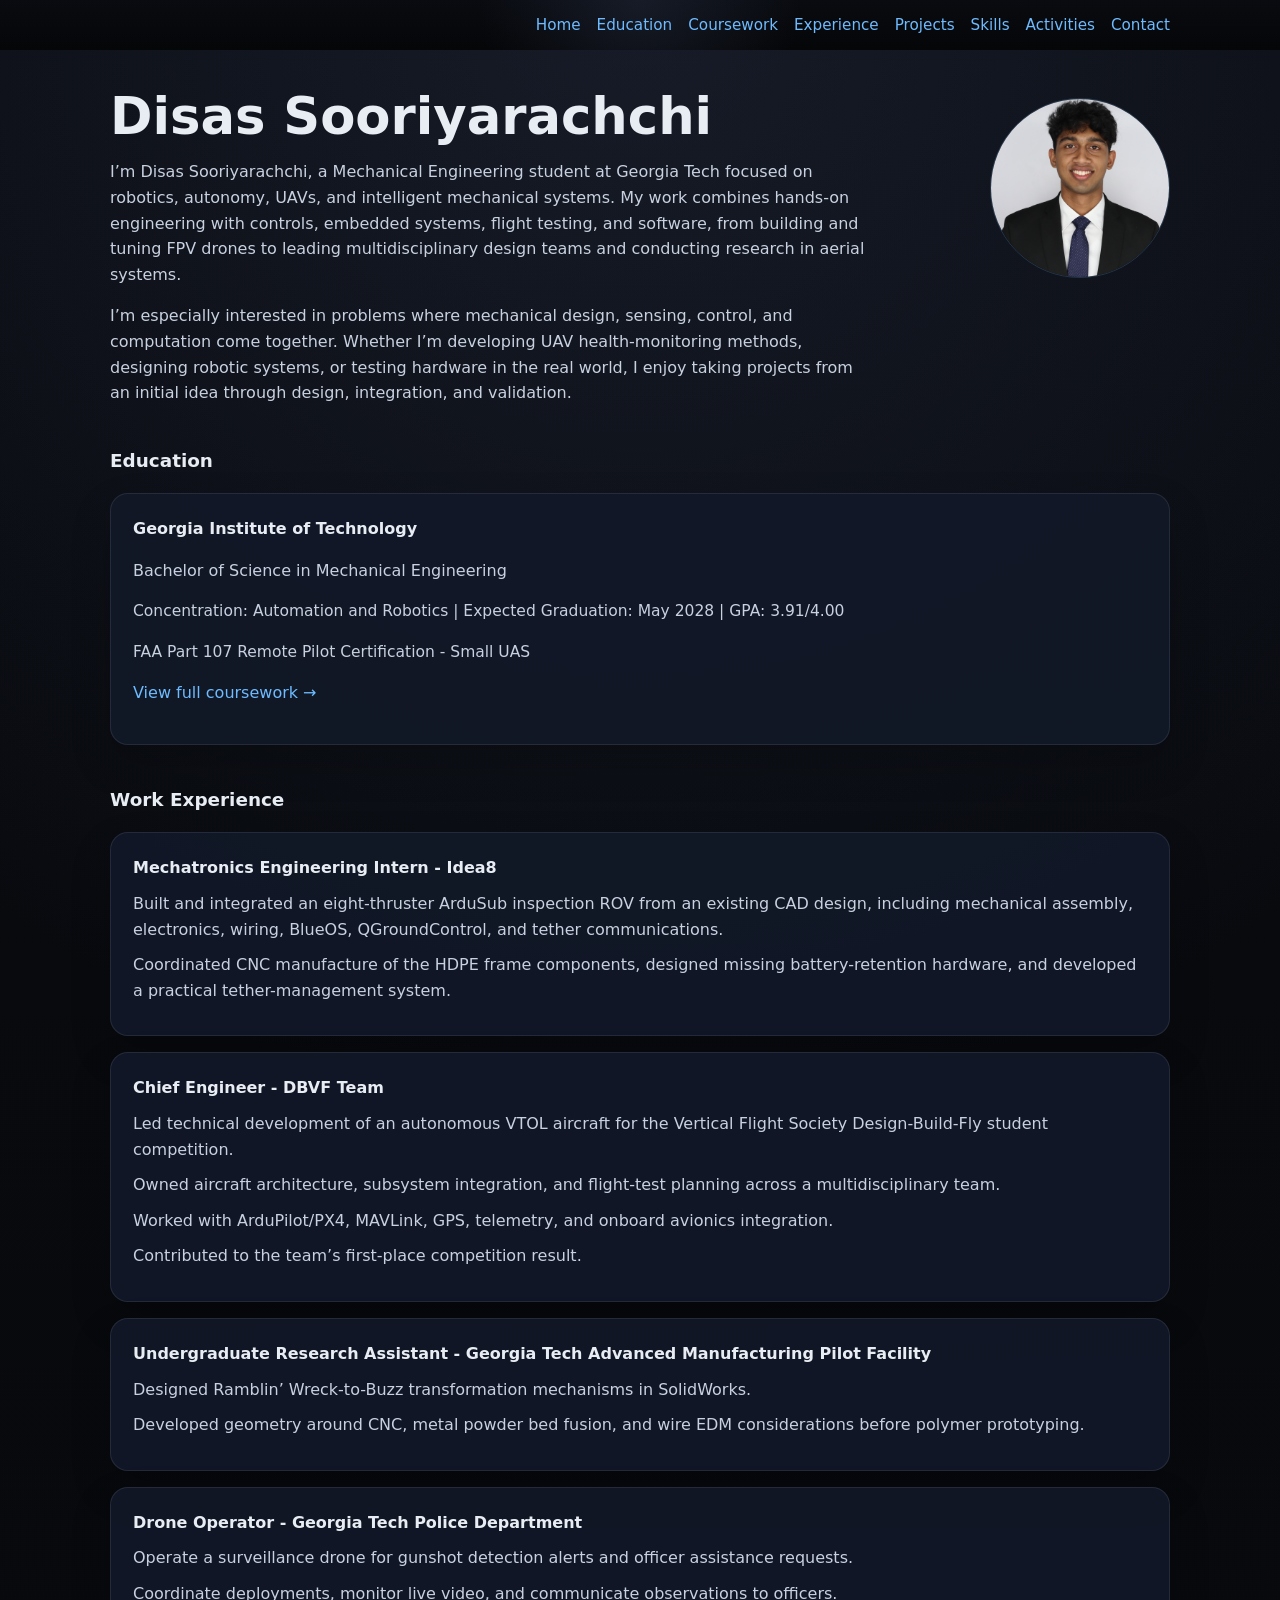
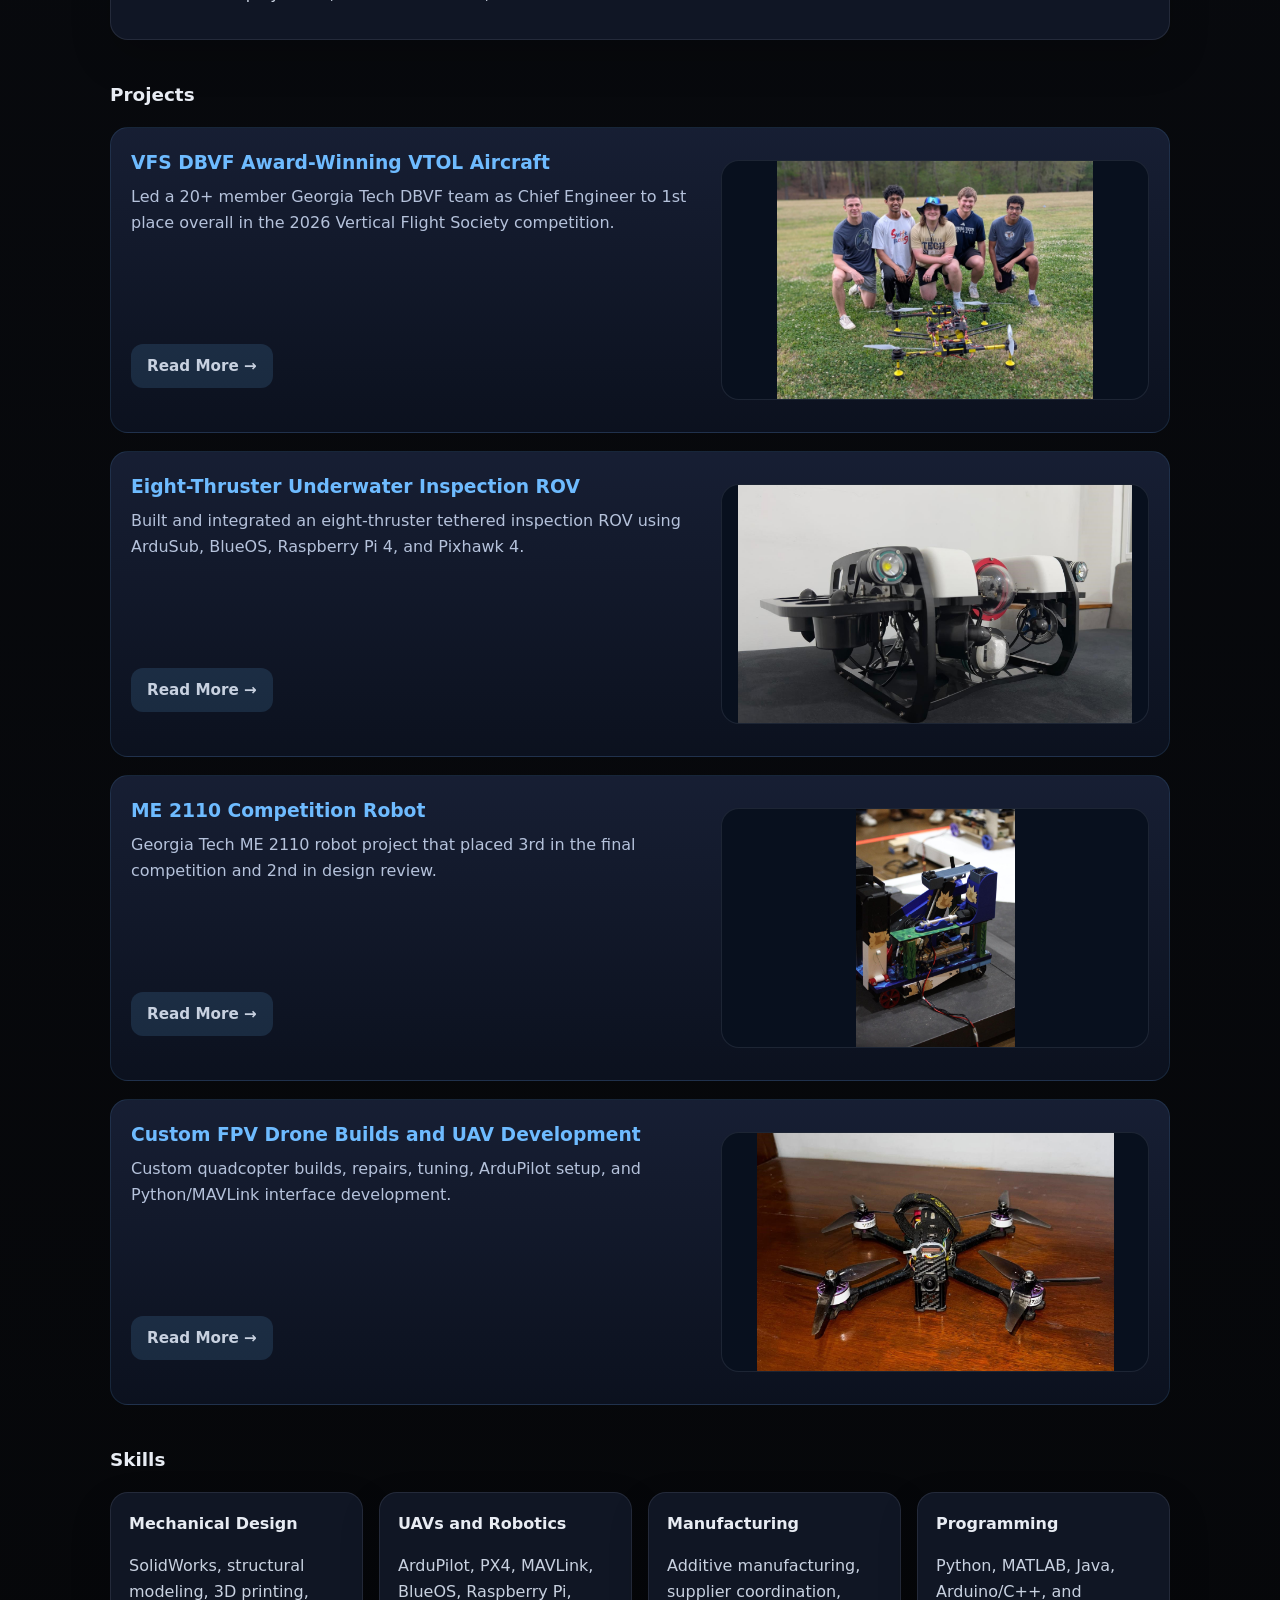
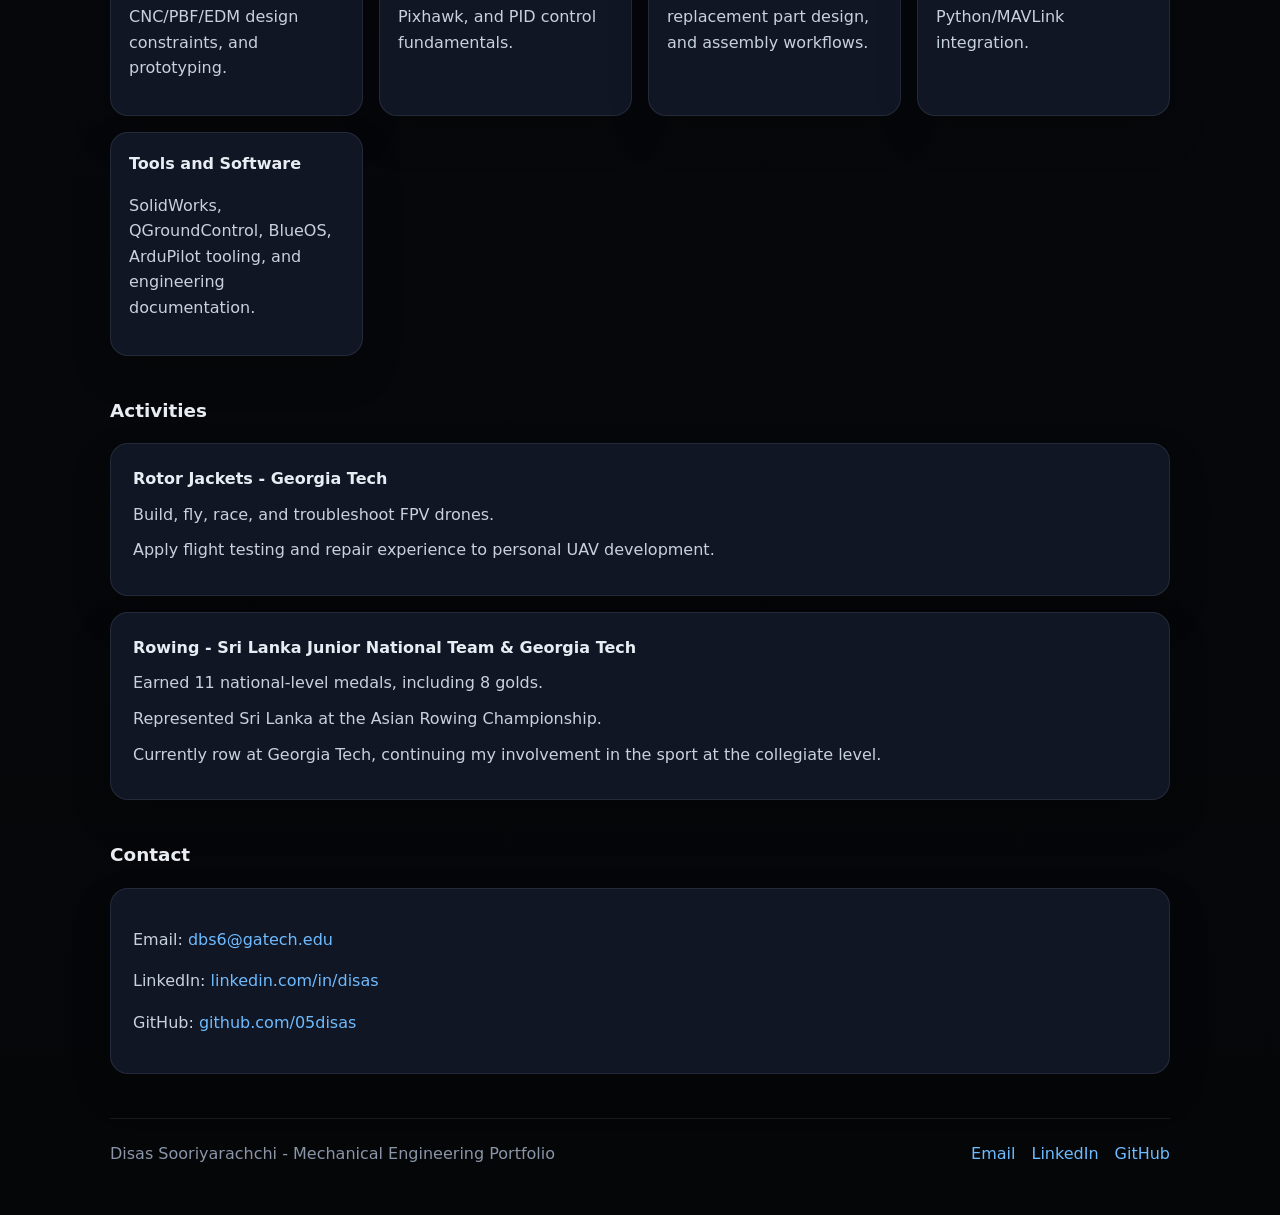
<file: index.html>
<!DOCTYPE html>
<html lang="en">
<head>
    <meta charset="UTF-8">
    <meta name="viewport" content="width=device-width, initial-scale=1.0">
    <title>Disas Buwanesh Sooriyarachchi | Mechanical Engineering Portfolio</title>
    <meta name="description" content="Disas Buwanesh Sooriyarachchi is a Mechanical Engineering student at Georgia Tech focused on robotics, autonomy, UAVs, and intelligent mechanical systems. Portfolio of DBVF, drone, and robotics projects.">
    <link rel="canonical" href="https://05disas.github.io/">
    <meta name="google-site-verification" content="gZNbs9G2jtSIhzB1eGzzBZg3LCLuURdnmpBCsPxsN9g" />
    <meta property="og:title" content="Disas Buwanesh Sooriyarachchi | Mechanical Engineering Portfolio">
    <meta property="og:description" content="Mechanical Engineering student at Georgia Tech focused on robotics, autonomy, UAVs, and intelligent mechanical systems.">
    <meta property="og:type" content="website">
    <meta property="og:url" content="https://05disas.github.io/">
    <meta property="og:image" content="https://05disas.github.io/assets/images/profile.jpg">
    <meta name="twitter:card" content="summary">
    <script type="application/ld+json">
    {
      "@context": "https://schema.org",
      "@type": "Person",
      "name": "Disas Buwanesh Sooriyarachchi",
      "alternateName": "Disas Sooriyarachchi",
      "url": "https://05disas.github.io/",
      "jobTitle": "Mechanical Engineering Student",
      "alumniOf": {
        "@type": "CollegeOrUniversity",
        "name": "Georgia Institute of Technology"
      },
      "sameAs": [
        "https://www.linkedin.com/in/disas",
        "https://github.com/05disas"
      ]
    }
    </script>
    <link rel="stylesheet" href="styles/style.css">
</head>
<body class="home-page">
    <div class="page-shell">
        <header class="header">
            <div>
                <p class="site-title">Disas Sooriyarachchi</p>
            </div>
            <button class="nav-toggle" type="button" aria-label="Toggle navigation menu">
                <img src="assets/menu-icon.svg" alt="" aria-hidden="true">
            </button>
            <nav class="nav-links" aria-label="Primary navigation">
                <a href="#home">Home</a>
                <a href="#education">Education</a>
                <a href="coursework.html">Coursework</a>
                <a href="#experience">Experience</a>
                <a href="#projects">Projects</a>
                <a href="#skills">Skills</a>
                <a href="#activities">Activities</a>
                <a href="#contact">Contact</a>
            </nav>
        </header>

        <main class="body-offset">
            <section id="home" class="section">
                <div class="profile-panel">
                    <div>
                        <h1 class="main-title">Disas Sooriyarachchi</h1>
                        <p class="subtitle">I&rsquo;m Disas Sooriyarachchi, a Mechanical Engineering student at Georgia Tech focused on robotics, autonomy, UAVs, and intelligent mechanical systems. My work combines hands-on engineering with controls, embedded systems, flight testing, and software, from building and tuning FPV drones to leading multidisciplinary design teams and conducting research in aerial systems.</p>
                    </div>
                    <img class="profile-image" src="assets/images/profile.jpg" alt="Disas Sooriyarachchi">
                </div>
                <p class="subtitle">I&rsquo;m especially interested in problems where mechanical design, sensing, control, and computation come together. Whether I&rsquo;m developing UAV health-monitoring methods, designing robotic systems, or testing hardware in the real world, I enjoy taking projects from an initial idea through design, integration, and validation.</p>
            </section>

            <section id="education" class="section">
                <h2 class="section-title">Education</h2>
                <div class="card">
                    <h3>Georgia Institute of Technology</h3>
                    <p>Bachelor of Science in Mechanical Engineering</p>
                    <p class="section-note">
                        Concentration: Automation and Robotics | Expected Graduation: May 2028 | GPA: 3.91/4.00
                    </p>
                    <p class="section-note">FAA Part 107 Remote Pilot Certification - Small UAS</p>
                    <p><a href="coursework.html">View full coursework &rarr;</a></p>
                </div>
            </section>

            <section id="experience" class="section">
                <h2 class="section-title">Work Experience</h2>
                <div class="section-grid">
                    <div class="card">
                        <h3>Mechatronics Engineering Intern - Idea8</h3>
                        <ul class="card-list">
                            <li>Built and integrated an eight-thruster ArduSub inspection ROV from an existing CAD design, including mechanical assembly, electronics, wiring, BlueOS, QGroundControl, and tether communications.</li>
                            <li>Coordinated CNC manufacture of the HDPE frame components, designed missing battery-retention hardware, and developed a practical tether-management system.</li>
                        </ul>
                    </div>
                    <div class="card">
                        <h3>Chief Engineer - DBVF Team</h3>
                        <ul class="card-list">
                            <li>Led technical development of an autonomous VTOL aircraft for the Vertical Flight Society Design-Build-Fly student competition.</li>
                            <li>Owned aircraft architecture, subsystem integration, and flight-test planning across a multidisciplinary team.</li>
                            <li>Worked with ArduPilot/PX4, MAVLink, GPS, telemetry, and onboard avionics integration.</li>
                            <li>Contributed to the team&rsquo;s first-place competition result.</li>
                        </ul>
                    </div>
                    <div class="card">
                        <h3>Undergraduate Research Assistant - Georgia Tech Advanced Manufacturing Pilot Facility</h3>
                        <ul class="card-list">
                            <li>Designed Ramblin&rsquo; Wreck-to-Buzz transformation mechanisms in SolidWorks.</li>
                            <li>Developed geometry around CNC, metal powder bed fusion, and wire EDM considerations before polymer prototyping.</li>
                        </ul>
                    </div>
                    <div class="card">
                        <h3>Drone Operator - Georgia Tech Police Department</h3>
                        <ul class="card-list">
                            <li>Operate a surveillance drone for gunshot detection alerts and officer assistance requests.</li>
                            <li>Coordinate deployments, monitor live video, and communicate observations to officers.</li>
                        </ul>
                    </div>
                </div>
            </section>

            <section id="projects" class="section">
                <h2 class="section-title">Projects</h2>
                <div class="project-grid">
                    <div class="project-card">
                        <div class="project-card-content">
                            <div class="project-info">
                                <div>
                                    <h3><a class="project-title-link" href="projects/dbvf-vtol.html">VFS DBVF Award-Winning VTOL Aircraft</a></h3>
                                    <p>Led a 20+ member Georgia Tech DBVF team as Chief Engineer to 1st place overall in the 2026 Vertical Flight Society competition.</p>
                                </div>
                                <a class="project-card-action" href="projects/dbvf-vtol.html">Read More &rarr;</a>
                            </div>
                            <div class="project-visual">
                                <img class="project-cover" src="assets/images/dbvf.jpeg" alt="VFS DBVF Award-Winning VTOL Aircraft">
                            </div>
                        </div>
                    </div>
                    <div class="project-card">
                        <div class="project-card-content">
                            <div class="project-info">
                                <div>
                                    <h3><a class="project-title-link" href="projects/submarine-rov.html">Eight-Thruster Underwater Inspection ROV</a></h3>
                                    <p>Built and integrated an eight-thruster tethered inspection ROV using ArduSub, BlueOS, Raspberry Pi 4, and Pixhawk 4.</p>
                                </div>
                                <a class="project-card-action" href="projects/submarine-rov.html">Read More &rarr;</a>
                            </div>
                            <div class="project-visual">
                                <img class="project-cover" src="assets/images/Projects/Submarine/Picture%20of%20the%20submarine.jpeg" alt="Eight-Thruster Underwater Inspection ROV">
                            </div>
                        </div>
                    </div>
                    <div class="project-card">
                        <div class="project-card-content">
                            <div class="project-info">
                                <div>
                                    <h3><a class="project-title-link" href="projects/me2110-competition-robot.html">ME 2110 Competition Robot</a></h3>
                                    <p>Georgia Tech ME 2110 robot project that placed 3rd in the final competition and 2nd in design review.</p>
                                </div>
                                <a class="project-card-action" href="projects/me2110-competition-robot.html">Read More &rarr;</a>
                            </div>
                            <div class="project-visual">
                                <img class="project-cover" src="assets/images/me2110_comp.jpeg" alt="ME 2110 Competition Robot">
                            </div>
                        </div>
                    </div>
                    <div class="project-card">
                        <div class="project-card-content">
                            <div class="project-info">
                                <div>
                                    <h3><a class="project-title-link" href="projects/fpv-drone-builds.html">Custom FPV Drone Builds and UAV Development</a></h3>
                                    <p>Custom quadcopter builds, repairs, tuning, ArduPilot setup, and Python/MAVLink interface development.</p>
                                </div>
                                <a class="project-card-action" href="projects/fpv-drone-builds.html">Read More &rarr;</a>
                            </div>
                            <div class="project-visual">
                                <img class="project-cover" src="assets/images/fpvdrone.jpeg?v=b72b39e79eee" alt="Custom FPV Drone Builds and UAV Development">
                            </div>
                        </div>
                    </div>
                </div>
            </section>

            <section id="skills" class="section">
                <h2 class="section-title">Skills</h2>
                <div class="list-columns">
                    <div class="card card-compact">
                        <h3>Mechanical Design</h3>
                        <p>SolidWorks, structural modeling, 3D printing, CNC/PBF/EDM design constraints, and prototyping.</p>
                    </div>
                    <div class="card card-compact">
                        <h3>UAVs and Robotics</h3>
                        <p>ArduPilot, PX4, MAVLink, BlueOS, Raspberry Pi, Pixhawk, and PID control fundamentals.</p>
                    </div>
                    <div class="card card-compact">
                        <h3>Manufacturing</h3>
                        <p>Additive manufacturing, supplier coordination, replacement part design, and assembly workflows.</p>
                    </div>
                    <div class="card card-compact">
                        <h3>Programming</h3>
                        <p>Python, MATLAB, Java, Arduino/C++, and Python/MAVLink integration.</p>
                    </div>
                    <div class="card card-compact">
                        <h3>Tools and Software</h3>
                        <p>SolidWorks, QGroundControl, BlueOS, ArduPilot tooling, and engineering documentation.</p>
                    </div>
                </div>
            </section>

            <section id="activities" class="section">
                <h2 class="section-title">Activities</h2>
                <div class="section-grid">
                    <div class="card">
                        <h3>Rotor Jackets - Georgia Tech</h3>
                        <ul class="card-list">
                            <li>Build, fly, race, and troubleshoot FPV drones.</li>
                            <li>Apply flight testing and repair experience to personal UAV development.</li>
                        </ul>
                    </div>
                    <div class="card">
                        <h3>Rowing - Sri Lanka Junior National Team &amp; Georgia Tech</h3>
                        <ul class="card-list">
                            <li>Earned 11 national-level medals, including 8 golds.</li>
                            <li>Represented Sri Lanka at the Asian Rowing Championship.</li>
                            <li>Currently row at Georgia Tech, continuing my involvement in the sport at the collegiate level.</li>
                        </ul>
                    </div>
                </div>
            </section>

            <section id="contact" class="section">
                <h2 class="section-title">Contact</h2>
                <div class="card">
                    <p>Email: <a href="mailto:dbs6@gatech.edu">dbs6@gatech.edu</a></p>
                    <p>LinkedIn: <a href="https://www.linkedin.com/in/disas">linkedin.com/in/disas</a></p>
                    <p>GitHub: <a href="https://github.com/05disas">github.com/05disas</a></p>
                </div>
            </section>
        </main>

        <footer class="footer">
            <p>Disas Sooriyarachchi - Mechanical Engineering Portfolio</p>
            <div class="social-links">
                <a href="mailto:dbs6@gatech.edu">Email</a>
                <a href="https://www.linkedin.com/in/disas">LinkedIn</a>
                <a href="https://github.com/05disas">GitHub</a>
            </div>
        </footer>
    </div>
    <script src="scripts/main.js"></script>
</body>
</html>
</file>
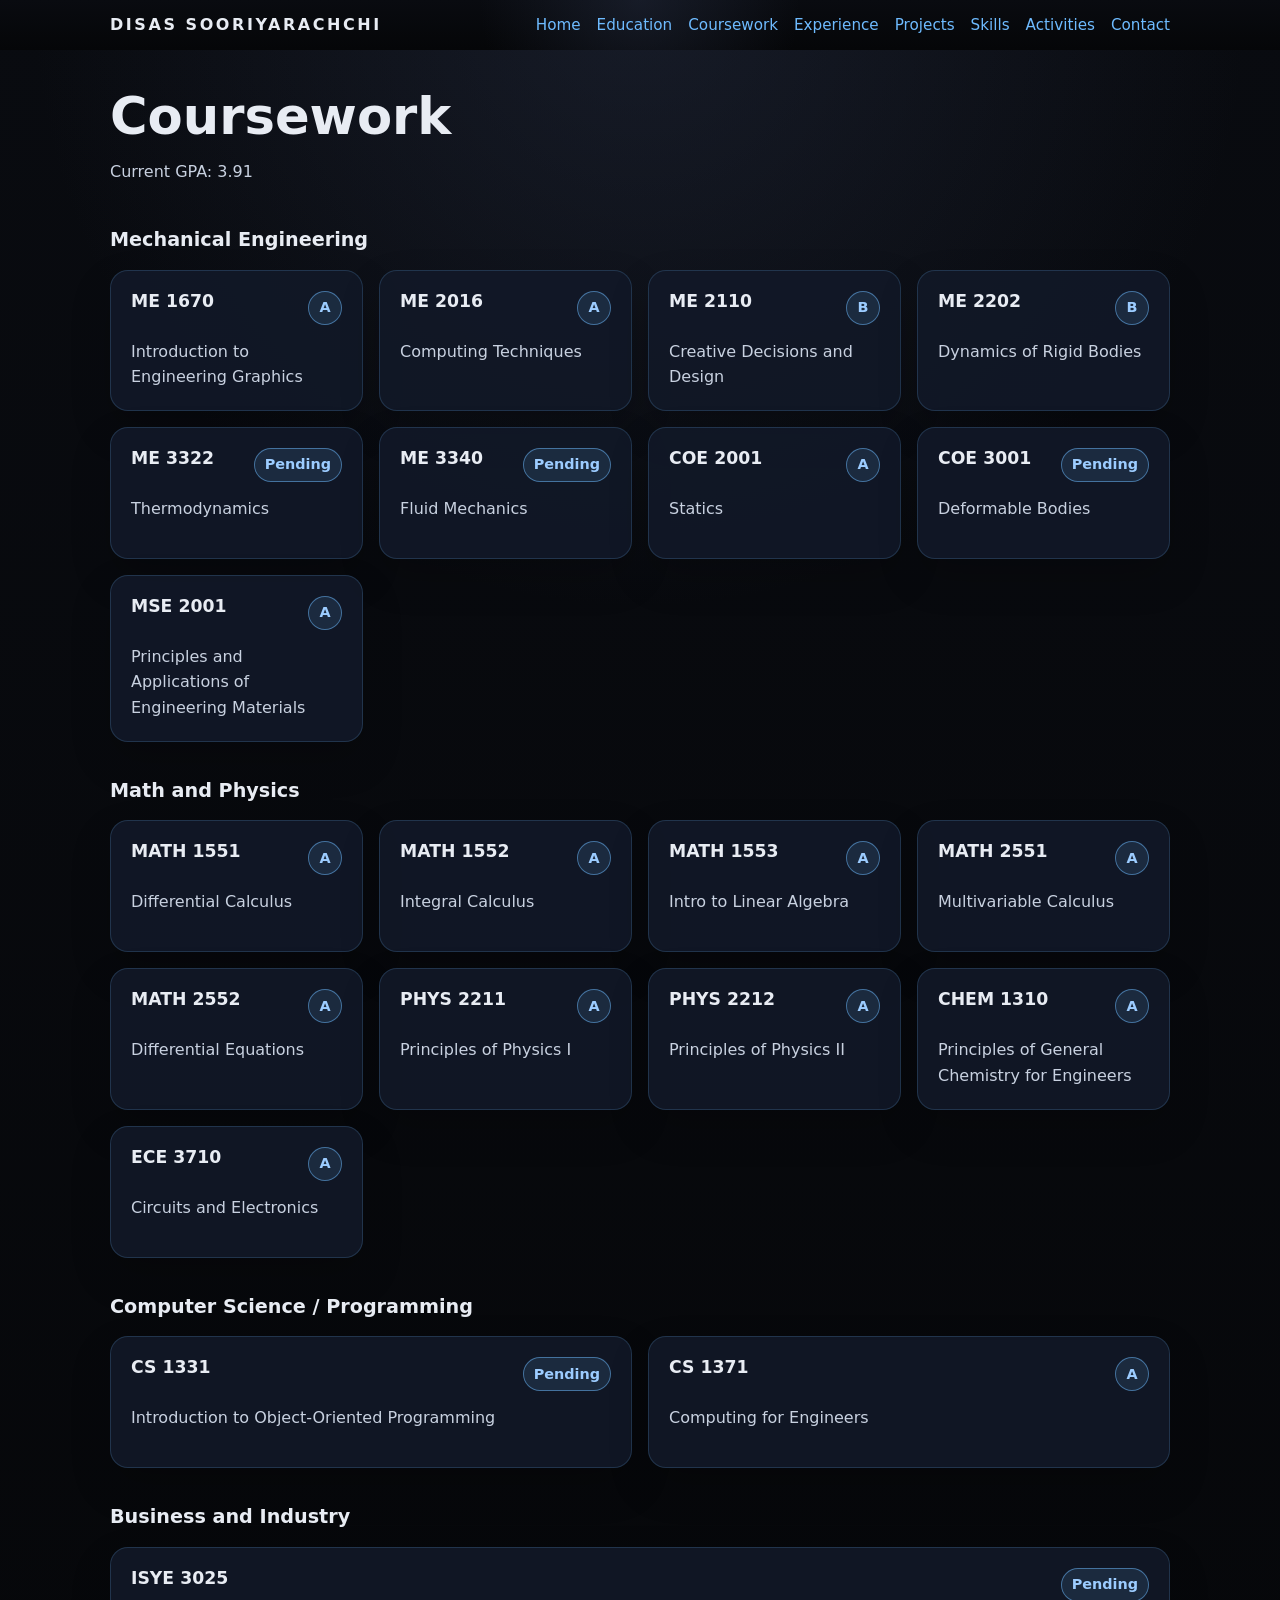
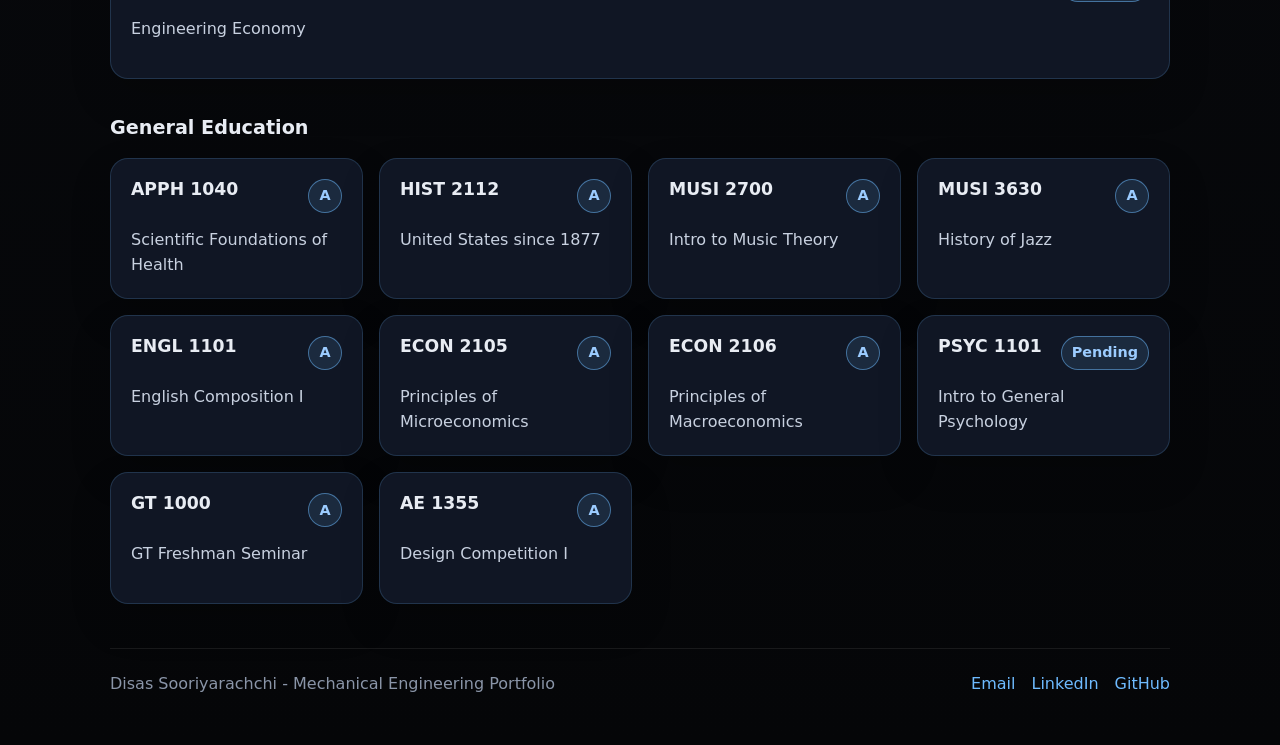
<file: coursework.html>
<!DOCTYPE html>
<html lang="en">
<head>
    <meta charset="UTF-8">
    <meta name="viewport" content="width=device-width, initial-scale=1.0">
    <title>Coursework | Disas Sooriyarachchi</title>
    <link rel="stylesheet" href="styles/style.css">
</head>
<body>
    <div class="page-shell">
        <header class="header">
            <div>
                <p class="site-title">Disas Sooriyarachchi</p>
            </div>
            <button class="nav-toggle" type="button" aria-label="Toggle navigation menu">
                <img src="assets/menu-icon.svg" alt="" aria-hidden="true">
            </button>
            <nav class="nav-links" aria-label="Primary navigation">
                <a href="index.html">Home</a>
                <a href="index.html#education">Education</a>
                <a href="coursework.html">Coursework</a>
                <a href="index.html#experience">Experience</a>
                <a href="index.html#projects">Projects</a>
                <a href="index.html#skills">Skills</a>
                <a href="index.html#activities">Activities</a>
                <a href="index.html#contact">Contact</a>
            </nav>
        </header>

        <main>
            <section class="section">
                <h1 class="main-title">Coursework</h1>
                <p class="subtitle">Current GPA: 3.91</p>
            </section>

            <section class="section coursework-section">
                <div class="course-category">
                    <h2>Mechanical Engineering</h2>
                    <div class="course-grid">
                        <article class="course-card">
                            <div class="course-card-header">
                                <h3>ME 1670</h3>
                                <span class="course-status">A</span>
                            </div>
                            <p>Introduction to Engineering Graphics</p>
                        </article>
                        <article class="course-card">
                            <div class="course-card-header">
                                <h3>ME 2016</h3>
                                <span class="course-status">A</span>
                            </div>
                            <p>Computing Techniques</p>
                        </article>
                        <article class="course-card">
                            <div class="course-card-header">
                                <h3>ME 2110</h3>
                                <span class="course-status">B</span>
                            </div>
                            <p>Creative Decisions and Design</p>
                        </article>
                        <article class="course-card">
                            <div class="course-card-header">
                                <h3>ME 2202</h3>
                                <span class="course-status">B</span>
                            </div>
                            <p>Dynamics of Rigid Bodies</p>
                        </article>
                        <article class="course-card">
                            <div class="course-card-header">
                                <h3>ME 3322</h3>
                                <span class="course-status course-status-wide">Pending</span>
                            </div>
                            <p>Thermodynamics</p>
                        </article>
                        <article class="course-card">
                            <div class="course-card-header">
                                <h3>ME 3340</h3>
                                <span class="course-status course-status-wide">Pending</span>
                            </div>
                            <p>Fluid Mechanics</p>
                        </article>
                        <article class="course-card">
                            <div class="course-card-header">
                                <h3>COE 2001</h3>
                                <span class="course-status">A</span>
                            </div>
                            <p>Statics</p>
                        </article>
                        <article class="course-card">
                            <div class="course-card-header">
                                <h3>COE 3001</h3>
                                <span class="course-status course-status-wide">Pending</span>
                            </div>
                            <p>Deformable Bodies</p>
                        </article>
                        <article class="course-card">
                            <div class="course-card-header">
                                <h3>MSE 2001</h3>
                                <span class="course-status">A</span>
                            </div>
                            <p>Principles and Applications of Engineering Materials</p>
                        </article>
                    </div>
                </div>

                <div class="course-category">
                    <h2>Math and Physics</h2>
                    <div class="course-grid">
                        <article class="course-card">
                            <div class="course-card-header">
                                <h3>MATH 1551</h3>
                                <span class="course-status">A</span>
                            </div>
                            <p>Differential Calculus</p>
                        </article>
                        <article class="course-card">
                            <div class="course-card-header">
                                <h3>MATH 1552</h3>
                                <span class="course-status">A</span>
                            </div>
                            <p>Integral Calculus</p>
                        </article>
                        <article class="course-card">
                            <div class="course-card-header">
                                <h3>MATH 1553</h3>
                                <span class="course-status">A</span>
                            </div>
                            <p>Intro to Linear Algebra</p>
                        </article>
                        <article class="course-card">
                            <div class="course-card-header">
                                <h3>MATH 2551</h3>
                                <span class="course-status">A</span>
                            </div>
                            <p>Multivariable Calculus</p>
                        </article>
                        <article class="course-card">
                            <div class="course-card-header">
                                <h3>MATH 2552</h3>
                                <span class="course-status">A</span>
                            </div>
                            <p>Differential Equations</p>
                        </article>
                        <article class="course-card">
                            <div class="course-card-header">
                                <h3>PHYS 2211</h3>
                                <span class="course-status">A</span>
                            </div>
                            <p>Principles of Physics I</p>
                        </article>
                        <article class="course-card">
                            <div class="course-card-header">
                                <h3>PHYS 2212</h3>
                                <span class="course-status">A</span>
                            </div>
                            <p>Principles of Physics II</p>
                        </article>
                        <article class="course-card">
                            <div class="course-card-header">
                                <h3>CHEM 1310</h3>
                                <span class="course-status">A</span>
                            </div>
                            <p>Principles of General Chemistry for Engineers</p>
                        </article>
                        <article class="course-card">
                            <div class="course-card-header">
                                <h3>ECE 3710</h3>
                                <span class="course-status">A</span>
                            </div>
                            <p>Circuits and Electronics</p>
                        </article>
                    </div>
                </div>

                <div class="course-category">
                    <h2>Computer Science / Programming</h2>
                    <div class="course-grid">
                        <article class="course-card">
                            <div class="course-card-header">
                                <h3>CS 1331</h3>
                                <span class="course-status course-status-wide">Pending</span>
                            </div>
                            <p>Introduction to Object-Oriented Programming</p>
                        </article>
                        <article class="course-card">
                            <div class="course-card-header">
                                <h3>CS 1371</h3>
                                <span class="course-status">A</span>
                            </div>
                            <p>Computing for Engineers</p>
                        </article>
                    </div>
                </div>

                <div class="course-category">
                    <h2>Business and Industry</h2>
                    <div class="course-grid">
                        <article class="course-card">
                            <div class="course-card-header">
                                <h3>ISYE 3025</h3>
                                <span class="course-status course-status-wide">Pending</span>
                            </div>
                            <p>Engineering Economy</p>
                        </article>
                    </div>
                </div>

                <div class="course-category">
                    <h2>General Education</h2>
                    <div class="course-grid">
                        <article class="course-card">
                            <div class="course-card-header">
                                <h3>APPH 1040</h3>
                                <span class="course-status">A</span>
                            </div>
                            <p>Scientific Foundations of Health</p>
                        </article>
                        <article class="course-card">
                            <div class="course-card-header">
                                <h3>HIST 2112</h3>
                                <span class="course-status">A</span>
                            </div>
                            <p>United States since 1877</p>
                        </article>
                        <article class="course-card">
                            <div class="course-card-header">
                                <h3>MUSI 2700</h3>
                                <span class="course-status">A</span>
                            </div>
                            <p>Intro to Music Theory</p>
                        </article>
                        <article class="course-card">
                            <div class="course-card-header">
                                <h3>MUSI 3630</h3>
                                <span class="course-status">A</span>
                            </div>
                            <p>History of Jazz</p>
                        </article>
                        <article class="course-card">
                            <div class="course-card-header">
                                <h3>ENGL 1101</h3>
                                <span class="course-status">A</span>
                            </div>
                            <p>English Composition I</p>
                        </article>
                        <article class="course-card">
                            <div class="course-card-header">
                                <h3>ECON 2105</h3>
                                <span class="course-status">A</span>
                            </div>
                            <p>Principles of Microeconomics</p>
                        </article>
                        <article class="course-card">
                            <div class="course-card-header">
                                <h3>ECON 2106</h3>
                                <span class="course-status">A</span>
                            </div>
                            <p>Principles of Macroeconomics</p>
                        </article>
                        <article class="course-card">
                            <div class="course-card-header">
                                <h3>PSYC 1101</h3>
                                <span class="course-status course-status-wide">Pending</span>
                            </div>
                            <p>Intro to General Psychology</p>
                        </article>
                        <article class="course-card">
                            <div class="course-card-header">
                                <h3>GT 1000</h3>
                                <span class="course-status">A</span>
                            </div>
                            <p>GT Freshman Seminar</p>
                        </article>
                        <article class="course-card">
                            <div class="course-card-header">
                                <h3>AE 1355</h3>
                                <span class="course-status">A</span>
                            </div>
                            <p>Design Competition I</p>
                        </article>
                    </div>
                </div>
            </section>
        </main>

        <footer class="footer">
            <p>Disas Sooriyarachchi - Mechanical Engineering Portfolio</p>
            <div class="social-links">
                <a href="mailto:dbs6@gatech.edu">Email</a>
                <a href="https://www.linkedin.com/in/disas">LinkedIn</a>
                <a href="https://github.com/05disas">GitHub</a>
            </div>
        </footer>
    </div>
    <script src="scripts/main.js"></script>
</body>
</html>
</file>
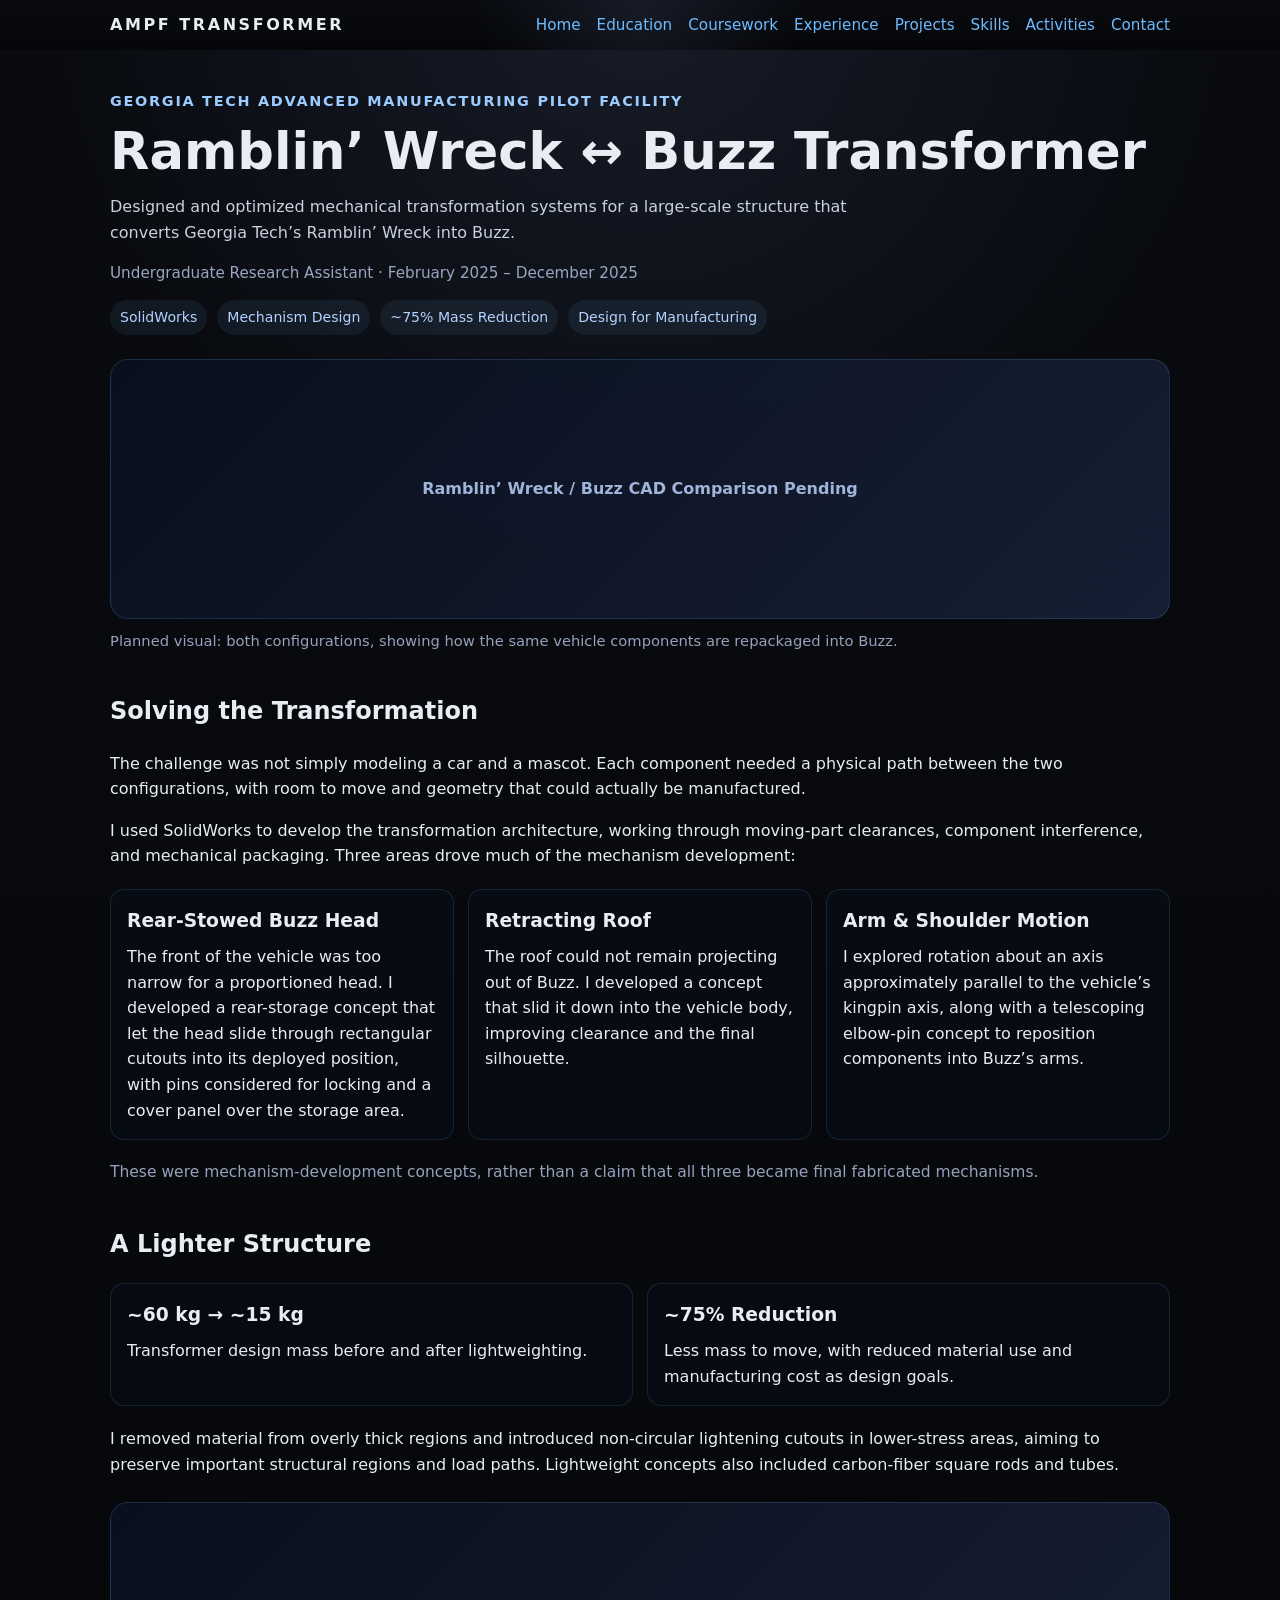
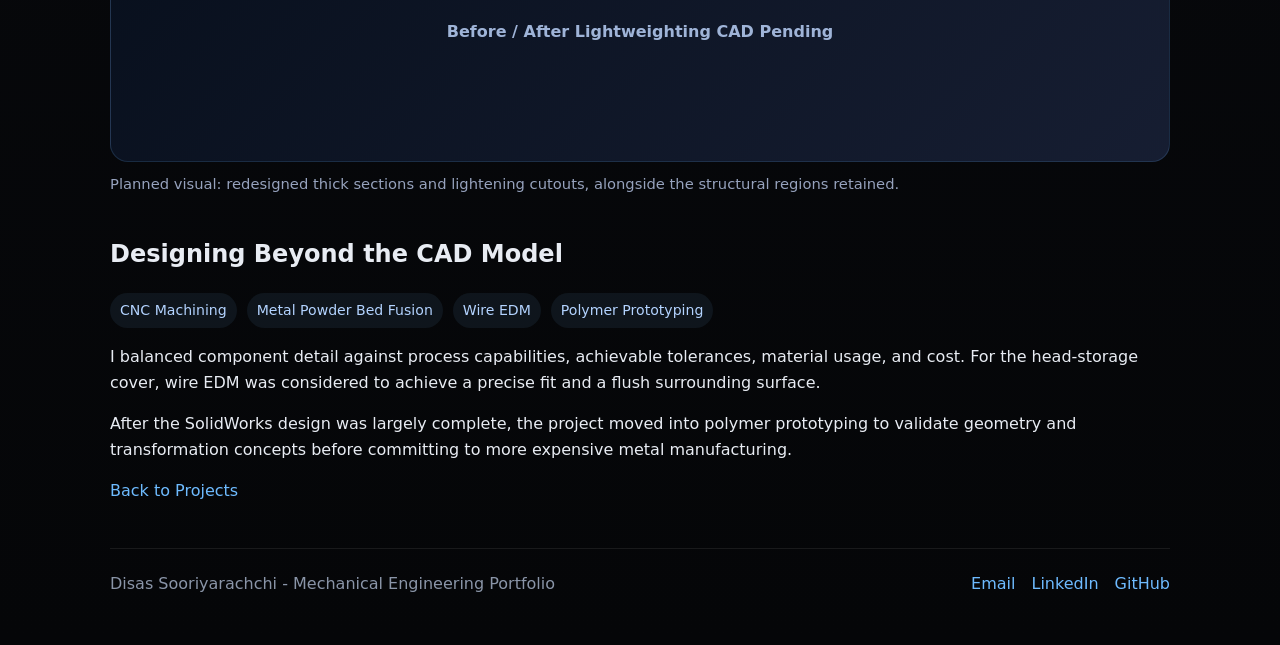
<file: projects/ampf-transformer.html>
<!DOCTYPE html>
<html lang="en">
<head>
    <meta charset="UTF-8">
    <meta name="viewport" content="width=device-width, initial-scale=1.0">
    <title>Ramblin&rsquo; Wreck &harr; Buzz Transformer | Disas Sooriyarachchi</title>
    <meta name="description" content="SolidWorks transformation mechanisms, mechanical packaging, polymer prototyping, and approximately 75% design mass reduction at Georgia Tech AMPF.">
    <link rel="stylesheet" href="../styles/style.css">
</head>
<body>
    <div class="page-shell">
        <header class="header">
            <p class="site-title">AMPF Transformer</p>
            <button class="nav-toggle" type="button" aria-label="Toggle navigation menu" aria-expanded="false">
                <img src="../assets/menu-icon.svg" alt="" aria-hidden="true">
            </button>
            <nav class="nav-links" aria-label="Primary navigation">
                <a href="../index.html">Home</a>
                <a href="../index.html#education">Education</a>
                <a href="../coursework.html">Coursework</a>
                <a href="../index.html#experience">Experience</a>
                <a href="../index.html#projects">Projects</a>
                <a href="../index.html#skills">Skills</a>
                <a href="../index.html#activities">Activities</a>
                <a href="../index.html#contact">Contact</a>
            </nav>
        </header>

        <main>
            <section class="section" aria-labelledby="project-title">
                <p class="project-kicker">Georgia Tech Advanced Manufacturing Pilot Facility</p>
                <h1 id="project-title" class="main-title">Ramblin&rsquo; Wreck &harr; Buzz Transformer</h1>
                <p class="subtitle">Designed and optimized mechanical transformation systems for a large-scale structure that converts Georgia Tech&rsquo;s Ramblin&rsquo; Wreck into Buzz.</p>
                <p class="small-text">Undergraduate Research Assistant &middot; February 2025 &ndash; December 2025</p>
                <div class="tag-row" aria-label="Project highlights">
                    <span class="tag">SolidWorks</span>
                    <span class="tag">Mechanism Design</span>
                    <span class="tag">~75% Mass Reduction</span>
                    <span class="tag">Design for Manufacturing</span>
                </div>
                <figure class="project-figure">
                    <!-- TODO: Replace this placeholder with actual side-by-side CAD views of the Ramblin' Wreck and Buzz configurations. -->
                    <div class="image-placeholder">Ramblin&rsquo; Wreck / Buzz CAD Comparison Pending</div>
                    <figcaption>Planned visual: both configurations, showing how the same vehicle components are repackaged into Buzz.</figcaption>
                </figure>
            </section>

            <section class="section case-study-section" aria-labelledby="design-title">
                <h2 id="design-title">Solving the Transformation</h2>
                <p>The challenge was not simply modeling a car and a mascot. Each component needed a physical path between the two configurations, with room to move and geometry that could actually be manufactured.</p>
                <p>I used SolidWorks to develop the transformation architecture, working through moving-part clearances, component interference, and mechanical packaging. Three areas drove much of the mechanism development:</p>
                <div class="detail-grid">
                    <div>
                        <h3>Rear-Stowed Buzz Head</h3>
                        <p>The front of the vehicle was too narrow for a proportioned head. I developed a rear-storage concept that let the head slide through rectangular cutouts into its deployed position, with pins considered for locking and a cover panel over the storage area.</p>
                    </div>
                    <div>
                        <h3>Retracting Roof</h3>
                        <p>The roof could not remain projecting out of Buzz. I developed a concept that slid it down into the vehicle body, improving clearance and the final silhouette.</p>
                    </div>
                    <div>
                        <h3>Arm &amp; Shoulder Motion</h3>
                        <p>I explored rotation about an axis approximately parallel to the vehicle&rsquo;s kingpin axis, along with a telescoping elbow-pin concept to reposition components into Buzz&rsquo;s arms.</p>
                    </div>
                </div>
                <p class="section-note">These were mechanism-development concepts, rather than a claim that all three became final fabricated mechanisms.</p>
                <!-- TODO: Add real head-deployment, roof-retraction, or shoulder CAD views here, with captions explaining the motion and clearances. -->
            </section>

            <section class="section case-study-section" aria-labelledby="weight-title">
                <h2 id="weight-title">A Lighter Structure</h2>
                <div class="detail-grid" aria-label="Design mass reduction">
                    <div><h3>~60 kg &rarr; ~15 kg</h3><p>Transformer design mass before and after lightweighting.</p></div>
                    <div><h3>~75% Reduction</h3><p>Less mass to move, with reduced material use and manufacturing cost as design goals.</p></div>
                </div>
                <p>I removed material from overly thick regions and introduced non-circular lightening cutouts in lower-stress areas, aiming to preserve important structural regions and load paths. Lightweight concepts also included carbon-fiber square rods and tubes.</p>
                <figure class="project-figure">
                    <!-- TODO: Replace this placeholder with actual before/after SolidWorks geometry showing material removal and retained structural regions. -->
                    <div class="image-placeholder">Before / After Lightweighting CAD Pending</div>
                    <figcaption>Planned visual: redesigned thick sections and lightening cutouts, alongside the structural regions retained.</figcaption>
                </figure>
            </section>

            <section class="section case-study-section" aria-labelledby="manufacturing-title">
                <h2 id="manufacturing-title">Designing Beyond the CAD Model</h2>
                <div class="tag-row" aria-label="Manufacturing approaches considered">
                    <span class="tag">CNC Machining</span>
                    <span class="tag">Metal Powder Bed Fusion</span>
                    <span class="tag">Wire EDM</span>
                    <span class="tag">Polymer Prototyping</span>
                </div>
                <p>I balanced component detail against process capabilities, achievable tolerances, material usage, and cost. For the head-storage cover, wire EDM was considered to achieve a precise fit and a flush surrounding surface.</p>
                <p>After the SolidWorks design was largely complete, the project moved into polymer prototyping to validate geometry and transformation concepts before committing to more expensive metal manufacturing.</p>
                <!-- TODO: Add an actual polymer prototype photo with a caption identifying the geometry or transformation concept being checked. -->
                <p><a href="../index.html#projects">Back to Projects</a></p>
            </section>
        </main>

        <footer class="footer">
            <p>Disas Sooriyarachchi - Mechanical Engineering Portfolio</p>
            <div class="social-links">
                <a href="mailto:dbs6@gatech.edu">Email</a>
                <a href="https://www.linkedin.com/in/disas">LinkedIn</a>
                <a href="https://github.com/05disas">GitHub</a>
            </div>
        </footer>
    </div>
    <script src="../scripts/main.js"></script>
</body>
</html>
</file>
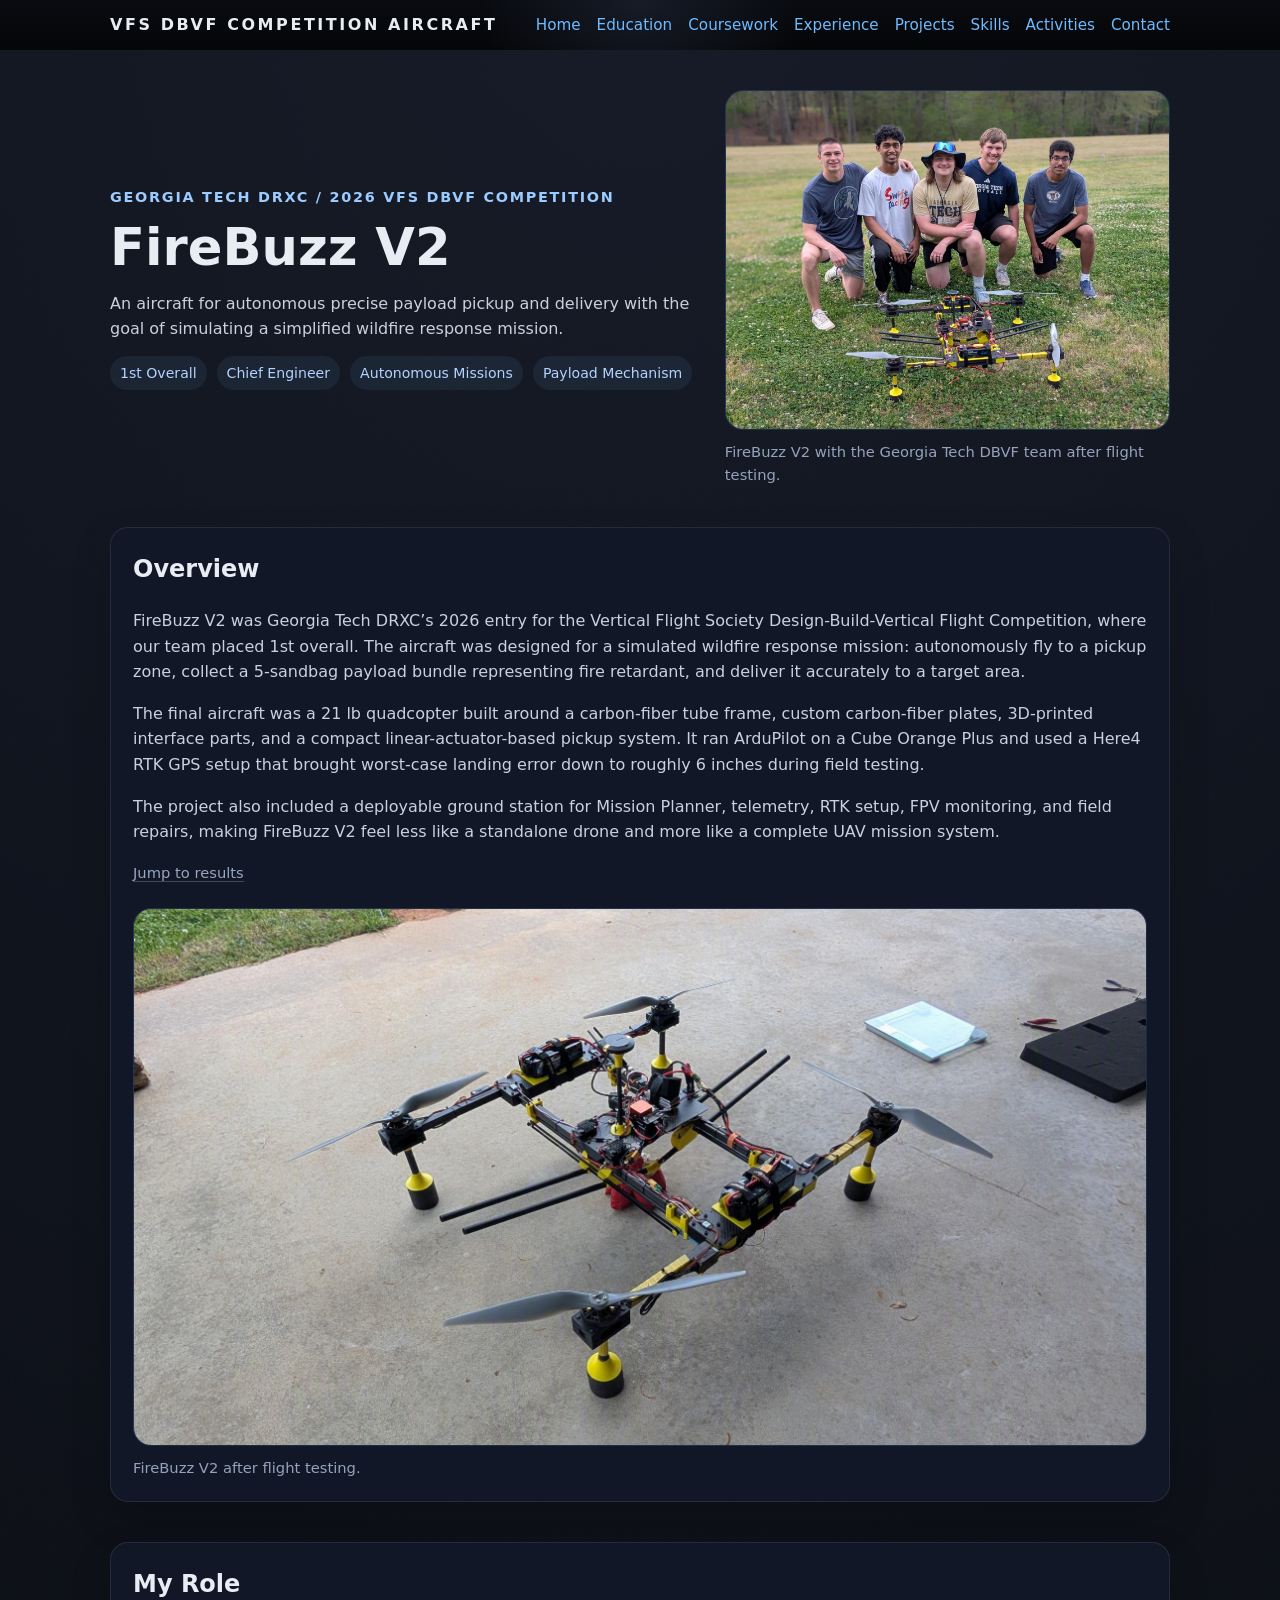
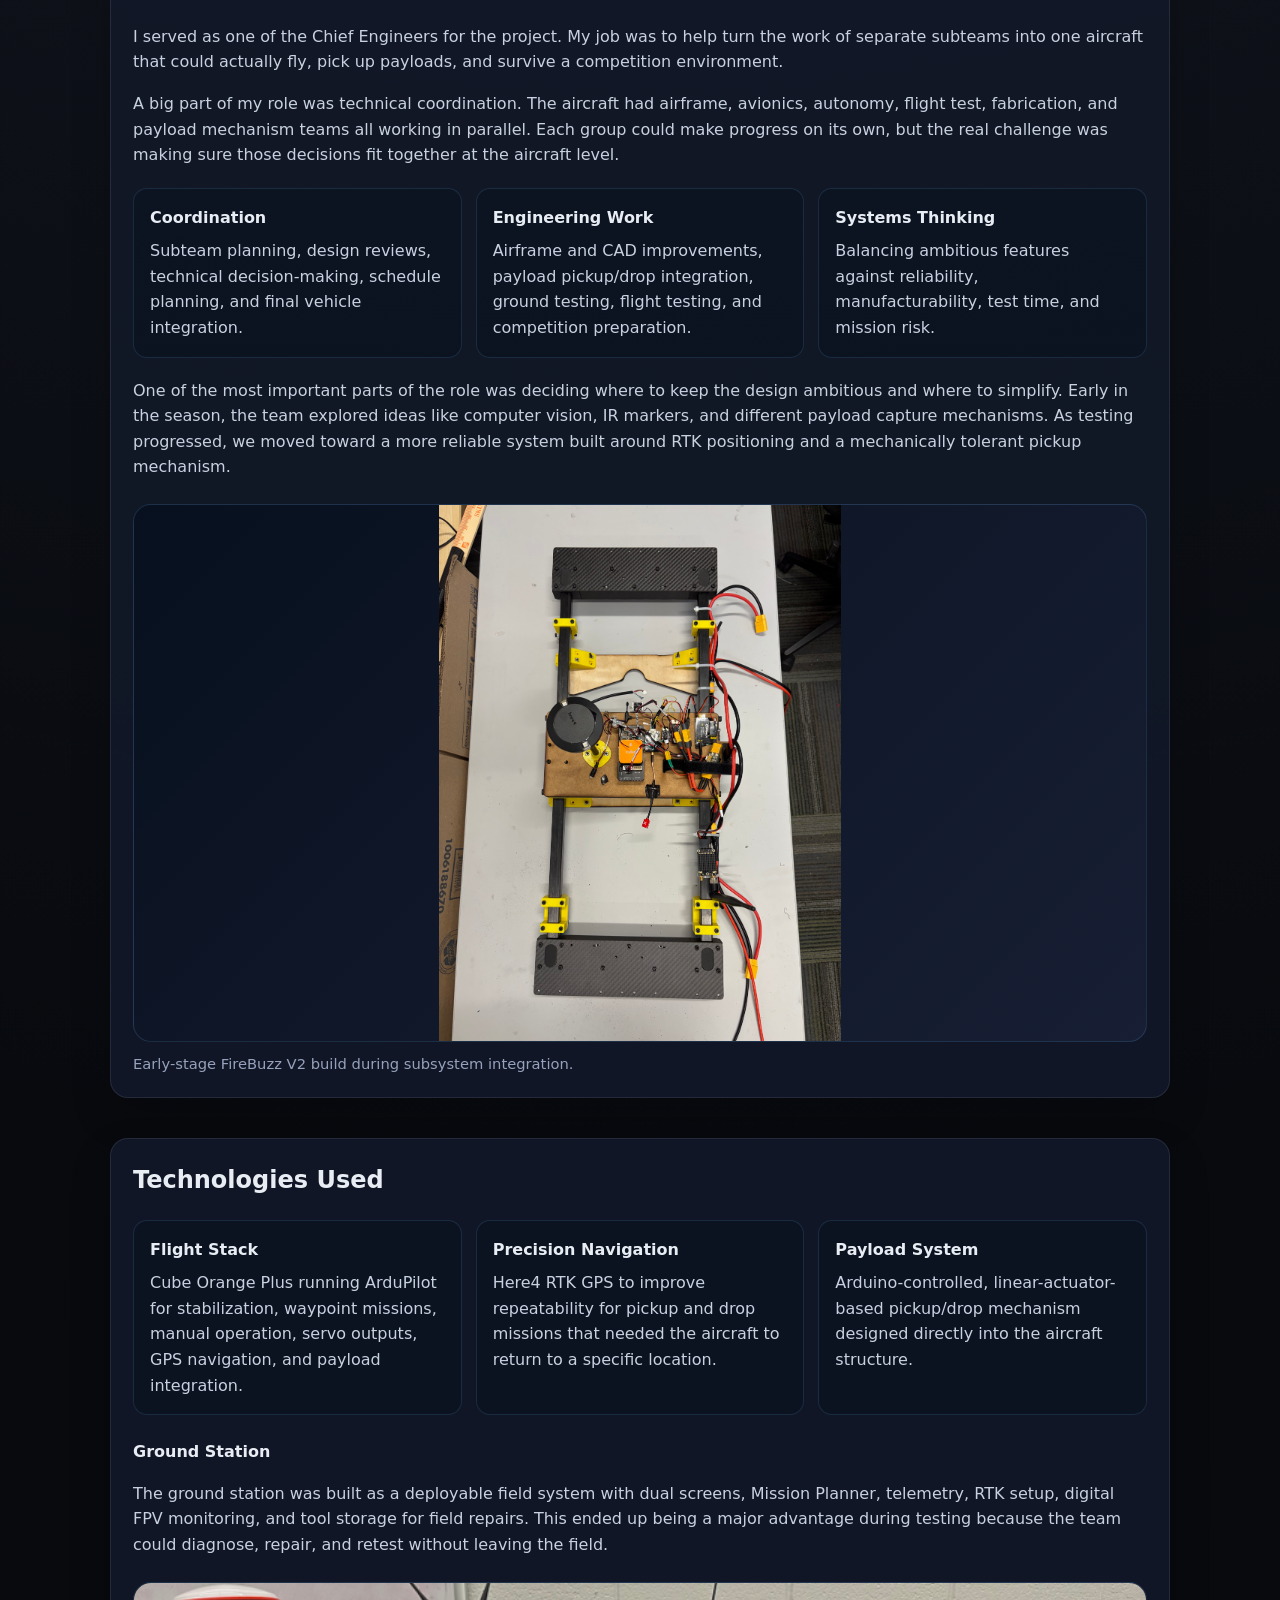
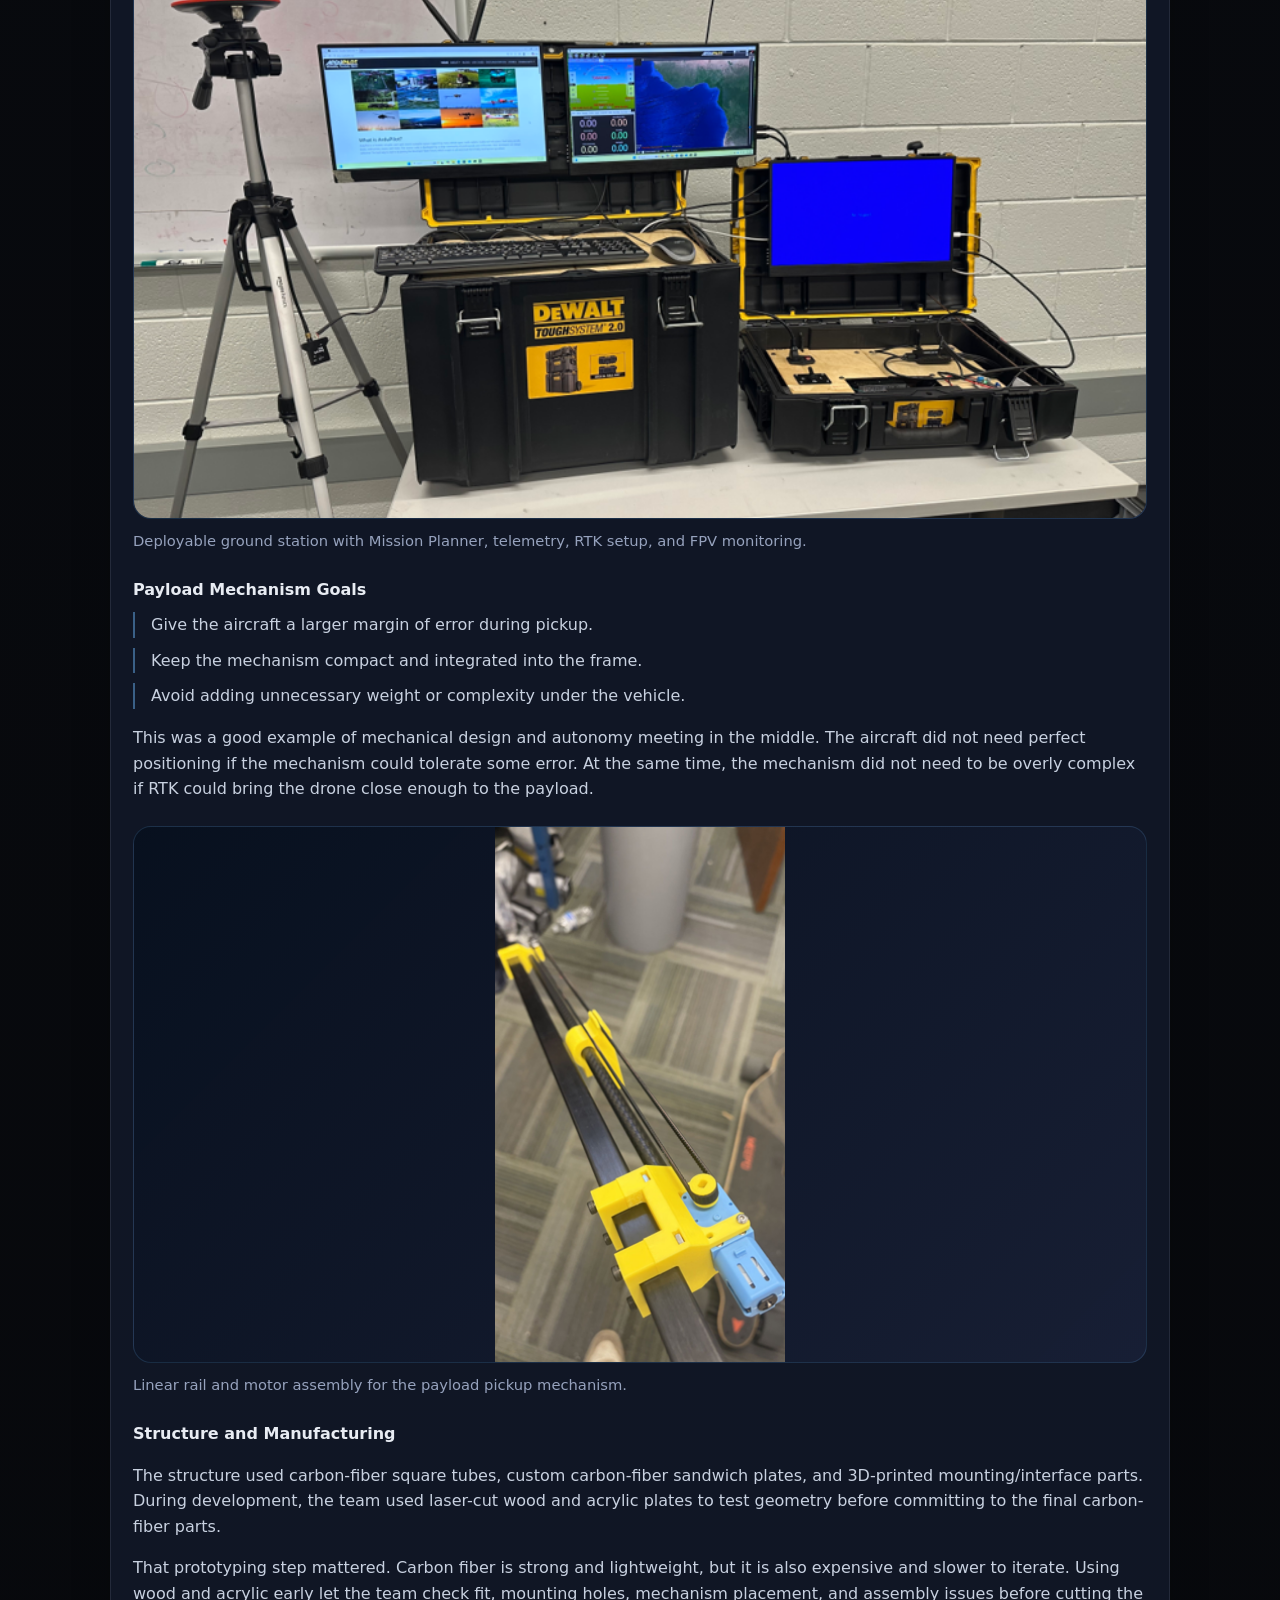
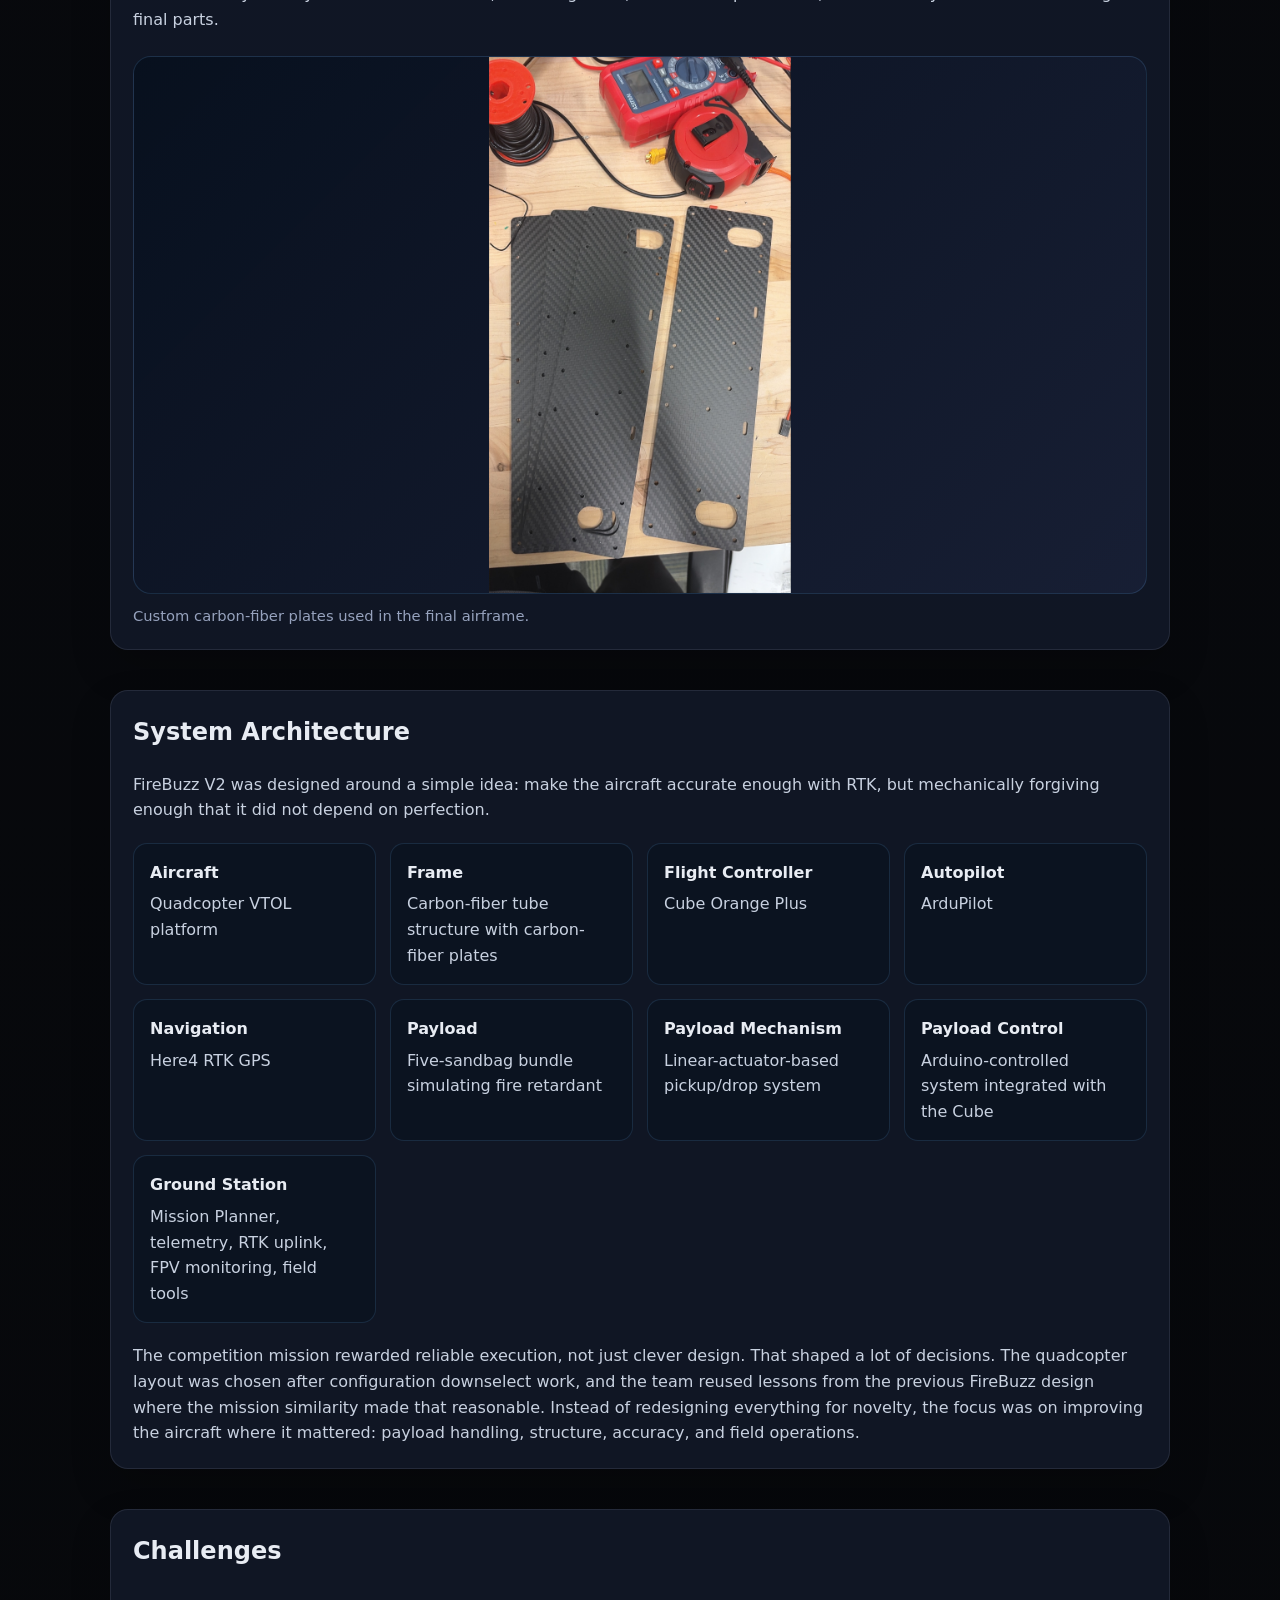
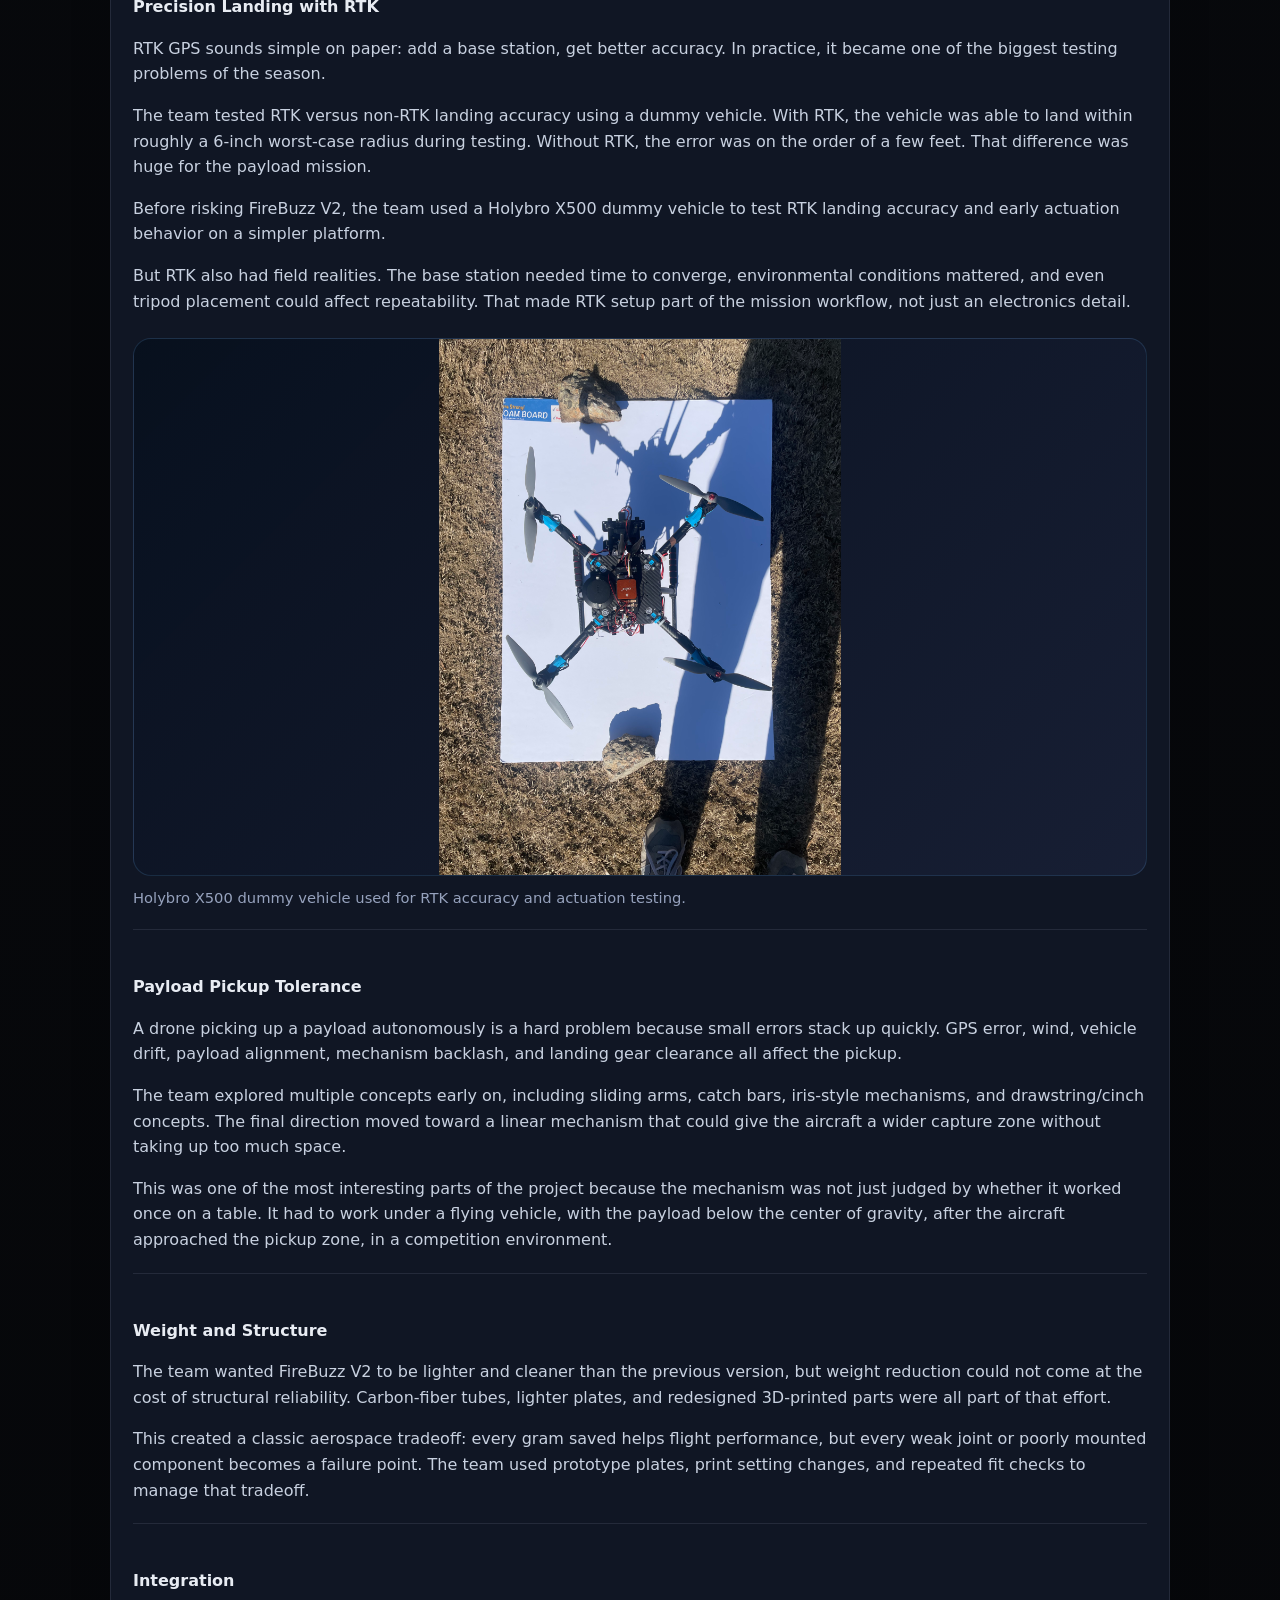
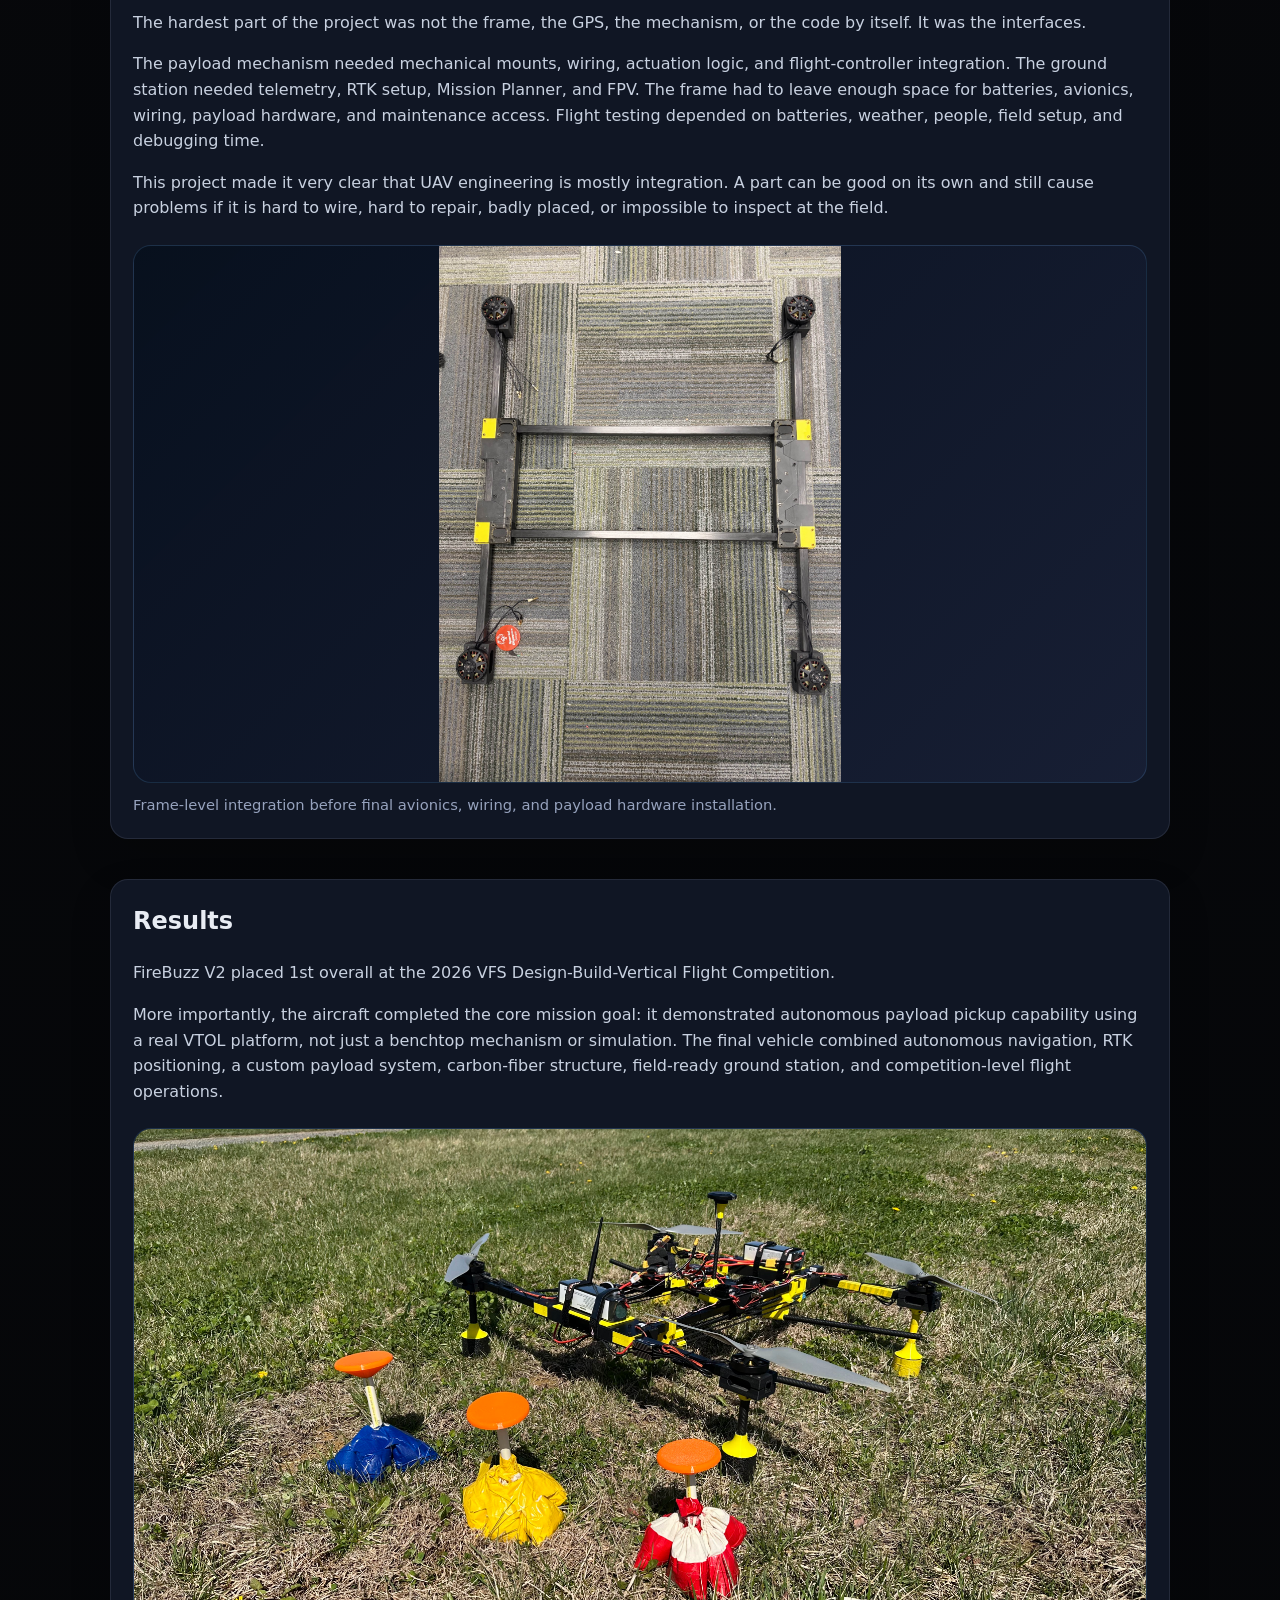
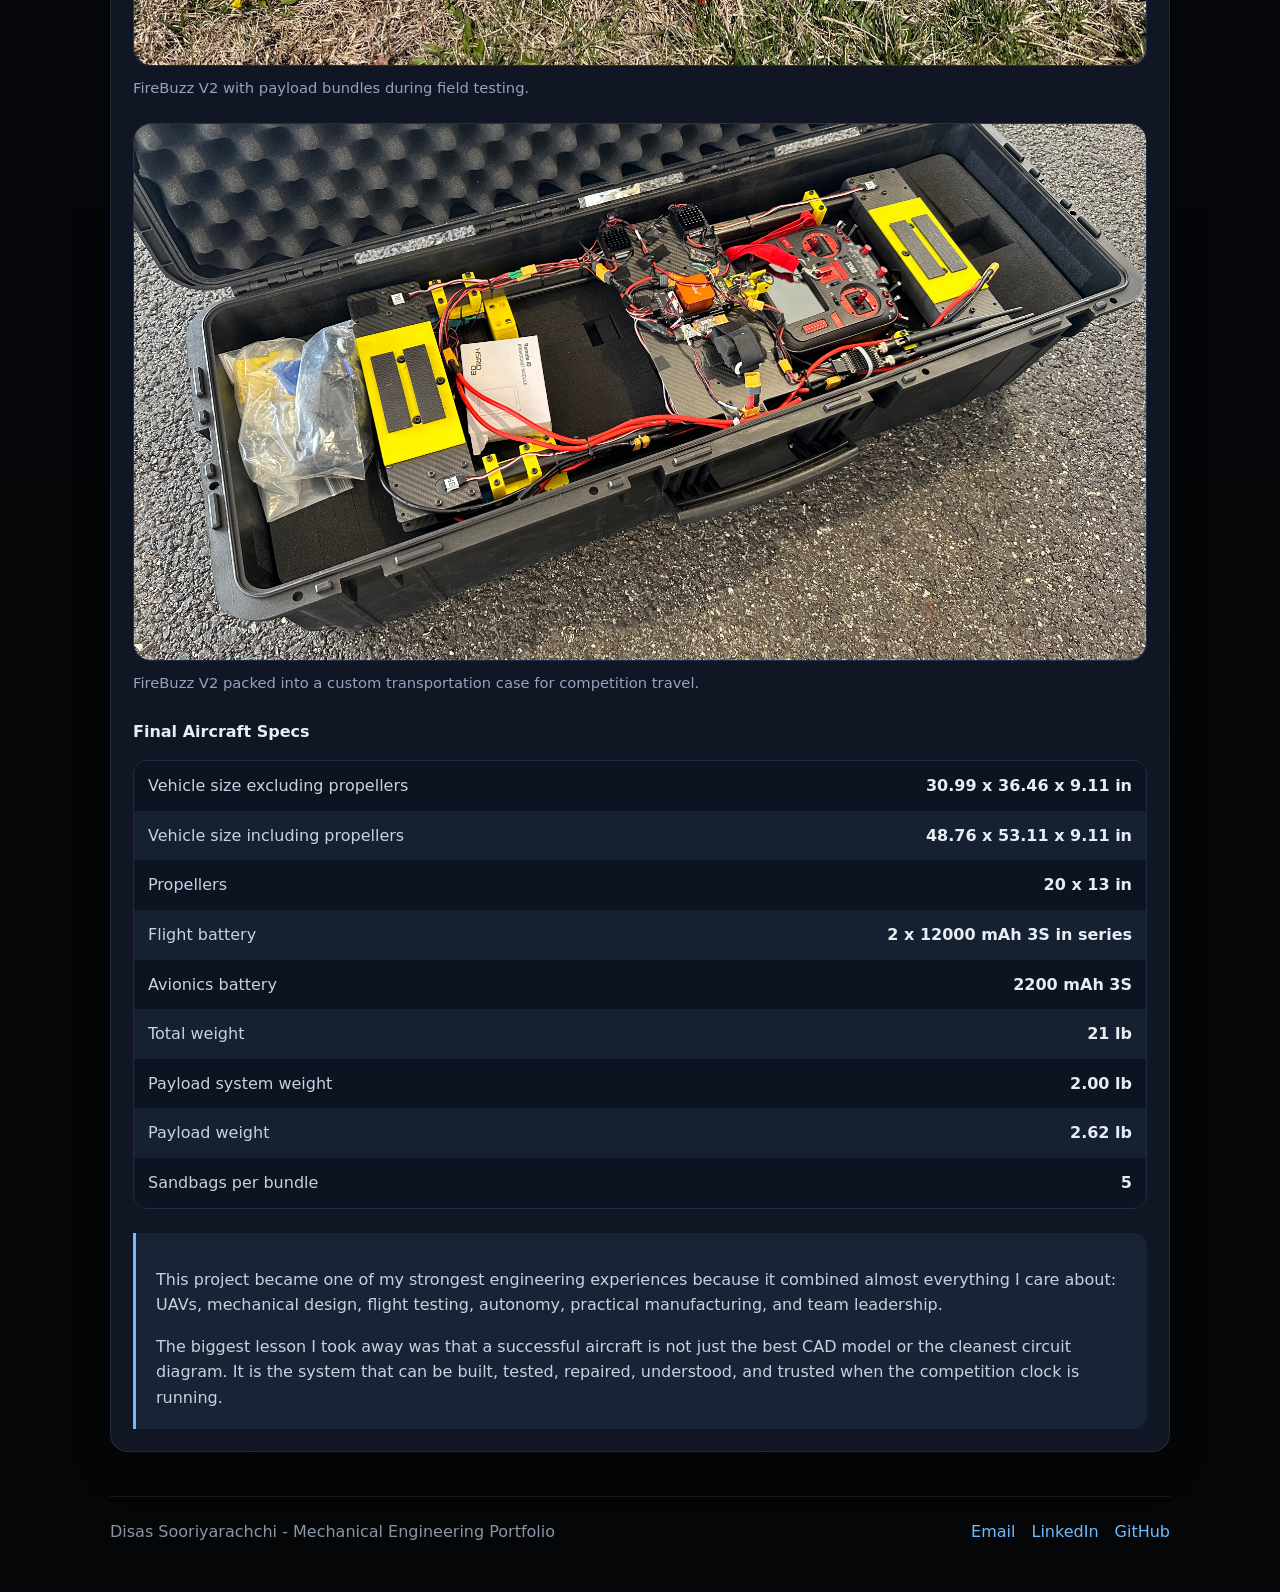
<file: projects/dbvf-vtol.html>
<!DOCTYPE html>
<html lang="en">
<head>
    <meta charset="UTF-8">
    <meta name="viewport" content="width=device-width, initial-scale=1.0">
    <title>VFS DBVF Competition Aircraft - FireBuzz V2 | Disas Sooriyarachchi</title>
    <link rel="stylesheet" href="../styles/style.css">
</head>
<body>
    <div class="page-shell">
        <header class="header">
            <p class="site-title">VFS DBVF Competition Aircraft</p>
            <button class="nav-toggle" type="button" aria-label="Toggle navigation menu">
                <img src="../assets/menu-icon.svg" alt="" aria-hidden="true">
            </button>
            <nav class="nav-links" aria-label="Primary navigation">
                <a href="../index.html">Home</a>
                <a href="../index.html#education">Education</a>
                <a href="../coursework.html">Coursework</a>
                <a href="../index.html#experience">Experience</a>
                <a href="../index.html#projects">Projects</a>
                <a href="../index.html#skills">Skills</a>
                <a href="../index.html#activities">Activities</a>
                <a href="../index.html#contact">Contact</a>
            </nav>
        </header>

        <main>
            <section class="section project-hero" aria-labelledby="project-title">
                <div class="project-hero-copy">
                    <p class="project-kicker">Georgia Tech DRXC / 2026 VFS DBVF Competition</p>
                    <h1 id="project-title" class="main-title">FireBuzz V2</h1>
                    <p class="subtitle">An aircraft for autonomous precise payload pickup and delivery with the goal of simulating a simplified wildfire response mission.</p>
                    <div class="tag-row" aria-label="Project highlights">
                        <span class="tag">1st Overall</span>
                        <span class="tag">Chief Engineer</span>
                        <span class="tag">Autonomous Missions</span>
                        <span class="tag">Payload Mechanism</span>
                    </div>
                </div>
                <figure class="project-figure project-hero-media">
                    <img src="../assets/images/dbvf.jpeg" alt="FireBuzz V2 with the Georgia Tech DBVF team after flight testing">
                    <figcaption>FireBuzz V2 with the Georgia Tech DBVF team after flight testing.</figcaption>
                </figure>
            </section>

            <section id="overview" class="section card case-study-section" aria-labelledby="overview-title">
                <h2 id="overview-title">Overview</h2>
                <p>FireBuzz V2 was Georgia Tech DRXC&rsquo;s 2026 entry for the Vertical Flight Society Design-Build-Vertical Flight Competition, where our team placed 1st overall. The aircraft was designed for a simulated wildfire response mission: autonomously fly to a pickup zone, collect a 5-sandbag payload bundle representing fire retardant, and deliver it accurately to a target area.</p>
                <p>The final aircraft was a 21 lb quadcopter built around a carbon-fiber tube frame, custom carbon-fiber plates, 3D-printed interface parts, and a compact linear-actuator-based pickup system. It ran ArduPilot on a Cube Orange Plus and used a Here4 RTK GPS setup that brought worst-case landing error down to roughly 6 inches during field testing.</p>
                <p>The project also included a deployable ground station for Mission Planner, telemetry, RTK setup, FPV monitoring, and field repairs, making FireBuzz V2 feel less like a standalone drone and more like a complete UAV mission system.</p>
                <p class="section-jump"><a href="#results">Jump to results</a></p>

                <figure class="project-figure">
                    <img src="../assets/images/Projects/DBVF/FireBuzz%20v2.jpg" alt="FireBuzz V2 aircraft after flight testing">
                    <figcaption>FireBuzz V2 after flight testing.</figcaption>
                </figure>
            </section>

            <section id="my-role" class="section card case-study-section" aria-labelledby="role-title">
                <h2 id="role-title">My Role</h2>
                <p>I served as one of the Chief Engineers for the project. My job was to help turn the work of separate subteams into one aircraft that could actually fly, pick up payloads, and survive a competition environment.</p>
                <p>A big part of my role was technical coordination. The aircraft had airframe, avionics, autonomy, flight test, fabrication, and payload mechanism teams all working in parallel. Each group could make progress on its own, but the real challenge was making sure those decisions fit together at the aircraft level.</p>

                <div class="detail-grid">
                    <div>
                        <h3>Coordination</h3>
                        <p>Subteam planning, design reviews, technical decision-making, schedule planning, and final vehicle integration.</p>
                    </div>
                    <div>
                        <h3>Engineering Work</h3>
                        <p>Airframe and CAD improvements, payload pickup/drop integration, ground testing, flight testing, and competition preparation.</p>
                    </div>
                    <div>
                        <h3>Systems Thinking</h3>
                        <p>Balancing ambitious features against reliability, manufacturability, test time, and mission risk.</p>
                    </div>
                </div>

                <p>One of the most important parts of the role was deciding where to keep the design ambitious and where to simplify. Early in the season, the team explored ideas like computer vision, IR markers, and different payload capture mechanisms. As testing progressed, we moved toward a more reliable system built around RTK positioning and a mechanically tolerant pickup mechanism.</p>

                <figure class="project-figure">
                    <img class="project-image-contain" src="../assets/images/Projects/DBVF/Early%20Stage%20Quad.jpg" alt="Early-stage FireBuzz V2 quadcopter build">
                    <figcaption>Early-stage FireBuzz V2 build during subsystem integration.</figcaption>
                </figure>
            </section>

            <section id="technologies" class="section card case-study-section" aria-labelledby="technologies-title">
                <h2 id="technologies-title">Technologies Used</h2>
                <div class="detail-grid">
                    <div>
                        <h3>Flight Stack</h3>
                        <p>Cube Orange Plus running ArduPilot for stabilization, waypoint missions, manual operation, servo outputs, GPS navigation, and payload integration.</p>
                    </div>
                    <div>
                        <h3>Precision Navigation</h3>
                        <p>Here4 RTK GPS to improve repeatability for pickup and drop missions that needed the aircraft to return to a specific location.</p>
                    </div>
                    <div>
                        <h3>Payload System</h3>
                        <p>Arduino-controlled, linear-actuator-based pickup/drop mechanism designed directly into the aircraft structure.</p>
                    </div>
                </div>

                <h3>Ground Station</h3>
                <p>The ground station was built as a deployable field system with dual screens, Mission Planner, telemetry, RTK setup, digital FPV monitoring, and tool storage for field repairs. This ended up being a major advantage during testing because the team could diagnose, repair, and retest without leaving the field.</p>

                <figure class="project-figure">
                    <img src="../assets/images/Projects/DBVF/Ground%20station.png" alt="Deployable ground station with Mission Planner, telemetry, RTK, and FPV monitoring">
                    <figcaption>Deployable ground station with Mission Planner, telemetry, RTK setup, and FPV monitoring.</figcaption>
                </figure>

                <h3>Payload Mechanism Goals</h3>
                <ul class="card-list emphasis-list">
                    <li>Give the aircraft a larger margin of error during pickup.</li>
                    <li>Keep the mechanism compact and integrated into the frame.</li>
                    <li>Avoid adding unnecessary weight or complexity under the vehicle.</li>
                </ul>
                <p>This was a good example of mechanical design and autonomy meeting in the middle. The aircraft did not need perfect positioning if the mechanism could tolerate some error. At the same time, the mechanism did not need to be overly complex if RTK could bring the drone close enough to the payload.</p>

                <figure class="project-figure">
                    <img class="project-image-contain" src="../assets/images/Projects/DBVF/linear%20rail%20with%20motor%20mounted%20to%20the%20drone.png" alt="Linear rail and motor for the FireBuzz V2 payload pickup mechanism">
                    <figcaption>Linear rail and motor assembly for the payload pickup mechanism.</figcaption>
                </figure>

                <h3>Structure and Manufacturing</h3>
                <p>The structure used carbon-fiber square tubes, custom carbon-fiber sandwich plates, and 3D-printed mounting/interface parts. During development, the team used laser-cut wood and acrylic plates to test geometry before committing to the final carbon-fiber parts.</p>
                <p>That prototyping step mattered. Carbon fiber is strong and lightweight, but it is also expensive and slower to iterate. Using wood and acrylic early let the team check fit, mounting holes, mechanism placement, and assembly issues before cutting the final parts.</p>

                <figure class="project-figure">
                    <img class="project-image-contain" src="../assets/images/Projects/DBVF/Custom%20Carbon%20Fiber%20Plates.jpg" alt="Custom carbon fiber plates for the FireBuzz V2 airframe">
                    <figcaption>Custom carbon-fiber plates used in the final airframe.</figcaption>
                </figure>
            </section>

            <section id="architecture" class="section card case-study-section" aria-labelledby="architecture-title">
                <h2 id="architecture-title">System Architecture</h2>
                <p>FireBuzz V2 was designed around a simple idea: make the aircraft accurate enough with RTK, but mechanically forgiving enough that it did not depend on perfection.</p>

                <div class="architecture-grid">
                    <div><strong>Aircraft</strong><span>Quadcopter VTOL platform</span></div>
                    <div><strong>Frame</strong><span>Carbon-fiber tube structure with carbon-fiber plates</span></div>
                    <div><strong>Flight Controller</strong><span>Cube Orange Plus</span></div>
                    <div><strong>Autopilot</strong><span>ArduPilot</span></div>
                    <div><strong>Navigation</strong><span>Here4 RTK GPS</span></div>
                    <div><strong>Payload</strong><span>Five-sandbag bundle simulating fire retardant</span></div>
                    <div><strong>Payload Mechanism</strong><span>Linear-actuator-based pickup/drop system</span></div>
                    <div><strong>Payload Control</strong><span>Arduino-controlled system integrated with the Cube</span></div>
                    <div><strong>Ground Station</strong><span>Mission Planner, telemetry, RTK uplink, FPV monitoring, field tools</span></div>
                </div>

                <p>The competition mission rewarded reliable execution, not just clever design. That shaped a lot of decisions. The quadcopter layout was chosen after configuration downselect work, and the team reused lessons from the previous FireBuzz design where the mission similarity made that reasonable. Instead of redesigning everything for novelty, the focus was on improving the aircraft where it mattered: payload handling, structure, accuracy, and field operations.</p>
            </section>

            <section id="challenges" class="section card case-study-section" aria-labelledby="challenges-title">
                <h2 id="challenges-title">Challenges</h2>

                <article class="challenge-block">
                    <h3>Precision Landing with RTK</h3>
                    <p>RTK GPS sounds simple on paper: add a base station, get better accuracy. In practice, it became one of the biggest testing problems of the season.</p>
                    <p>The team tested RTK versus non-RTK landing accuracy using a dummy vehicle. With RTK, the vehicle was able to land within roughly a 6-inch worst-case radius during testing. Without RTK, the error was on the order of a few feet. That difference was huge for the payload mission.</p>
                    <p>Before risking FireBuzz V2, the team used a Holybro X500 dummy vehicle to test RTK landing accuracy and early actuation behavior on a simpler platform.</p>
                    <p>But RTK also had field realities. The base station needed time to converge, environmental conditions mattered, and even tripod placement could affect repeatability. That made RTK setup part of the mission workflow, not just an electronics detail.</p>
                    <figure class="project-figure">
                        <img class="project-image-contain" src="../assets/images/Projects/DBVF/Dummy%20vehicle%20used%20for%20testing.jpg" alt="Holybro X500 dummy vehicle used for RTK and actuation testing">
                        <figcaption>Holybro X500 dummy vehicle used for RTK accuracy and actuation testing.</figcaption>
                    </figure>
                </article>

                <article class="challenge-block">
                    <h3>Payload Pickup Tolerance</h3>
                    <p>A drone picking up a payload autonomously is a hard problem because small errors stack up quickly. GPS error, wind, vehicle drift, payload alignment, mechanism backlash, and landing gear clearance all affect the pickup.</p>
                    <p>The team explored multiple concepts early on, including sliding arms, catch bars, iris-style mechanisms, and drawstring/cinch concepts. The final direction moved toward a linear mechanism that could give the aircraft a wider capture zone without taking up too much space.</p>
                    <p>This was one of the most interesting parts of the project because the mechanism was not just judged by whether it worked once on a table. It had to work under a flying vehicle, with the payload below the center of gravity, after the aircraft approached the pickup zone, in a competition environment.</p>
                </article>

                <article class="challenge-block">
                    <h3>Weight and Structure</h3>
                    <p>The team wanted FireBuzz V2 to be lighter and cleaner than the previous version, but weight reduction could not come at the cost of structural reliability. Carbon-fiber tubes, lighter plates, and redesigned 3D-printed parts were all part of that effort.</p>
                    <p>This created a classic aerospace tradeoff: every gram saved helps flight performance, but every weak joint or poorly mounted component becomes a failure point. The team used prototype plates, print setting changes, and repeated fit checks to manage that tradeoff.</p>
                </article>

                <article class="challenge-block">
                    <h3>Integration</h3>
                    <p>The hardest part of the project was not the frame, the GPS, the mechanism, or the code by itself. It was the interfaces.</p>
                    <p>The payload mechanism needed mechanical mounts, wiring, actuation logic, and flight-controller integration. The ground station needed telemetry, RTK setup, Mission Planner, and FPV. The frame had to leave enough space for batteries, avionics, wiring, payload hardware, and maintenance access. Flight testing depended on batteries, weather, people, field setup, and debugging time.</p>
                    <p>This project made it very clear that UAV engineering is mostly integration. A part can be good on its own and still cause problems if it is hard to wire, hard to repair, badly placed, or impossible to inspect at the field.</p>
                    <figure class="project-figure">
                        <img class="project-image-contain" src="../assets/images/Projects/DBVF/Only%20the%20frame.png" alt="FireBuzz V2 frame with carbon-fiber tubes and motor mounts">
                        <figcaption>Frame-level integration before final avionics, wiring, and payload hardware installation.</figcaption>
                    </figure>
                </article>
            </section>

            <section id="results" class="section card case-study-section" aria-labelledby="results-title">
                <h2 id="results-title">Results</h2>
                <p>FireBuzz V2 placed 1st overall at the 2026 VFS Design-Build-Vertical Flight Competition.</p>
                <p>More importantly, the aircraft completed the core mission goal: it demonstrated autonomous payload pickup capability using a real VTOL platform, not just a benchtop mechanism or simulation. The final vehicle combined autonomous navigation, RTK positioning, a custom payload system, carbon-fiber structure, field-ready ground station, and competition-level flight operations.</p>

                <figure class="project-figure">
                    <img src="../assets/images/Projects/DBVF/FireBuzz%20v2%20with%20three%20payloads%20infront%20of%20it.jpg" alt="FireBuzz V2 with three payload bundles in front of it">
                    <figcaption>FireBuzz V2 with payload bundles during field testing.</figcaption>
                </figure>

                <figure class="project-figure">
                    <img src="../assets/images/Projects/DBVF/Vehicle%20packed%20into%20a%20box%20for%20transportation.jpg" alt="FireBuzz V2 packed into a transportation case">
                    <figcaption>FireBuzz V2 packed into a custom transportation case for competition travel.</figcaption>
                </figure>

                <h3>Final Aircraft Specs</h3>
                <div class="spec-table" role="table" aria-label="Final aircraft specifications">
                    <div role="row"><span role="cell">Vehicle size excluding propellers</span><strong role="cell">30.99 x 36.46 x 9.11 in</strong></div>
                    <div role="row"><span role="cell">Vehicle size including propellers</span><strong role="cell">48.76 x 53.11 x 9.11 in</strong></div>
                    <div role="row"><span role="cell">Propellers</span><strong role="cell">20 x 13 in</strong></div>
                    <div role="row"><span role="cell">Flight battery</span><strong role="cell">2 x 12000 mAh 3S in series</strong></div>
                    <div role="row"><span role="cell">Avionics battery</span><strong role="cell">2200 mAh 3S</strong></div>
                    <div role="row"><span role="cell">Total weight</span><strong role="cell">21 lb</strong></div>
                    <div role="row"><span role="cell">Payload system weight</span><strong role="cell">2.00 lb</strong></div>
                    <div role="row"><span role="cell">Payload weight</span><strong role="cell">2.62 lb</strong></div>
                    <div role="row"><span role="cell">Sandbags per bundle</span><strong role="cell">5</strong></div>
                </div>

                <blockquote class="reflection">
                    <p>This project became one of my strongest engineering experiences because it combined almost everything I care about: UAVs, mechanical design, flight testing, autonomy, practical manufacturing, and team leadership.</p>
                    <p>The biggest lesson I took away was that a successful aircraft is not just the best CAD model or the cleanest circuit diagram. It is the system that can be built, tested, repaired, understood, and trusted when the competition clock is running.</p>
                </blockquote>
            </section>
        </main>

        <footer class="footer">
            <p>Disas Sooriyarachchi - Mechanical Engineering Portfolio</p>
            <div class="social-links">
                <a href="mailto:dbs6@gatech.edu">Email</a>
                <a href="https://www.linkedin.com/in/disas">LinkedIn</a>
                <a href="https://github.com/05disas">GitHub</a>
            </div>
        </footer>
    </div>
    <script src="../scripts/main.js"></script>
</body>
</html>
</file>
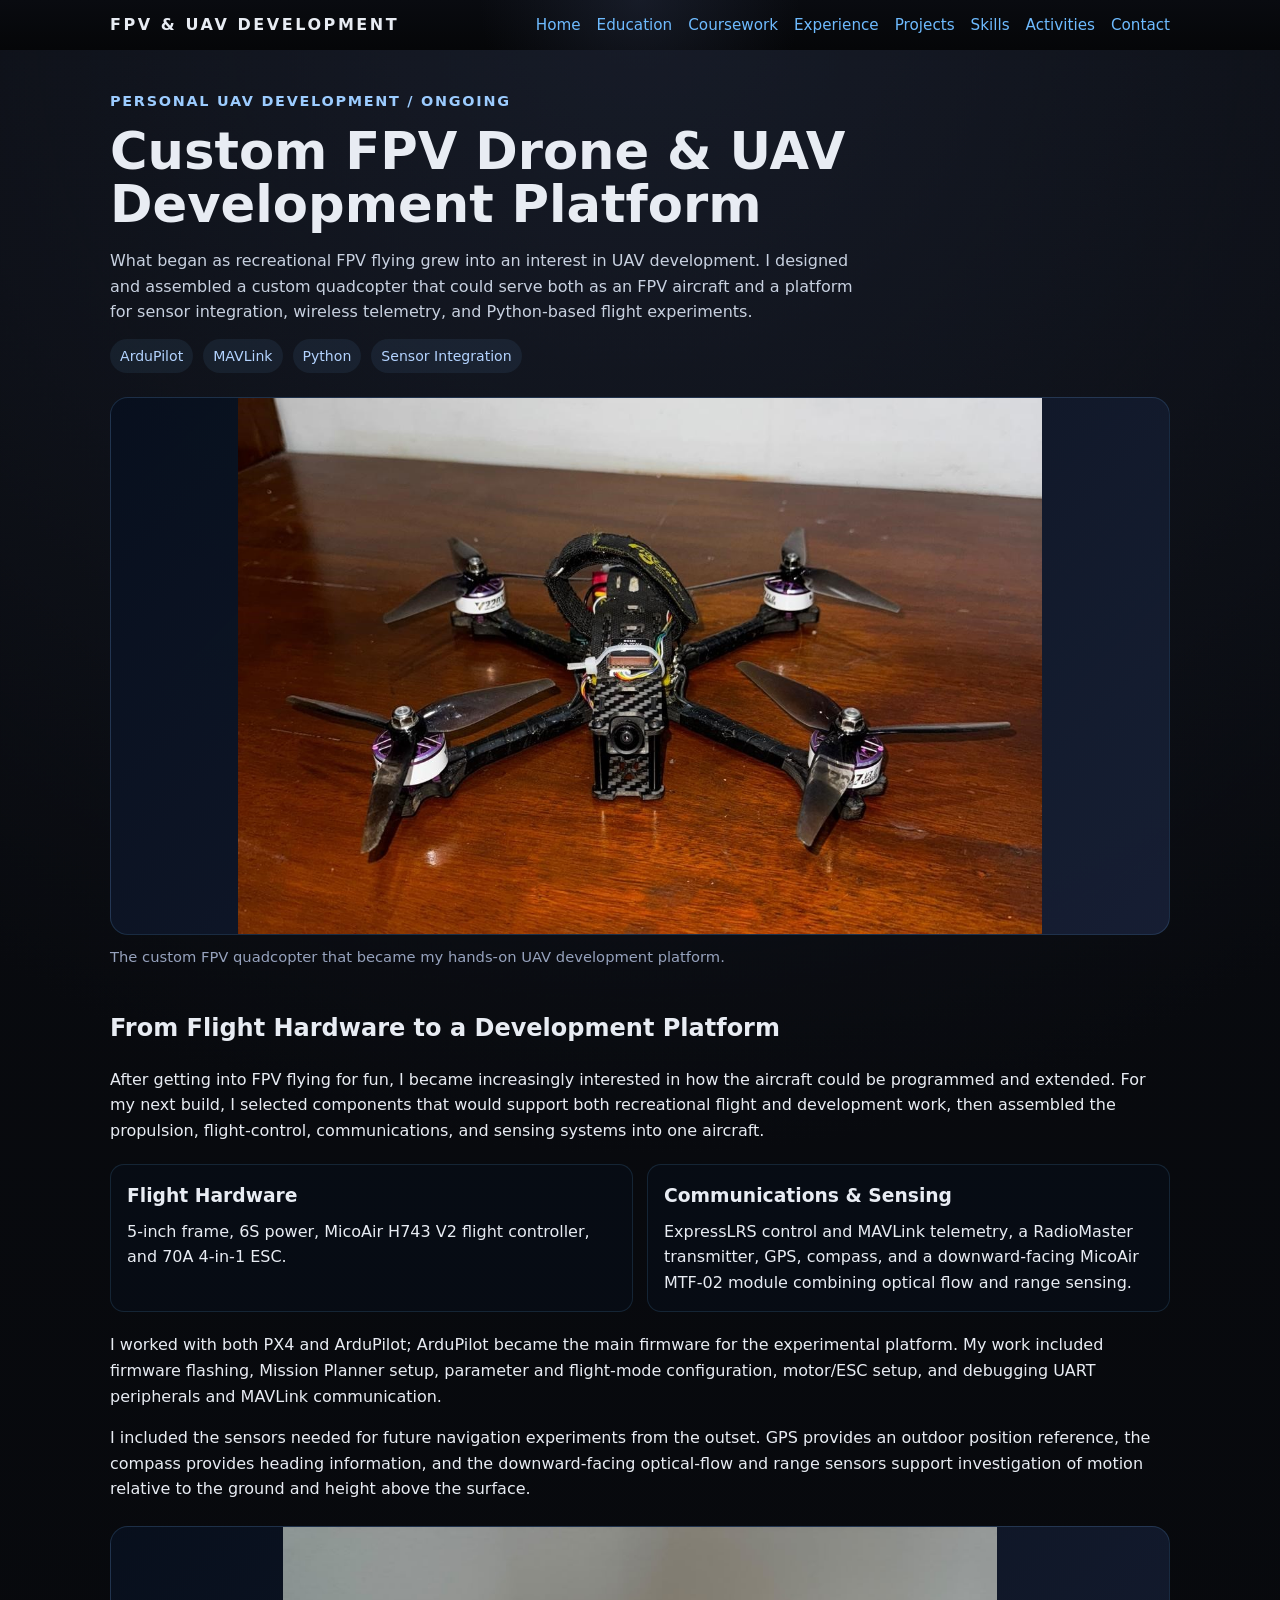
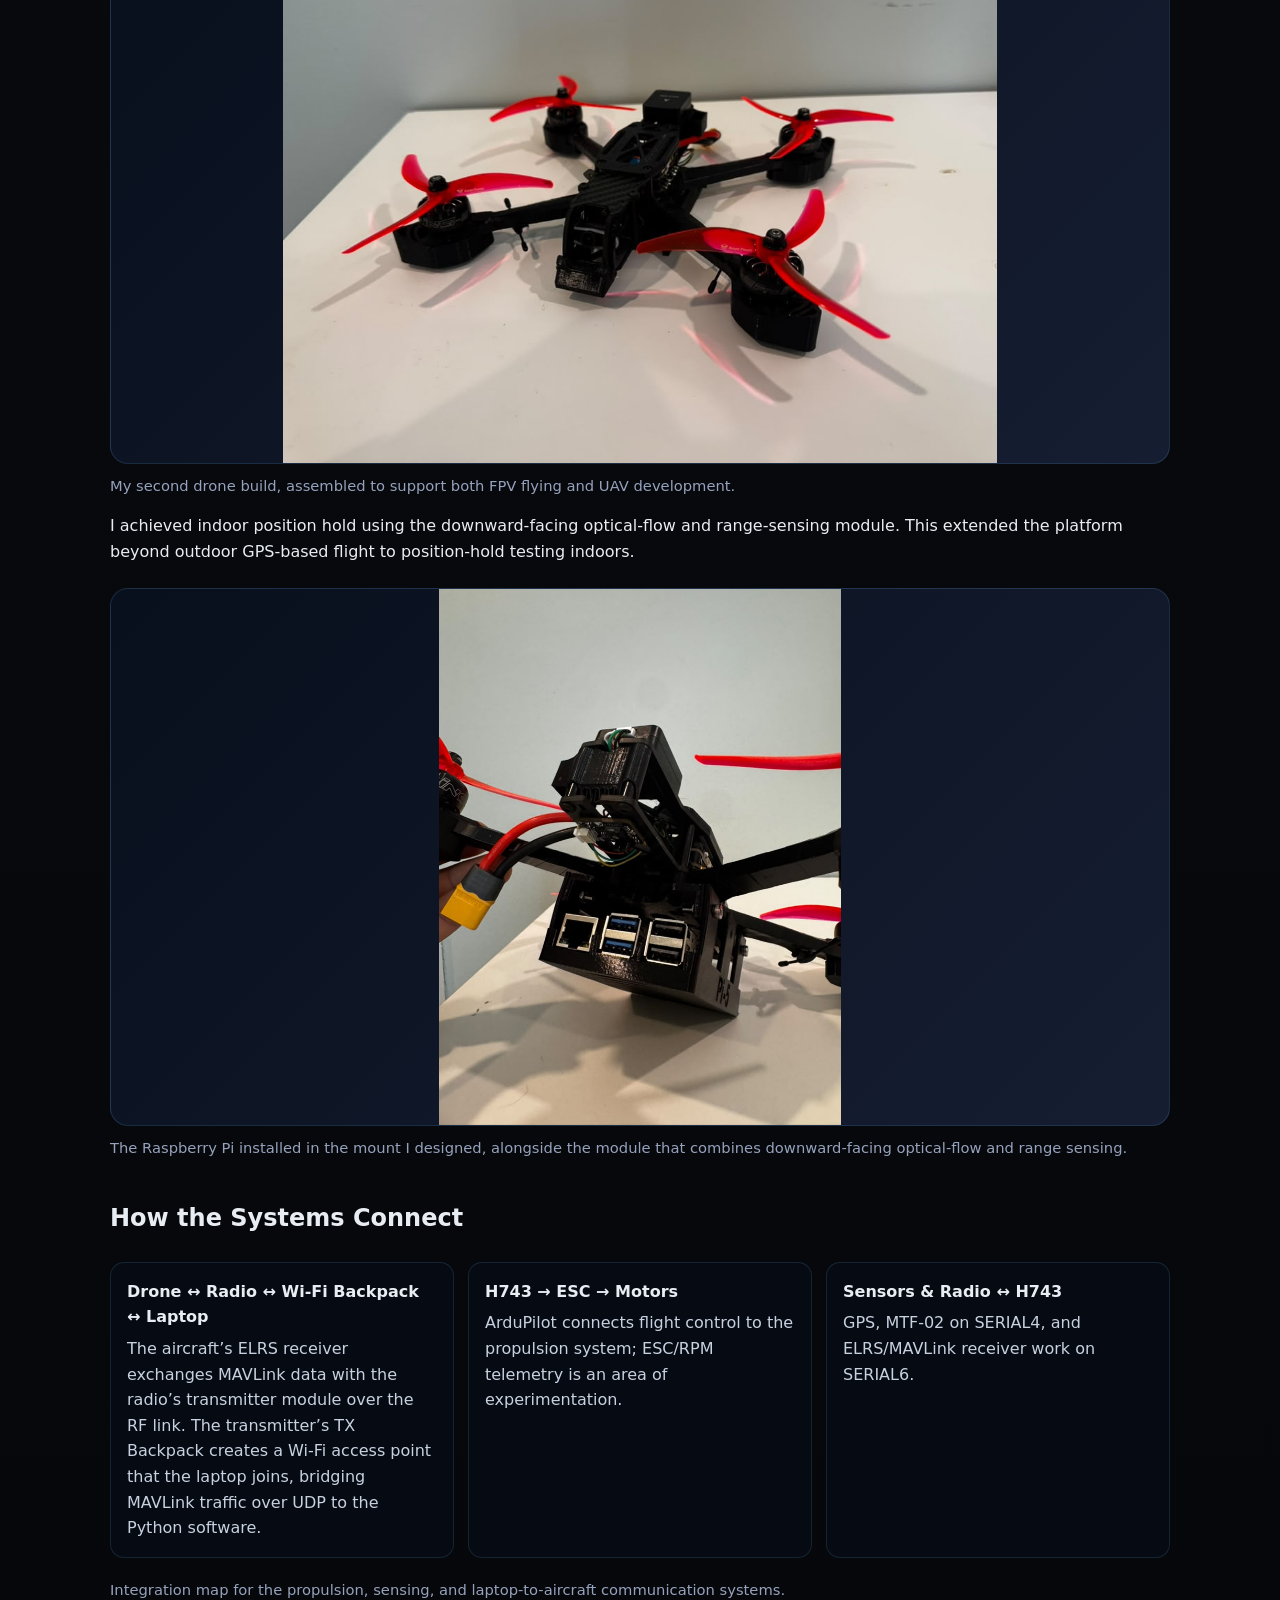
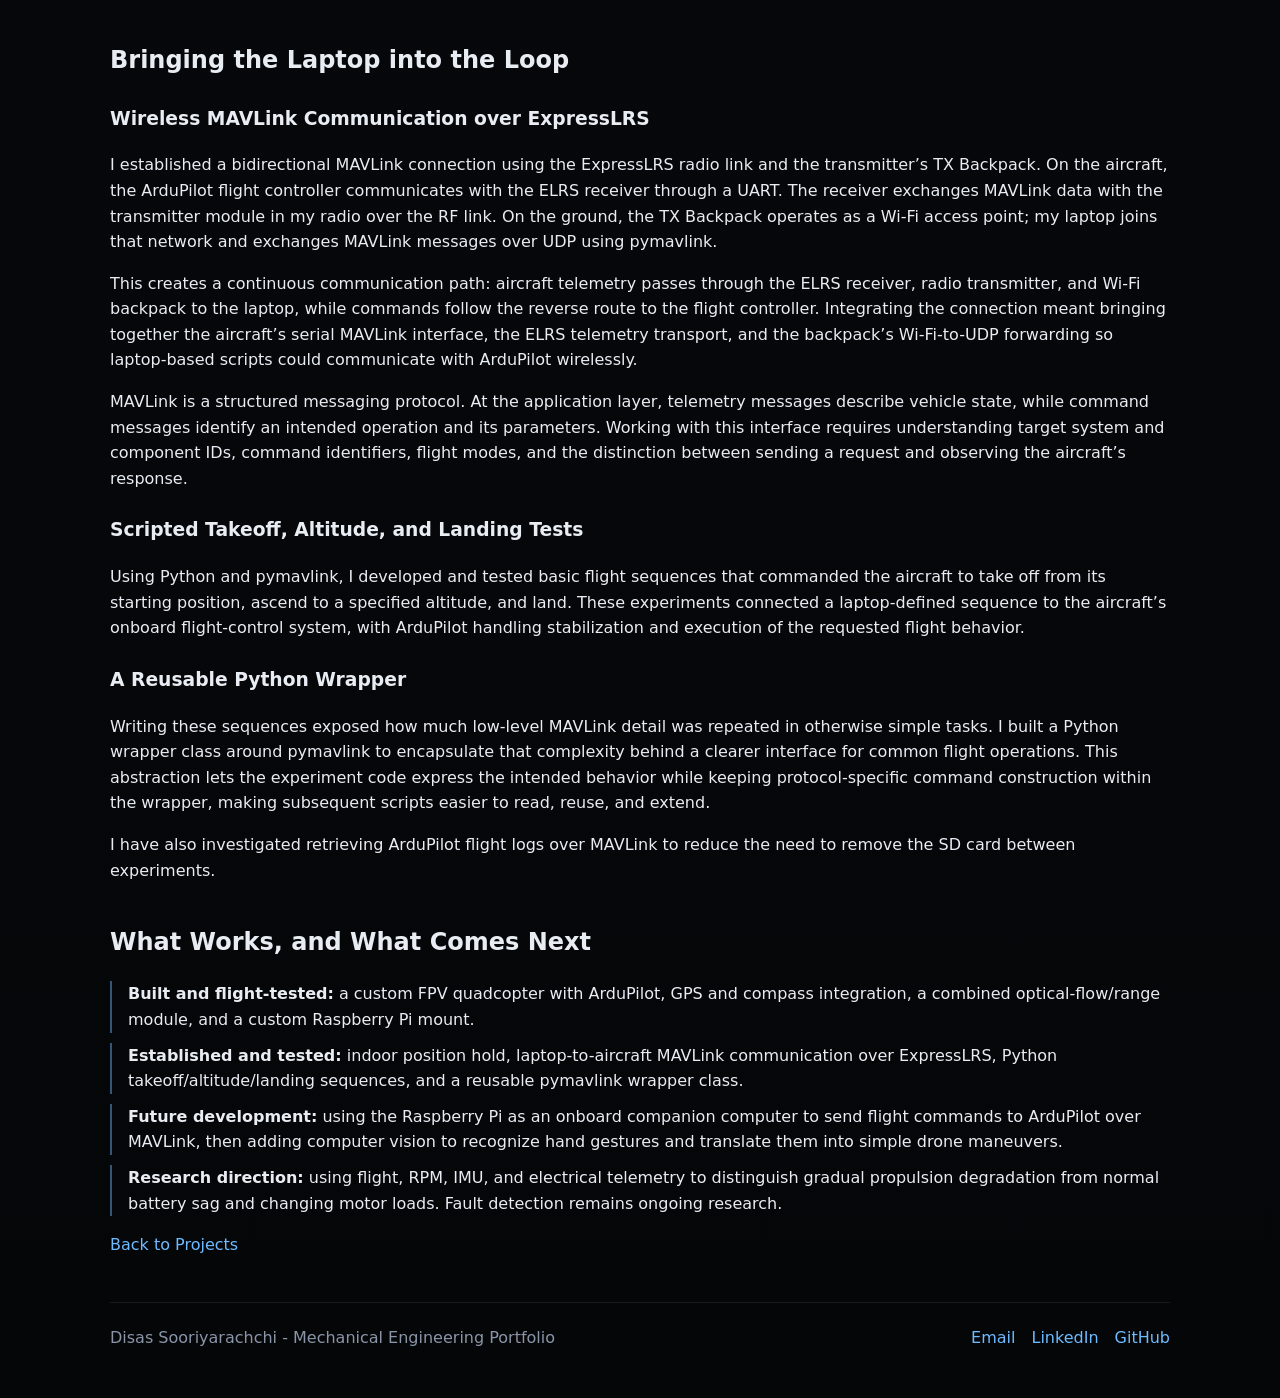
<file: projects/fpv-drone-builds.html>
<!DOCTYPE html>
<html lang="en">
<head>
    <meta charset="UTF-8">
    <meta name="viewport" content="width=device-width, initial-scale=1.0">
    <title>Custom FPV Drone &amp; UAV Development Platform | Disas Sooriyarachchi</title>
    <meta name="description" content="A custom 5-inch 6S FPV quadcopter evolved into a UAV development platform for ArduPilot integration, sensor debugging, and Python/MAVLink experiments.">
    <link rel="stylesheet" href="../styles/style.css">
</head>
<body>
    <div class="page-shell">
        <header class="header">
            <p class="site-title">FPV &amp; UAV Development</p>
            <button class="nav-toggle" type="button" aria-label="Toggle navigation menu" aria-expanded="false">
                <img src="../assets/menu-icon.svg" alt="" aria-hidden="true">
            </button>
            <nav class="nav-links" aria-label="Primary navigation">
                <a href="../index.html">Home</a>
                <a href="../index.html#education">Education</a>
                <a href="../coursework.html">Coursework</a>
                <a href="../index.html#experience">Experience</a>
                <a href="../index.html#projects">Projects</a>
                <a href="../index.html#skills">Skills</a>
                <a href="../index.html#activities">Activities</a>
                <a href="../index.html#contact">Contact</a>
            </nav>
        </header>

        <main>
            <section class="section" aria-labelledby="project-title">
                <p class="project-kicker">Personal UAV Development / Ongoing</p>
                <h1 id="project-title" class="main-title">Custom FPV Drone &amp; UAV Development Platform</h1>
                <p class="subtitle">What began as recreational FPV flying grew into an interest in UAV development. I designed and assembled a custom quadcopter that could serve both as an FPV aircraft and a platform for sensor integration, wireless telemetry, and Python-based flight experiments.</p>
                <div class="tag-row" aria-label="Core technologies">
                    <span class="tag">ArduPilot</span>
                    <span class="tag">MAVLink</span>
                    <span class="tag">Python</span>
                    <span class="tag">Sensor Integration</span>
                </div>
                <figure class="project-figure">
                    <img class="project-image-contain" src="../assets/images/fpvdrone.jpeg?v=b72b39e79eee" alt="Custom carbon-fiber FPV quadcopter showing four motors, propellers, forward camera, and onboard electronics">
                    <figcaption>The custom FPV quadcopter that became my hands-on UAV development platform.</figcaption>
                </figure>
            </section>

            <section class="section case-study-section" aria-labelledby="hardware-title">
                <h2 id="hardware-title">From Flight Hardware to a Development Platform</h2>
                <p>After getting into FPV flying for fun, I became increasingly interested in how the aircraft could be programmed and extended. For my next build, I selected components that would support both recreational flight and development work, then assembled the propulsion, flight-control, communications, and sensing systems into one aircraft.</p>
                <div class="detail-grid">
                    <div><h3>Flight Hardware</h3><p>5-inch frame, 6S power, MicoAir H743 V2 flight controller, and 70A 4-in-1 ESC.</p></div>
                    <div><h3>Communications &amp; Sensing</h3><p>ExpressLRS control and MAVLink telemetry, a RadioMaster transmitter, GPS, compass, and a downward-facing MicoAir MTF-02 module combining optical flow and range sensing.</p></div>
                </div>
                <p>I worked with both PX4 and ArduPilot; ArduPilot became the main firmware for the experimental platform. My work included firmware flashing, Mission Planner setup, parameter and flight-mode configuration, motor/ESC setup, and debugging UART peripherals and MAVLink communication.</p>
                <p>I included the sensors needed for future navigation experiments from the outset. GPS provides an outdoor position reference, the compass provides heading information, and the downward-facing optical-flow and range sensors support investigation of motion relative to the ground and height above the surface.</p>
                <figure class="project-figure">
                    <img class="project-image-contain" src="../assets/images/fpv-second-build.jpeg" alt="Second custom FPV drone build with a carbon-fiber frame and red propellers" loading="lazy">
                    <figcaption>My second drone build, assembled to support both FPV flying and UAV development.</figcaption>
                </figure>
                <p>I achieved indoor position hold using the downward-facing optical-flow and range-sensing module. This extended the platform beyond outdoor GPS-based flight to position-hold testing indoors.</p>
                <figure class="project-figure">
                    <img class="project-image-contain" src="../assets/images/fpv-raspberry-pi-mount.jpeg" alt="Underside of the drone showing a Raspberry Pi in my custom mount and the combined optical-flow and range sensor module" loading="lazy">
                    <figcaption>The Raspberry Pi installed in the mount I designed, alongside the module that combines downward-facing optical-flow and range sensing.</figcaption>
                </figure>
            </section>

            <section class="section case-study-section" aria-labelledby="architecture-title">
                <h2 id="architecture-title">How the Systems Connect</h2>
                <figure class="project-figure">
                    <div class="architecture-grid">
                        <div><strong>Drone &harr; Radio &harr; Wi-Fi Backpack &harr; Laptop</strong><span>The aircraft&rsquo;s ELRS receiver exchanges MAVLink data with the radio&rsquo;s transmitter module over the RF link. The transmitter&rsquo;s TX Backpack creates a Wi-Fi access point that the laptop joins, bridging MAVLink traffic over UDP to the Python software.</span></div>
                        <div><strong>H743 &rarr; ESC &rarr; Motors</strong><span>ArduPilot connects flight control to the propulsion system; ESC/RPM telemetry is an area of experimentation.</span></div>
                        <div><strong>Sensors &amp; Radio &harr; H743</strong><span>GPS, MTF-02 on SERIAL4, and ELRS/MAVLink receiver work on SERIAL6.</span></div>
                    </div>
                    <figcaption>Integration map for the propulsion, sensing, and laptop-to-aircraft communication systems.</figcaption>
                </figure>
            </section>

            <section class="section case-study-section" aria-labelledby="software-title">
                <h2 id="software-title">Bringing the Laptop into the Loop</h2>
                <h3>Wireless MAVLink Communication over ExpressLRS</h3>
                <p>I established a bidirectional MAVLink connection using the ExpressLRS radio link and the transmitter&rsquo;s TX Backpack. On the aircraft, the ArduPilot flight controller communicates with the ELRS receiver through a UART. The receiver exchanges MAVLink data with the transmitter module in my radio over the RF link. On the ground, the TX Backpack operates as a Wi-Fi access point; my laptop joins that network and exchanges MAVLink messages over UDP using pymavlink.</p>
                <p>This creates a continuous communication path: aircraft telemetry passes through the ELRS receiver, radio transmitter, and Wi-Fi backpack to the laptop, while commands follow the reverse route to the flight controller. Integrating the connection meant bringing together the aircraft&rsquo;s serial MAVLink interface, the ELRS telemetry transport, and the backpack&rsquo;s Wi-Fi-to-UDP forwarding so laptop-based scripts could communicate with ArduPilot wirelessly.</p>
                <p>MAVLink is a structured messaging protocol. At the application layer, telemetry messages describe vehicle state, while command messages identify an intended operation and its parameters. Working with this interface requires understanding target system and component IDs, command identifiers, flight modes, and the distinction between sending a request and observing the aircraft&rsquo;s response.</p>
                <h3>Scripted Takeoff, Altitude, and Landing Tests</h3>
                <p>Using Python and pymavlink, I developed and tested basic flight sequences that commanded the aircraft to take off from its starting position, ascend to a specified altitude, and land. These experiments connected a laptop-defined sequence to the aircraft&rsquo;s onboard flight-control system, with ArduPilot handling stabilization and execution of the requested flight behavior.</p>
                <h3>A Reusable Python Wrapper</h3>
                <p>Writing these sequences exposed how much low-level MAVLink detail was repeated in otherwise simple tasks. I built a Python wrapper class around pymavlink to encapsulate that complexity behind a clearer interface for common flight operations. This abstraction lets the experiment code express the intended behavior while keeping protocol-specific command construction within the wrapper, making subsequent scripts easier to read, reuse, and extend.</p>
                <p>I have also investigated retrieving ArduPilot flight logs over MAVLink to reduce the need to remove the SD card between experiments.</p>
            </section>

            <section class="section case-study-section" aria-labelledby="next-title">
                <h2 id="next-title">What Works, and What Comes Next</h2>
                <ul class="card-list emphasis-list">
                    <li><strong>Built and flight-tested:</strong> a custom FPV quadcopter with ArduPilot, GPS and compass integration, a combined optical-flow/range module, and a custom Raspberry Pi mount.</li>
                    <li><strong>Established and tested:</strong> indoor position hold, laptop-to-aircraft MAVLink communication over ExpressLRS, Python takeoff/altitude/landing sequences, and a reusable pymavlink wrapper class.</li>
                    <li><strong>Future development:</strong> using the Raspberry Pi as an onboard companion computer to send flight commands to ArduPilot over MAVLink, then adding computer vision to recognize hand gestures and translate them into simple drone maneuvers.</li>
                    <li><strong>Research direction:</strong> using flight, RPM, IMU, and electrical telemetry to distinguish gradual propulsion degradation from normal battery sag and changing motor loads. Fault detection remains ongoing research.</li>
                </ul>
                <p><a href="../index.html#projects">Back to Projects</a></p>
            </section>
        </main>

        <footer class="footer">
            <p>Disas Sooriyarachchi - Mechanical Engineering Portfolio</p>
            <div class="social-links">
                <a href="mailto:dbs6@gatech.edu">Email</a>
                <a href="https://www.linkedin.com/in/disas">LinkedIn</a>
                <a href="https://github.com/05disas">GitHub</a>
            </div>
        </footer>
    </div>
    <script src="../scripts/main.js"></script>
</body>
</html>
</file>
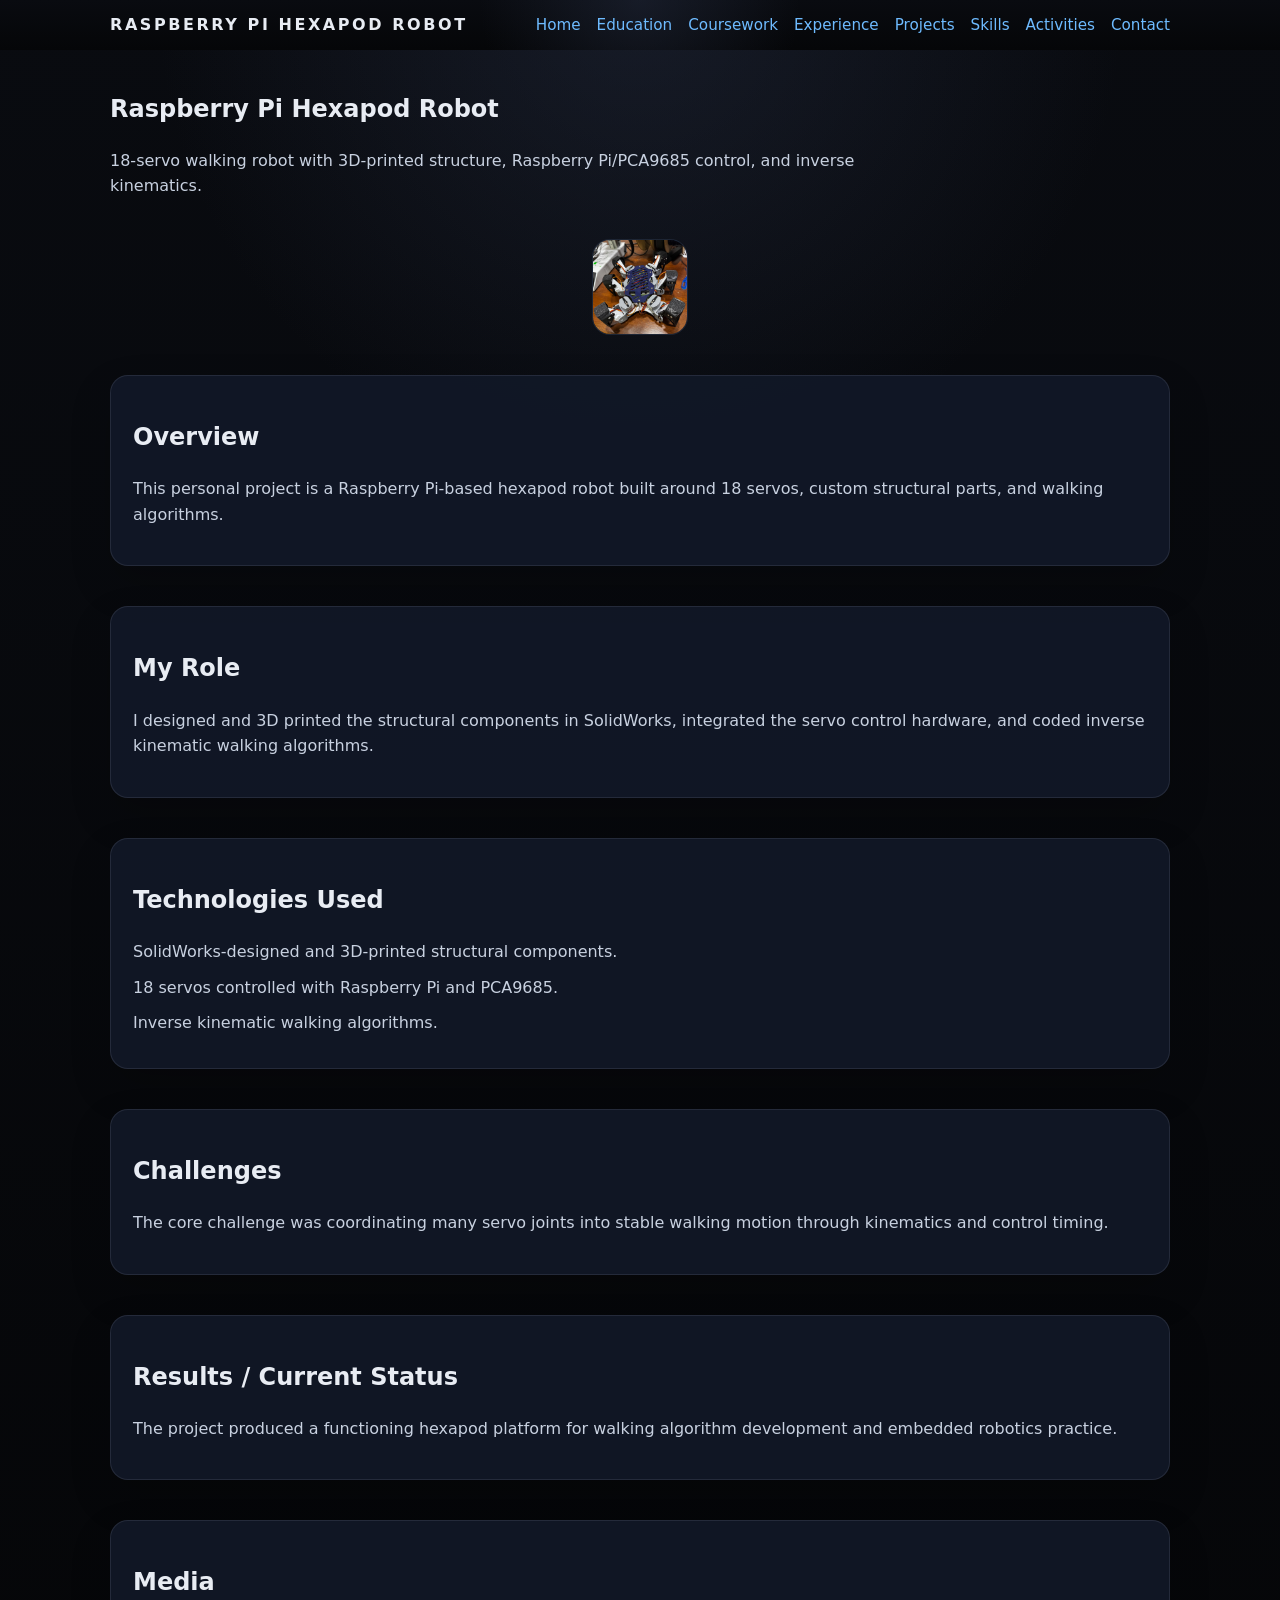
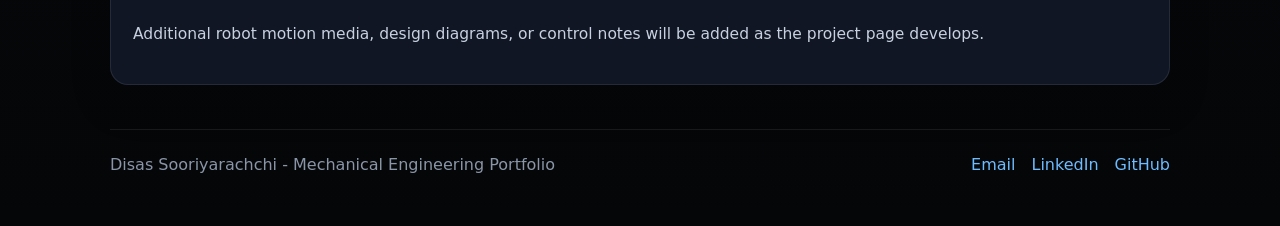
<file: projects/hexapod-robot.html>
<!DOCTYPE html>
<html lang="en">
<head>
    <meta charset="UTF-8">
    <meta name="viewport" content="width=device-width, initial-scale=1.0">
    <title>Raspberry Pi Hexapod Robot | Disas Sooriyarachchi</title>
    <link rel="stylesheet" href="../styles/style.css">
</head>
<body>
    <div class="page-shell">
        <header class="header">
            <p class="site-title">Raspberry Pi Hexapod Robot</p>
            <nav class="nav-links">
                <a href="../index.html">Home</a>
                <a href="../index.html#education">Education</a>
                <a href="../coursework.html">Coursework</a>
                <a href="../index.html#experience">Experience</a>
                <a href="../index.html#projects">Projects</a>
                <a href="../index.html#skills">Skills</a>
                <a href="../index.html#activities">Activities</a>
                <a href="../index.html#contact">Contact</a>
            </nav>
        </header>

        <main>
            <section class="section">
                <h1>Raspberry Pi Hexapod Robot</h1>
                <p class="subtitle">18-servo walking robot with 3D-printed structure, Raspberry Pi/PCA9685 control, and inverse kinematics.</p>
            </section>

            <section class="section">
                <img class="project-page-cover" src="../assets/images/hexapod.jpeg" alt="Raspberry Pi Hexapod Robot">
            </section>

            <section class="section card">
                <h2>Overview</h2>
                <p>This personal project is a Raspberry Pi-based hexapod robot built around 18 servos, custom structural parts, and walking algorithms.</p>
            </section>

            <section class="section card">
                <h2>My Role</h2>
                <p>I designed and 3D printed the structural components in SolidWorks, integrated the servo control hardware, and coded inverse kinematic walking algorithms.</p>
            </section>

            <section class="section card">
                <h2>Technologies Used</h2>
                <ul class="card-list">
                    <li>SolidWorks-designed and 3D-printed structural components.</li>
                    <li>18 servos controlled with Raspberry Pi and PCA9685.</li>
                    <li>Inverse kinematic walking algorithms.</li>
                </ul>
            </section>

            <section class="section card">
                <h2>Challenges</h2>
                <p>The core challenge was coordinating many servo joints into stable walking motion through kinematics and control timing.</p>
            </section>

            <section class="section card">
                <h2>Results / Current Status</h2>
                <p>The project produced a functioning hexapod platform for walking algorithm development and embedded robotics practice.</p>
            </section>

            <section class="section card">
                <h2>Media</h2>
                <p class="section-note">Additional robot motion media, design diagrams, or control notes will be added as the project page develops.</p>
            </section>
        </main>

        <footer class="footer">
            <p>Disas Sooriyarachchi - Mechanical Engineering Portfolio</p>
            <div class="social-links">
                <a href="mailto:dbs6@gatech.edu">Email</a>
                <a href="https://www.linkedin.com/in/disas">LinkedIn</a>
                <a href="https://github.com/05disas">GitHub</a>
            </div>
        </footer>
    </div>
</body>
</html>
</file>
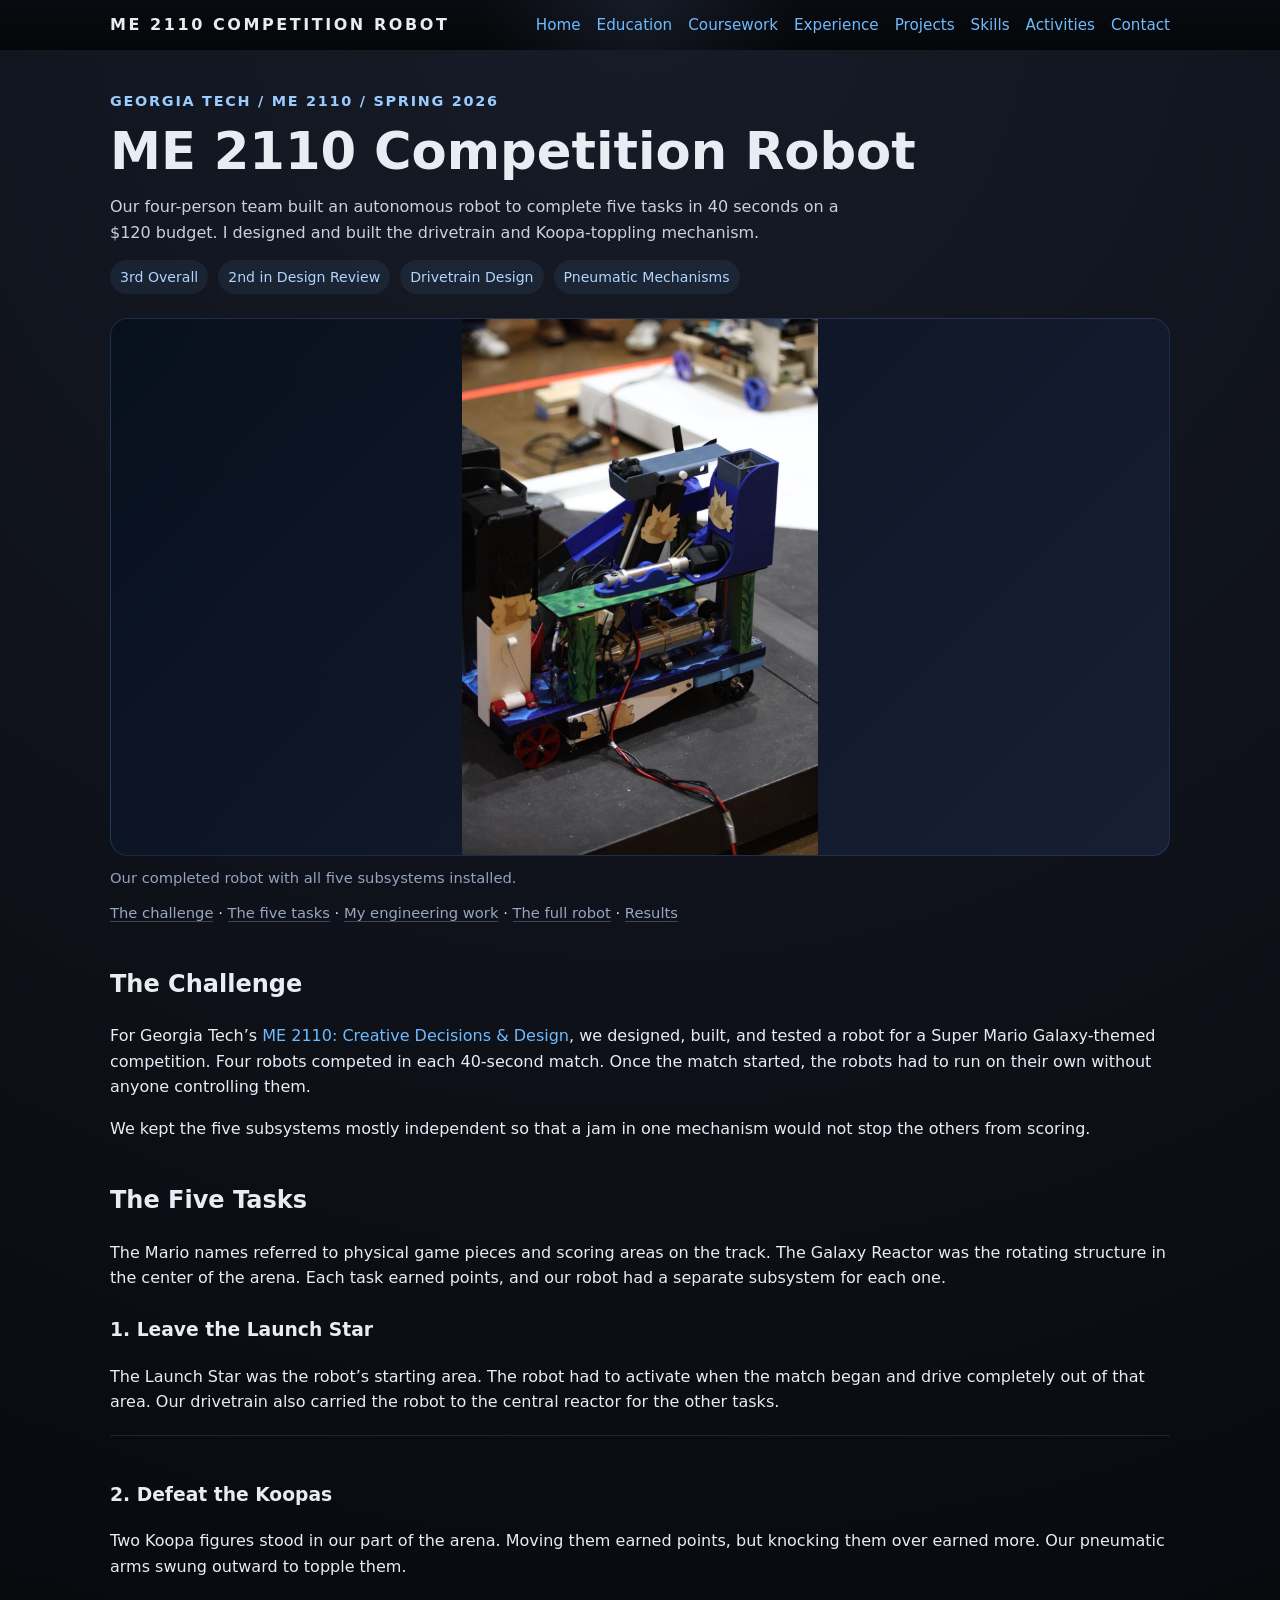
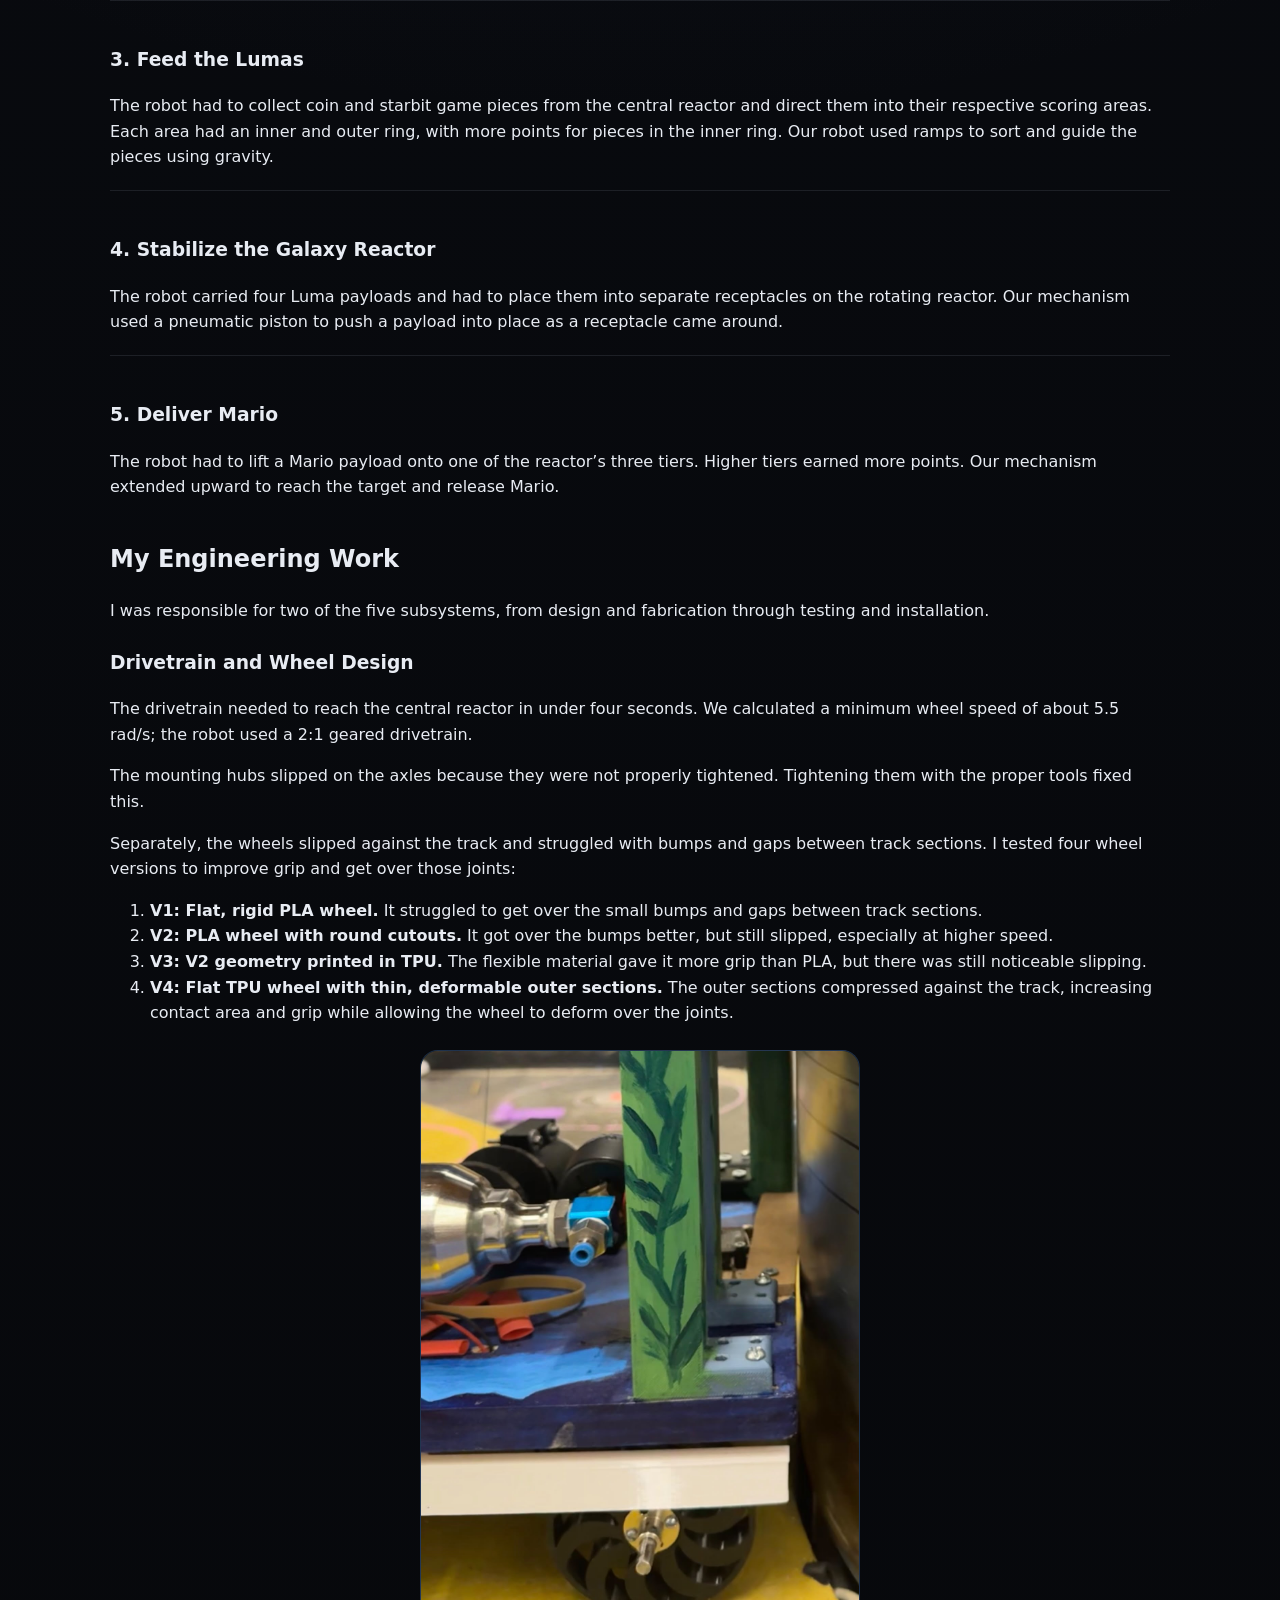
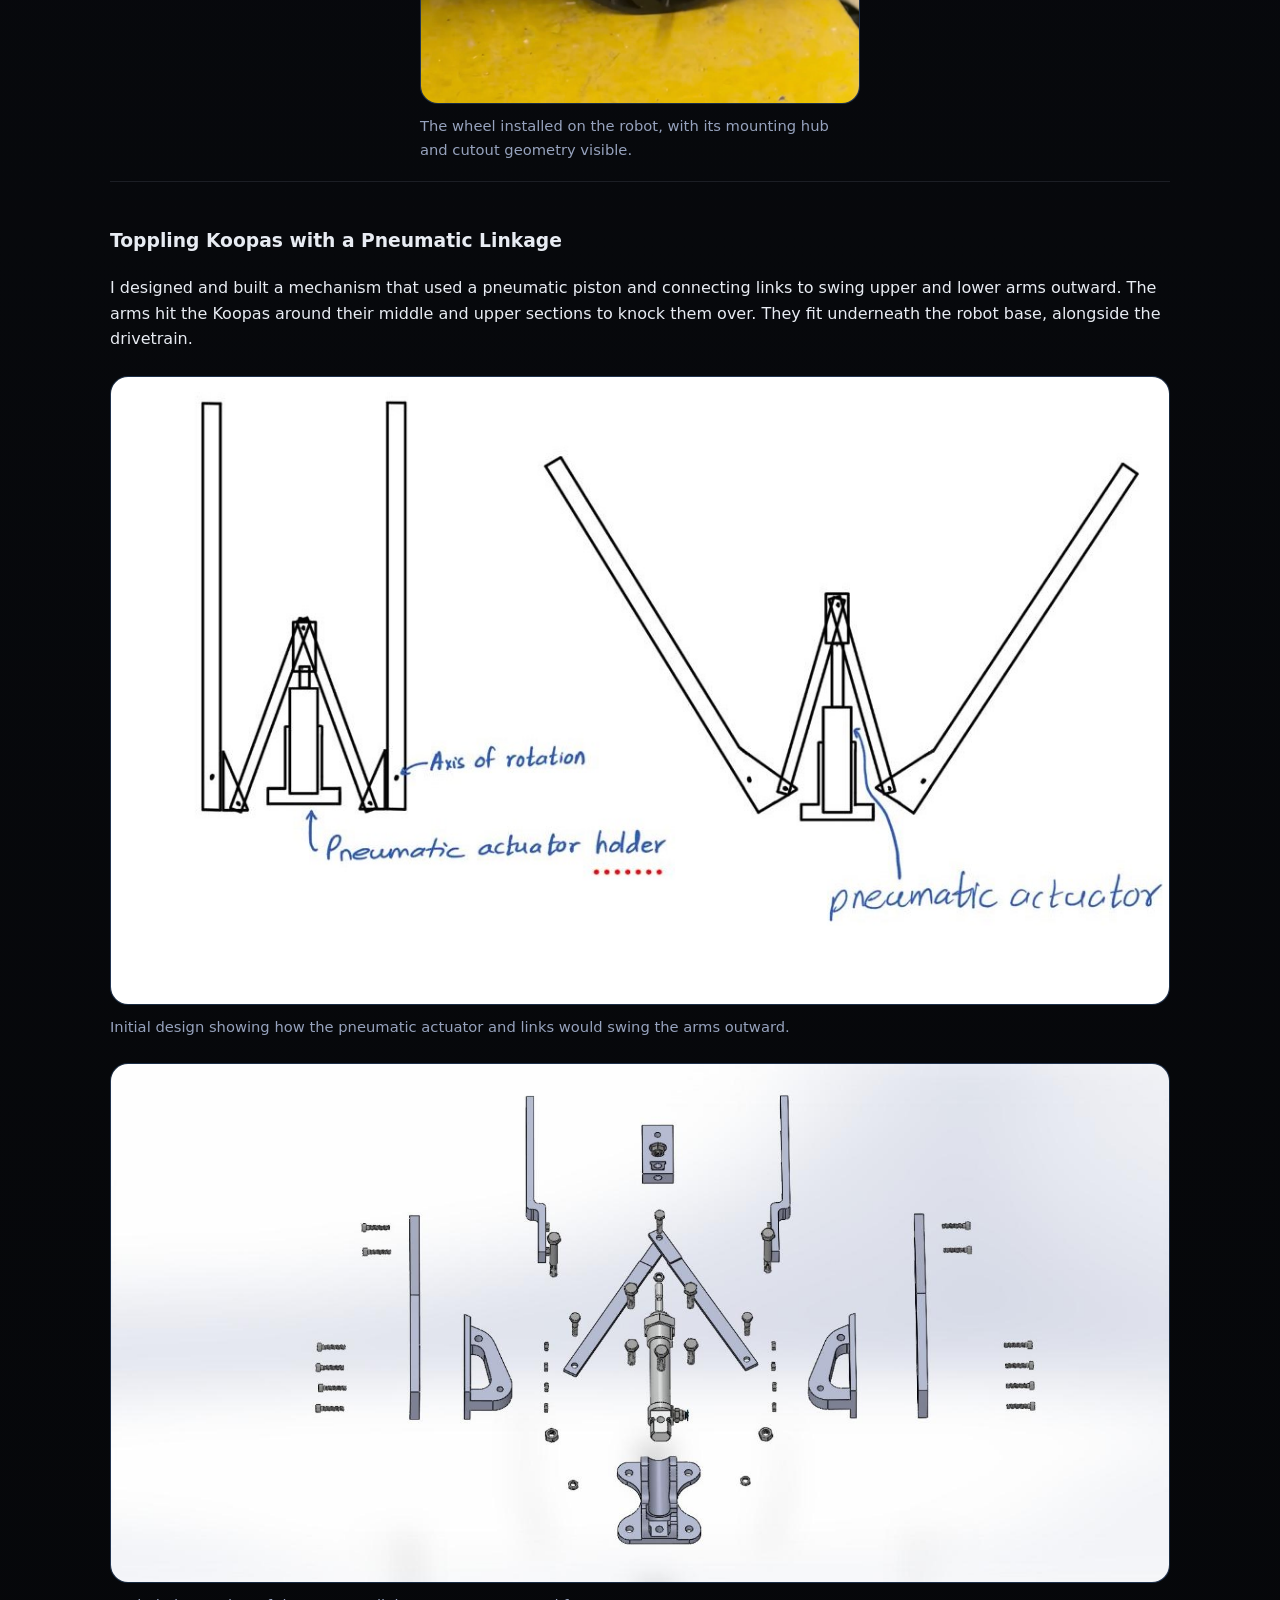
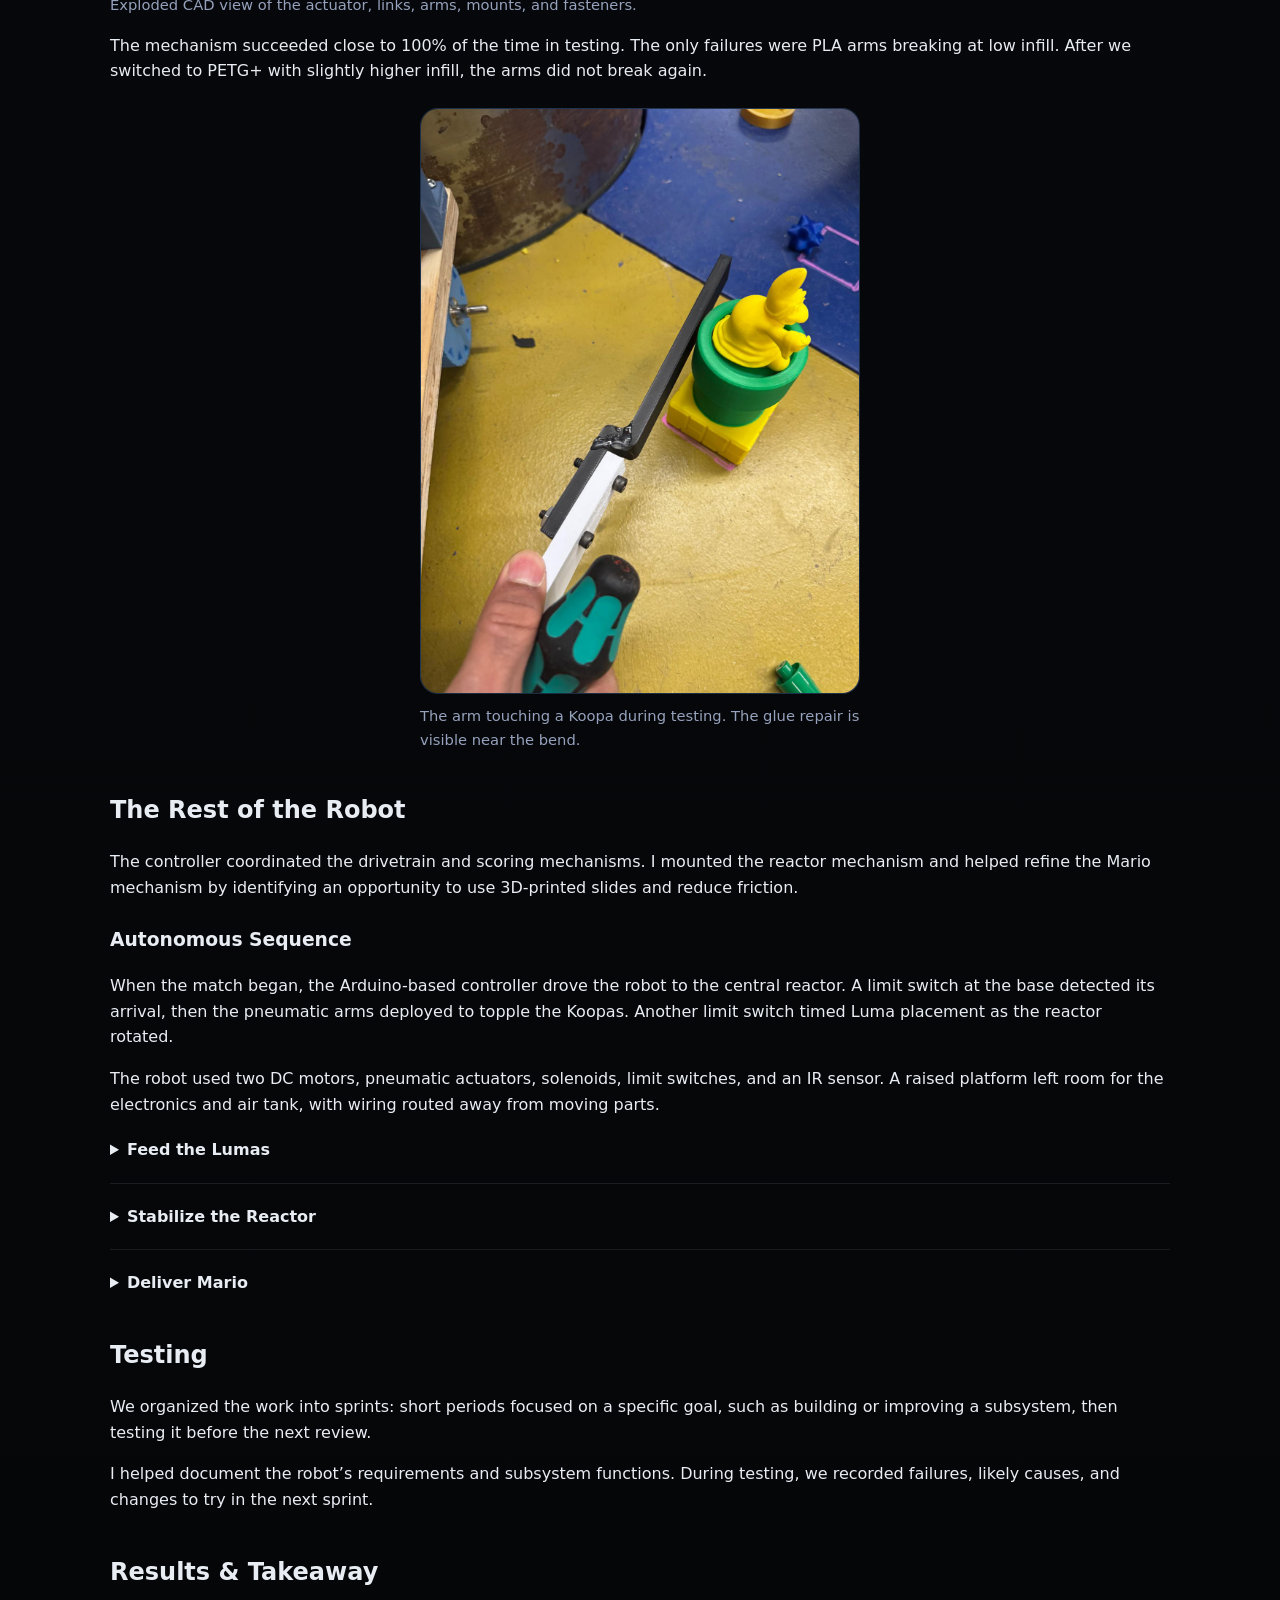
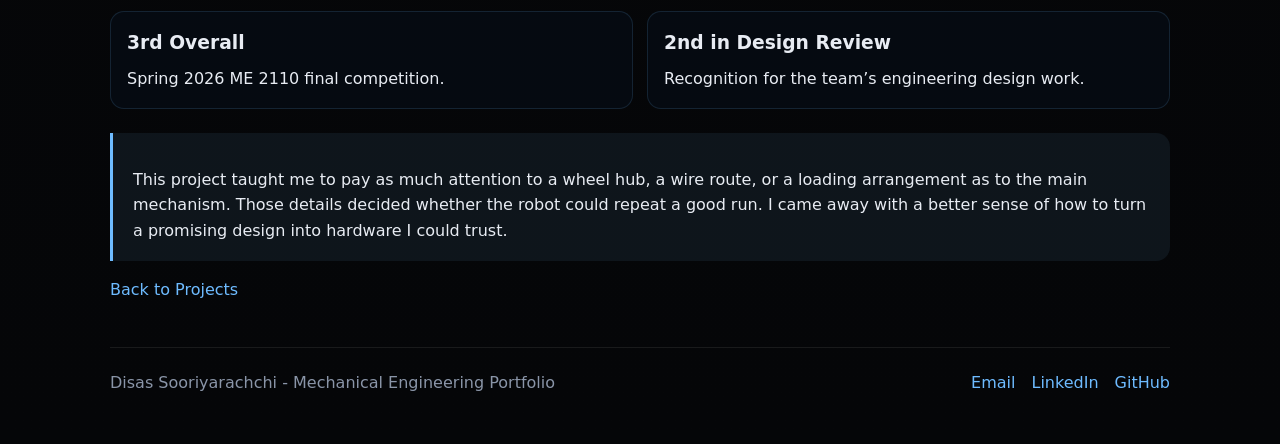
<file: projects/me2110-competition-robot.html>
<!DOCTYPE html>
<html lang="en">
<head>
    <meta charset="UTF-8">
    <meta name="viewport" content="width=device-width, initial-scale=1.0">
    <title>ME 2110 Competition Robot | Disas Sooriyarachchi</title>
    <meta name="description" content="Our ME 2110 robot placed 3rd overall and 2nd in design review. I built two of its five subsystems: the drivetrain and pneumatic Koopa mechanism.">
    <link rel="stylesheet" href="../styles/style.css?v=me2110-photos-20261012">
</head>
<body>
    <div class="page-shell">
        <header class="header">
            <p class="site-title">ME 2110 Competition Robot</p>
            <button class="nav-toggle" type="button" aria-label="Toggle navigation menu">
                <img src="../assets/menu-icon.svg" alt="" aria-hidden="true">
            </button>
            <nav class="nav-links" aria-label="Primary navigation">
                <a href="../index.html">Home</a>
                <a href="../index.html#education">Education</a>
                <a href="../coursework.html">Coursework</a>
                <a href="../index.html#experience">Experience</a>
                <a href="../index.html#projects">Projects</a>
                <a href="../index.html#skills">Skills</a>
                <a href="../index.html#activities">Activities</a>
                <a href="../index.html#contact">Contact</a>
            </nav>
        </header>

        <main>
            <section class="section" aria-labelledby="project-title">
                <p class="project-kicker">Georgia Tech / ME 2110 / Spring 2026</p>
                <h1 id="project-title" class="main-title">ME 2110 Competition Robot</h1>
                <p class="subtitle">Our four-person team built an autonomous robot to complete five tasks in 40 seconds on a $120 budget. I designed and built the drivetrain and Koopa-toppling mechanism.</p>
                <div class="tag-row" aria-label="Competition results and personal focus">
                    <span class="tag">3rd Overall</span>
                    <span class="tag">2nd in Design Review</span>
                    <span class="tag">Drivetrain Design</span>
                    <span class="tag">Pneumatic Mechanisms</span>
                </div>
                <figure class="project-figure">
                    <img class="project-image-contain" src="../assets/images/me2110_comp.jpeg" alt="Mario-themed competition robot with stacked mechanisms, pneumatic cylinders, tubing, and wheeled base">
                    <figcaption>Our completed robot with all five subsystems installed.</figcaption>
                </figure>
                <nav class="section-jump" aria-label="Case study sections">
                    <a href="#overview">The challenge</a> &middot;
                    <a href="#tasks">The five tasks</a> &middot;
                    <a href="#my-work">My engineering work</a> &middot;
                    <a href="#system">The full robot</a> &middot;
                    <a href="#results">Results</a>
                </nav>
            </section>

            <section id="overview" class="section case-study-section" aria-labelledby="overview-title">
                <h2 id="overview-title">The Challenge</h2>
                <p>For Georgia Tech&rsquo;s <a href="https://me.gatech.edu/news/spring-2026-me-2110-design-competition-takes-students-across-galaxy">ME 2110: Creative Decisions &amp; Design</a>, we designed, built, and tested a robot for a Super Mario Galaxy-themed competition. Four robots competed in each 40-second match. Once the match started, the robots had to run on their own without anyone controlling them.</p>
                <p>We kept the five subsystems mostly independent so that a jam in one mechanism would not stop the others from scoring.</p>
            </section>

            <section id="tasks" class="section case-study-section" aria-labelledby="tasks-title">
                <h2 id="tasks-title">The Five Tasks</h2>
                <p>The Mario names referred to physical game pieces and scoring areas on the track. The Galaxy Reactor was the rotating structure in the center of the arena. Each task earned points, and our robot had a separate subsystem for each one.</p>
                <article class="challenge-block">
                    <h3>1. Leave the Launch Star</h3>
                    <p>The Launch Star was the robot&rsquo;s starting area. The robot had to activate when the match began and drive completely out of that area. Our drivetrain also carried the robot to the central reactor for the other tasks.</p>
                </article>
                <article class="challenge-block">
                    <h3>2. Defeat the Koopas</h3>
                    <p>Two Koopa figures stood in our part of the arena. Moving them earned points, but knocking them over earned more. Our pneumatic arms swung outward to topple them.</p>
                </article>
                <article class="challenge-block">
                    <h3>3. Feed the Lumas</h3>
                    <p>The robot had to collect coin and starbit game pieces from the central reactor and direct them into their respective scoring areas. Each area had an inner and outer ring, with more points for pieces in the inner ring. Our robot used ramps to sort and guide the pieces using gravity.</p>
                </article>
                <article class="challenge-block">
                    <h3>4. Stabilize the Galaxy Reactor</h3>
                    <p>The robot carried four Luma payloads and had to place them into separate receptacles on the rotating reactor. Our mechanism used a pneumatic piston to push a payload into place as a receptacle came around.</p>
                </article>
                <article class="challenge-block">
                    <h3>5. Deliver Mario</h3>
                    <p>The robot had to lift a Mario payload onto one of the reactor&rsquo;s three tiers. Higher tiers earned more points. Our mechanism extended upward to reach the target and release Mario.</p>
                </article>
            </section>

            <section id="my-work" class="section case-study-section" aria-labelledby="work-title">
                <h2 id="work-title">My Engineering Work</h2>
                <p>I was responsible for two of the five subsystems, from design and fabrication through testing and installation.</p>

                <article class="challenge-block">
                    <h3>Drivetrain and Wheel Design</h3>
                    <p>The drivetrain needed to reach the central reactor in under four seconds. We calculated a minimum wheel speed of about 5.5 rad/s; the robot used a 2:1 geared drivetrain.</p>
                    <p>The mounting hubs slipped on the axles because they were not properly tightened. Tightening them with the proper tools fixed this.</p>
                    <p>Separately, the wheels slipped against the track and struggled with bumps and gaps between track sections. I tested four wheel versions to improve grip and get over those joints:</p>
                    <ol>
                        <li><strong>V1: Flat, rigid PLA wheel.</strong> It struggled to get over the small bumps and gaps between track sections.</li>
                        <li><strong>V2: PLA wheel with round cutouts.</strong> It got over the bumps better, but still slipped, especially at higher speed.</li>
                        <li><strong>V3: V2 geometry printed in TPU.</strong> The flexible material gave it more grip than PLA, but there was still noticeable slipping.</li>
                        <li><strong>V4: Flat TPU wheel with thin, deformable outer sections.</strong> The outer sections compressed against the track, increasing contact area and grip while allowing the wheel to deform over the joints.</li>
                    </ol>
                    <figure class="project-figure mechanism-figure mechanism-photo">
                        <a href="../assets/images/Projects/ME2110/drivetrain-wheel.jpeg">
                            <img src="../assets/images/Projects/ME2110/drivetrain-wheel.jpeg" alt="Wheel mounted beneath the robot, showing curved cutouts around the hub" loading="lazy" width="1289" height="1920">
                        </a>
                        <figcaption>The wheel installed on the robot, with its mounting hub and cutout geometry visible.</figcaption>
                    </figure>
                </article>

                <article class="challenge-block">
                    <h3>Toppling Koopas with a Pneumatic Linkage</h3>
                    <p>I designed and built a mechanism that used a pneumatic piston and connecting links to swing upper and lower arms outward. The arms hit the Koopas around their middle and upper sections to knock them over. They fit underneath the robot base, alongside the drivetrain.</p>
                    <figure class="project-figure mechanism-figure">
                        <a href="../assets/images/Projects/ME2110/koopa-initial-design.jpeg">
                            <img src="../assets/images/Projects/ME2110/koopa-initial-design.jpeg" alt="Early Koopa mechanism drawing showing folded and extended arms, pivot locations, and the pneumatic actuator" loading="lazy" width="1111" height="659">
                        </a>
                        <figcaption>Initial design showing how the pneumatic actuator and links would swing the arms outward.</figcaption>
                    </figure>
                    <figure class="project-figure mechanism-figure">
                        <a href="../assets/images/Projects/ME2110/koopa-exploded-view.jpeg">
                            <img src="../assets/images/Projects/ME2110/koopa-exploded-view.jpeg" alt="Exploded CAD view of the Koopa mechanism with the pneumatic cylinder, connecting links, arms, mounts, and fasteners separated" loading="lazy" width="1600" height="784">
                        </a>
                        <figcaption>Exploded CAD view of the actuator, links, arms, mounts, and fasteners.</figcaption>
                    </figure>
                    <p>The mechanism succeeded close to 100% of the time in testing. The only failures were PLA arms breaking at low infill. After we switched to PETG+ with slightly higher infill, the arms did not break again.</p>
                    <figure class="project-figure mechanism-figure mechanism-photo">
                        <a href="../assets/images/Projects/ME2110/koopa-arm-repair.jpeg">
                            <img src="../assets/images/Projects/ME2110/koopa-arm-repair.jpeg" alt="Koopa arm touching a Koopa figure, with a visible glue repair near the bend in the arm" loading="lazy" width="1200" height="1600">
                        </a>
                        <figcaption>The arm touching a Koopa during testing. The glue repair is visible near the bend.</figcaption>
                    </figure>
                </article>
            </section>

            <section id="system" class="section case-study-section" aria-labelledby="system-title">
                <h2 id="system-title">The Rest of the Robot</h2>
                <p>The controller coordinated the drivetrain and scoring mechanisms. I mounted the reactor mechanism and helped refine the Mario mechanism by identifying an opportunity to use 3D-printed slides and reduce friction.</p>
                <h3>Autonomous Sequence</h3>
                <p>When the match began, the Arduino-based controller drove the robot to the central reactor. A limit switch at the base detected its arrival, then the pneumatic arms deployed to topple the Koopas. Another limit switch timed Luma placement as the reactor rotated.</p>
                <p>The robot used two DC motors, pneumatic actuators, solenoids, limit switches, and an IR sensor. A raised platform left room for the electronics and air tank, with wiring routed away from moving parts.</p>

                <details class="challenge-block">
                    <summary><strong>Feed the Lumas</strong></summary>
                    <p>Passive ramps used height differences to sort coins and starbits, then gravity to move them toward scoring areas. A calculated minimum ramp angle of about 32 degrees helped coins slide reliably without another actuator.</p>
                </details>
                <details class="challenge-block">
                    <summary><strong>Stabilize the Reactor</strong></summary>
                    <p>As the reactor rotated, its walls triggered a limit switch. This activated a pneumatic piston that pushed gravity-fed Luma payloads into the receptacles. My involvement was mainly securing this subsystem to the robot.</p>
                </details>
                <details class="challenge-block">
                    <summary><strong>Deliver Mario</strong></summary>
                    <p>A telescoping mechanism lifted Mario using a motorized spool and string. I noticed that many teams with successful Mario mechanisms used 3D-printed slides. We had initially ruled out that approach because we expected the printed layer ridges to create excessive friction. Revisiting that assumption, we found that the mechanism&rsquo;s steep mounting angle allowed the slides to move without significant resistance from the layer height. We then refined the print orientation so the sliding motion ran parallel to the layers, substantially reducing friction.</p>
                </details>
            </section>

            <section id="process" class="section case-study-section" aria-labelledby="process-title">
                <h2 id="process-title">Testing</h2>
                <p>We organized the work into sprints: short periods focused on a specific goal, such as building or improving a subsystem, then testing it before the next review.</p>
                <p>I helped document the robot&rsquo;s requirements and subsystem functions. During testing, we recorded failures, likely causes, and changes to try in the next sprint.</p>
            </section>

            <section id="results" class="section case-study-section" aria-labelledby="results-title">
                <h2 id="results-title">Results &amp; Takeaway</h2>
                <div class="detail-grid">
                    <div><h3>3rd Overall</h3><p>Spring 2026 ME 2110 final competition.</p></div>
                    <div><h3>2nd in Design Review</h3><p>Recognition for the team&rsquo;s engineering design work.</p></div>
                </div>
                <blockquote class="reflection">
                    <p>This project taught me to pay as much attention to a wheel hub, a wire route, or a loading arrangement as to the main mechanism. Those details decided whether the robot could repeat a good run. I came away with a better sense of how to turn a promising design into hardware I could trust.</p>
                </blockquote>
                <p><a href="../index.html#projects">Back to Projects</a></p>
            </section>
        </main>

        <footer class="footer">
            <p>Disas Sooriyarachchi - Mechanical Engineering Portfolio</p>
            <div class="social-links">
                <a href="mailto:dbs6@gatech.edu">Email</a>
                <a href="https://www.linkedin.com/in/disas">LinkedIn</a>
                <a href="https://github.com/05disas">GitHub</a>
            </div>
        </footer>
    </div>
    <script src="../scripts/main.js"></script>
</body>
</html>
</file>
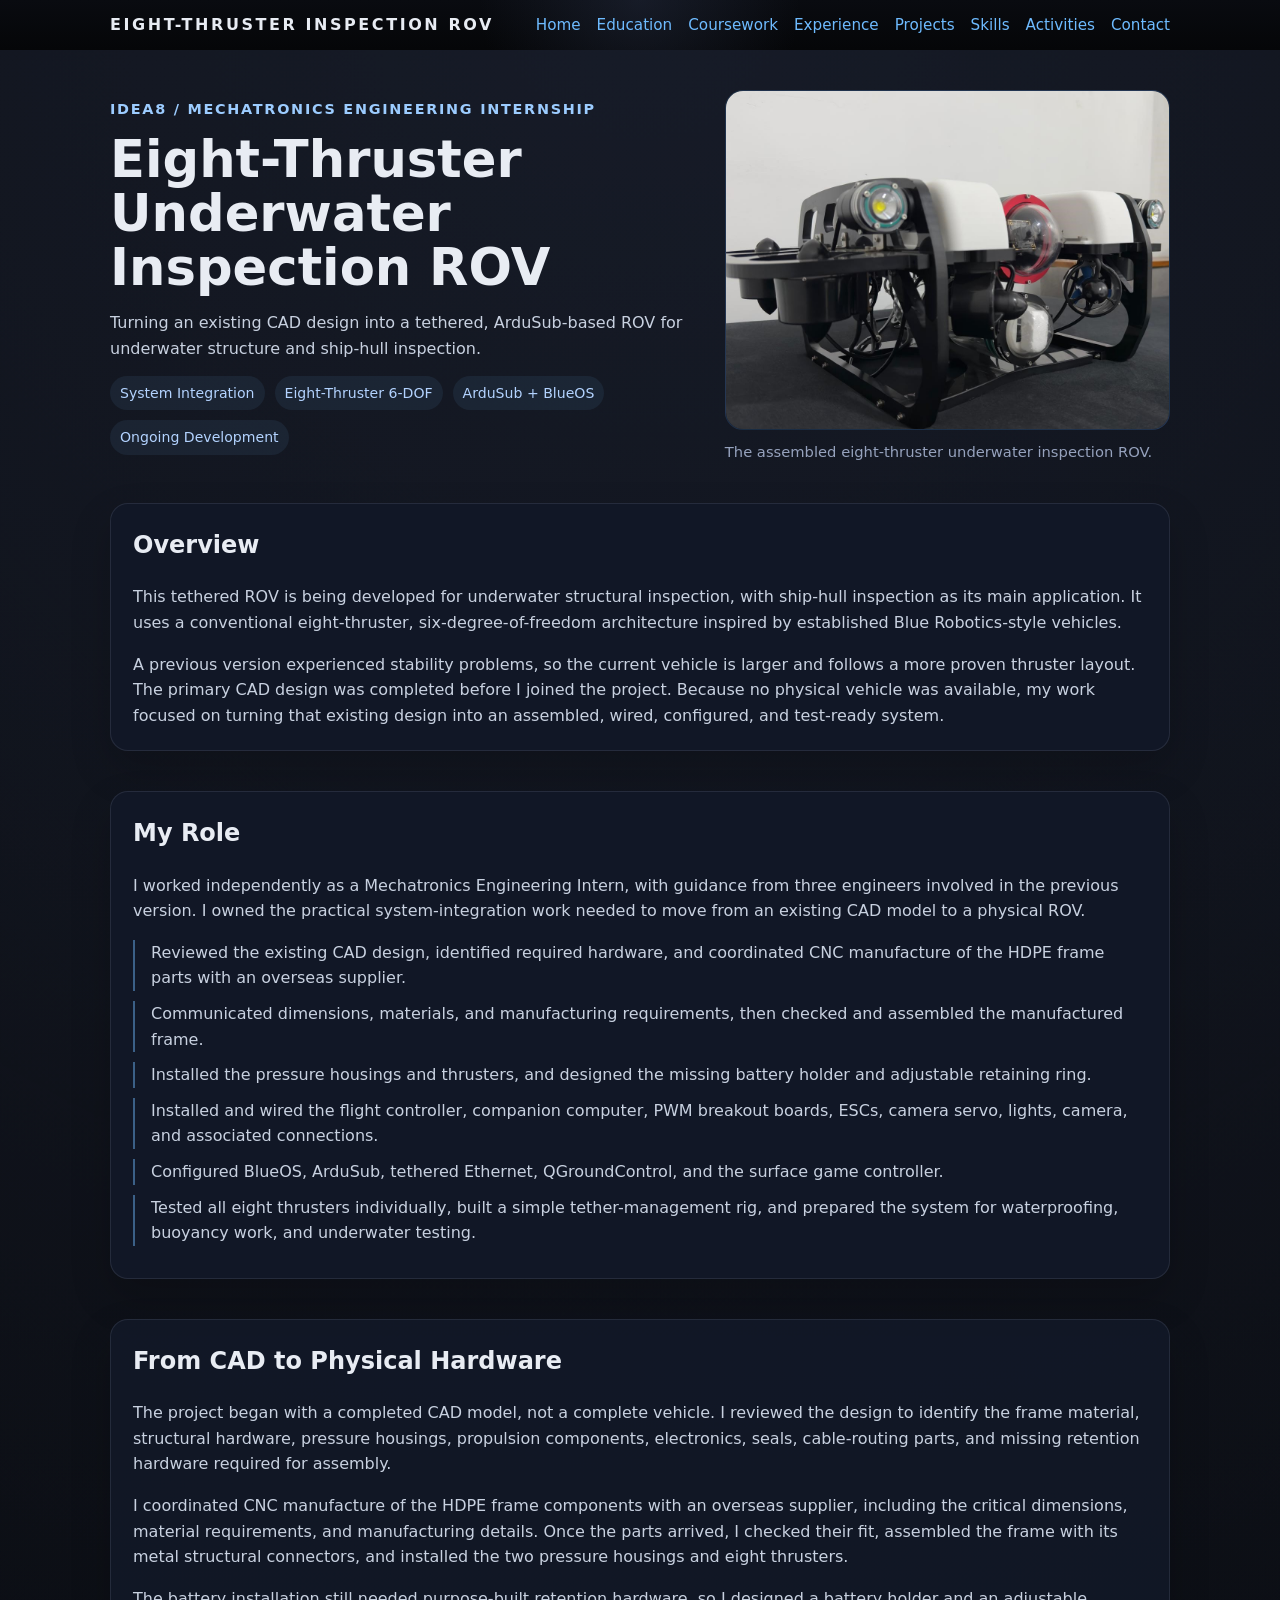
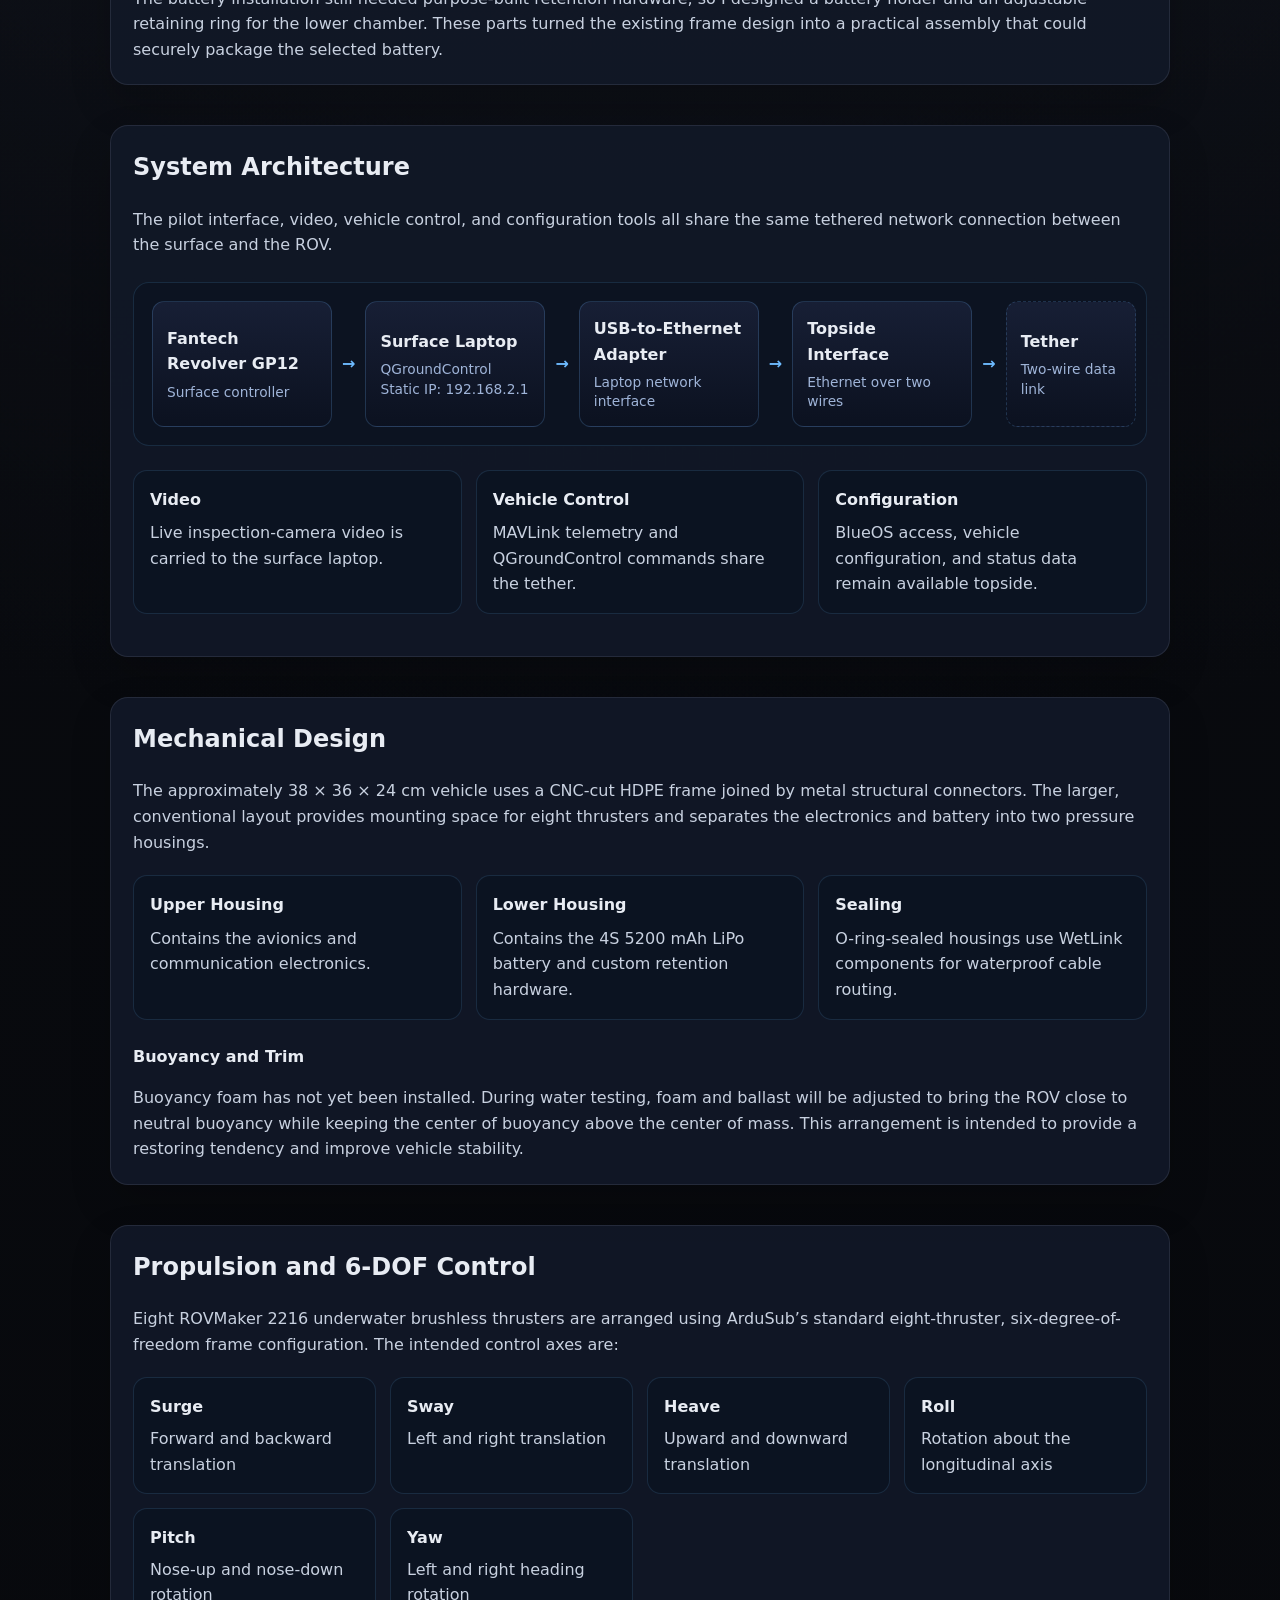
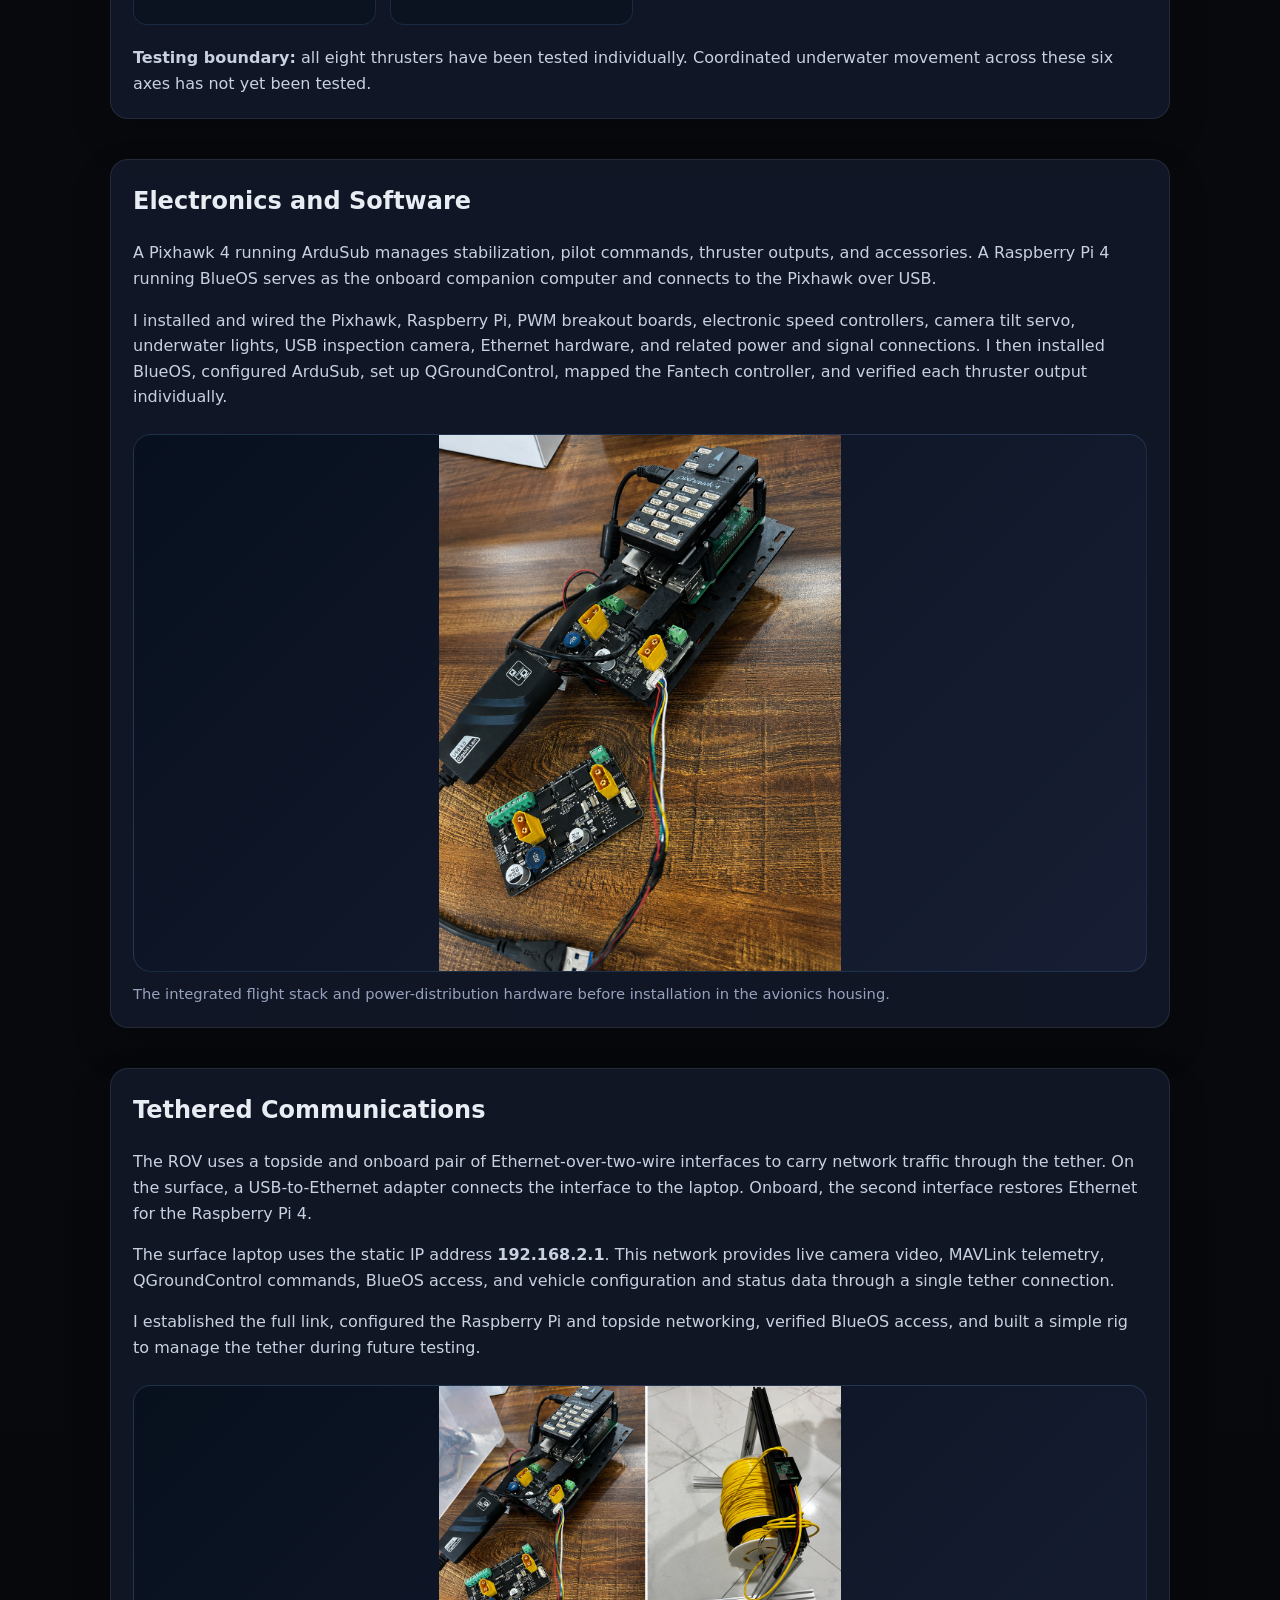
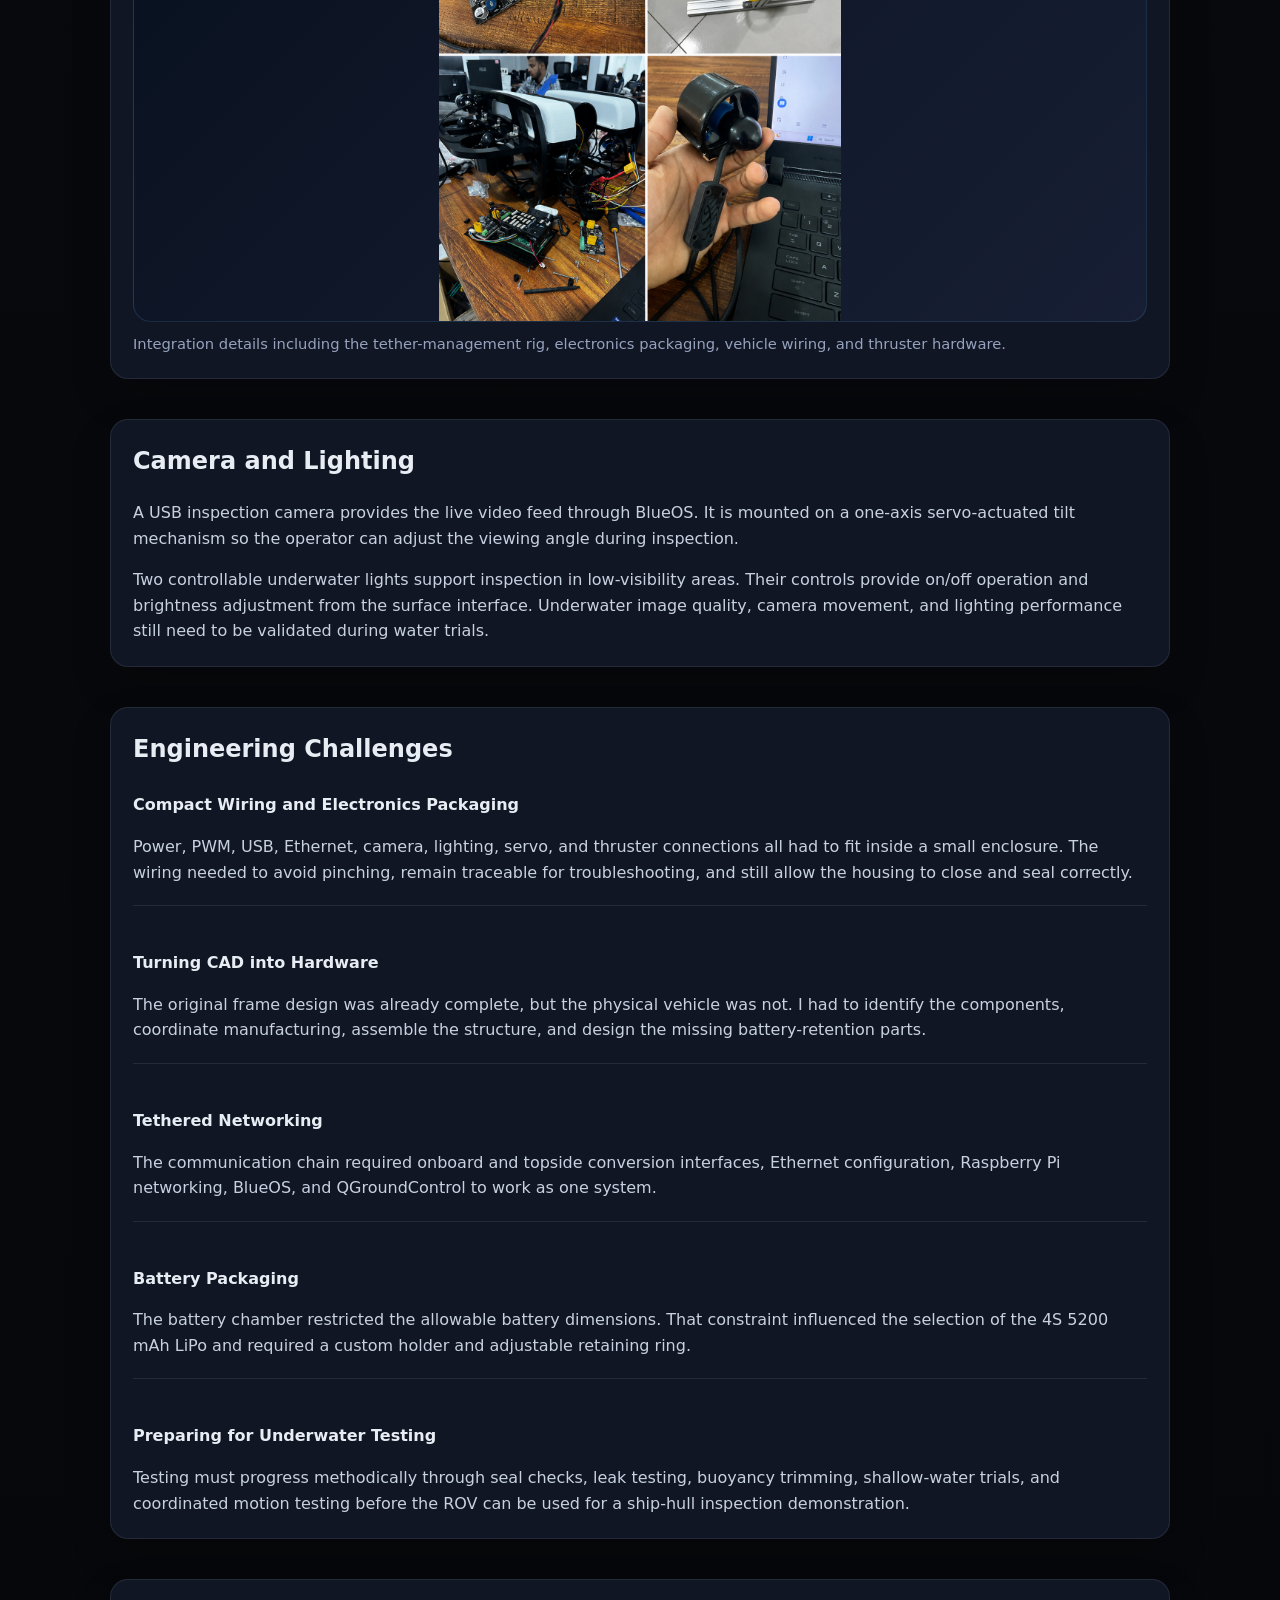
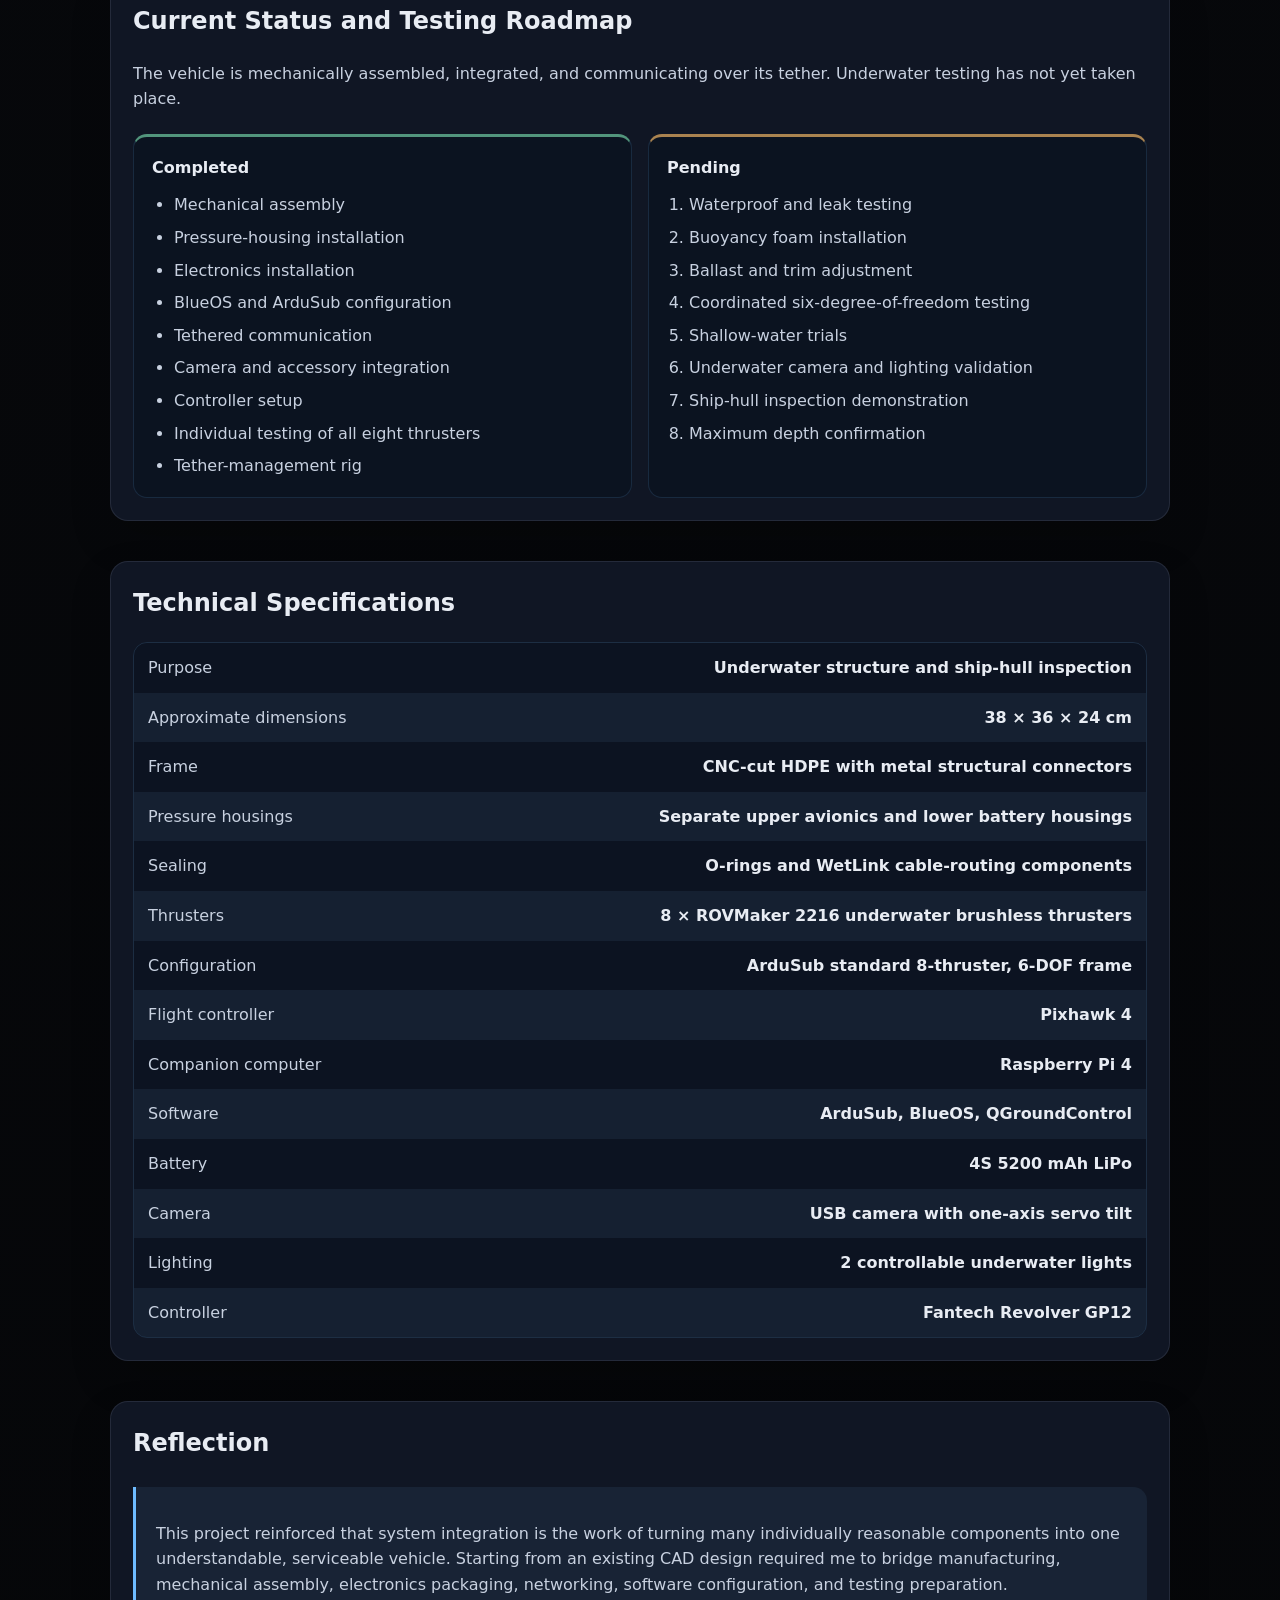
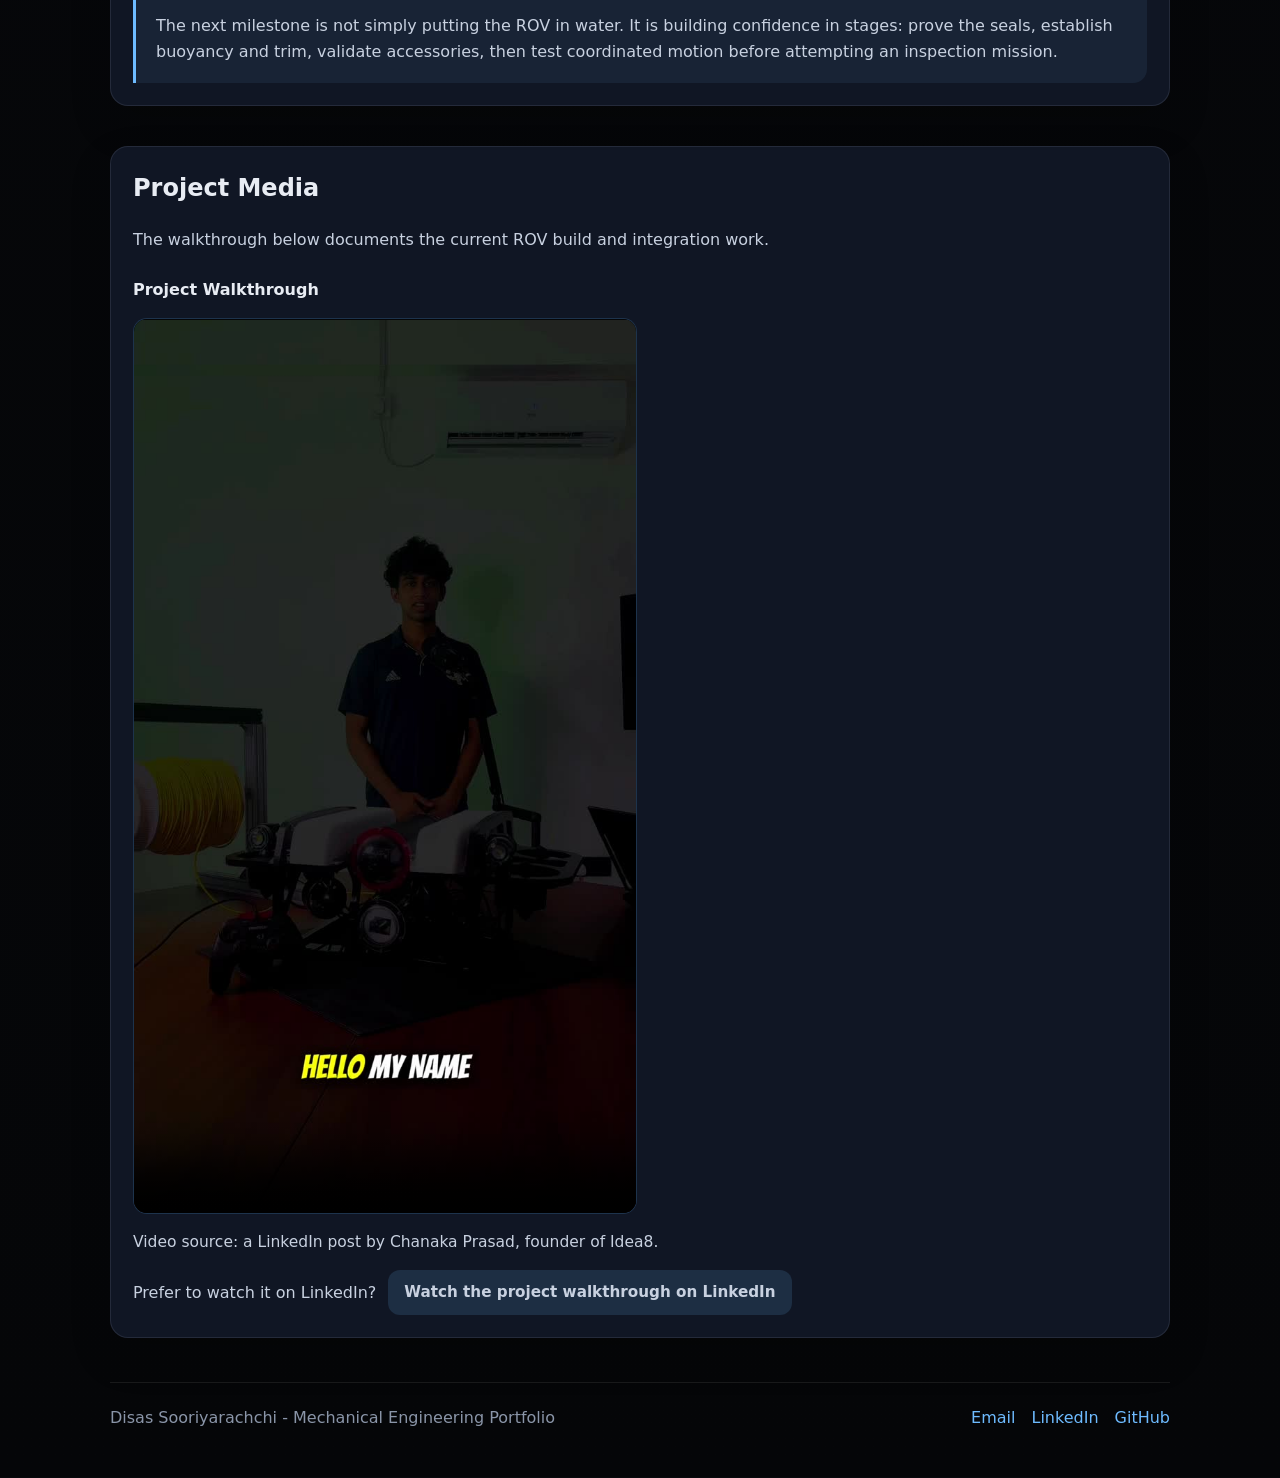
<file: projects/submarine-rov.html>
<!DOCTYPE html>
<html lang="en">
<head>
    <meta charset="UTF-8">
    <meta name="viewport" content="width=device-width, initial-scale=1.0">
    <title>Eight-Thruster Underwater Inspection ROV | Disas Sooriyarachchi</title>
    <link rel="stylesheet" href="../styles/style.css">
</head>
<body>
    <div class="page-shell">
        <header class="header">
            <p class="site-title">Eight-Thruster Inspection ROV</p>
            <button class="nav-toggle" type="button" aria-label="Toggle navigation menu" aria-expanded="false" aria-controls="primary-navigation">
                <img src="../assets/menu-icon.svg" alt="" aria-hidden="true">
            </button>
            <nav id="primary-navigation" class="nav-links" aria-label="Primary navigation">
                <a href="../index.html">Home</a>
                <a href="../index.html#education">Education</a>
                <a href="../coursework.html">Coursework</a>
                <a href="../index.html#experience">Experience</a>
                <a href="../index.html#projects">Projects</a>
                <a href="../index.html#skills">Skills</a>
                <a href="../index.html#activities">Activities</a>
                <a href="../index.html#contact">Contact</a>
            </nav>
        </header>

        <main>
            <section class="section project-hero" aria-labelledby="project-title">
                <div class="project-hero-copy">
                    <p class="project-kicker">Idea8 / Mechatronics Engineering Internship</p>
                    <h1 id="project-title" class="main-title">Eight-Thruster Underwater Inspection ROV</h1>
                    <p class="subtitle">Turning an existing CAD design into a tethered, ArduSub-based ROV for underwater structure and ship-hull inspection.</p>
                    <div class="tag-row" aria-label="Project highlights">
                        <span class="tag">System Integration</span>
                        <span class="tag">Eight-Thruster 6-DOF</span>
                        <span class="tag">ArduSub + BlueOS</span>
                        <span class="tag">Ongoing Development</span>
                    </div>
                </div>
                <figure class="project-figure project-hero-media">
                    <img src="../assets/images/Projects/Submarine/Picture%20of%20the%20submarine.jpeg" alt="Assembled eight-thruster underwater inspection ROV">
                    <figcaption>The assembled eight-thruster underwater inspection ROV.</figcaption>
                </figure>
            </section>

            <section id="overview" class="section card case-study-section" aria-labelledby="overview-title">
                <h2 id="overview-title">Overview</h2>
                <p>This tethered ROV is being developed for underwater structural inspection, with ship-hull inspection as its main application. It uses a conventional eight-thruster, six-degree-of-freedom architecture inspired by established Blue Robotics-style vehicles.</p>
                <p>A previous version experienced stability problems, so the current vehicle is larger and follows a more proven thruster layout. The primary CAD design was completed before I joined the project. Because no physical vehicle was available, my work focused on turning that existing design into an assembled, wired, configured, and test-ready system.</p>
            </section>

            <section id="my-role" class="section card case-study-section" aria-labelledby="role-title">
                <h2 id="role-title">My Role</h2>
                <p>I worked independently as a Mechatronics Engineering Intern, with guidance from three engineers involved in the previous version. I owned the practical system-integration work needed to move from an existing CAD model to a physical ROV.</p>
                <ul class="card-list emphasis-list">
                    <li>Reviewed the existing CAD design, identified required hardware, and coordinated CNC manufacture of the HDPE frame parts with an overseas supplier.</li>
                    <li>Communicated dimensions, materials, and manufacturing requirements, then checked and assembled the manufactured frame.</li>
                    <li>Installed the pressure housings and thrusters, and designed the missing battery holder and adjustable retaining ring.</li>
                    <li>Installed and wired the flight controller, companion computer, PWM breakout boards, ESCs, camera servo, lights, camera, and associated connections.</li>
                    <li>Configured BlueOS, ArduSub, tethered Ethernet, QGroundControl, and the surface game controller.</li>
                    <li>Tested all eight thrusters individually, built a simple tether-management rig, and prepared the system for waterproofing, buoyancy work, and underwater testing.</li>
                </ul>
            </section>

            <section id="cad-to-hardware" class="section card case-study-section" aria-labelledby="cad-title">
                <h2 id="cad-title">From CAD to Physical Hardware</h2>
                <p>The project began with a completed CAD model, not a complete vehicle. I reviewed the design to identify the frame material, structural hardware, pressure housings, propulsion components, electronics, seals, cable-routing parts, and missing retention hardware required for assembly.</p>
                <p>I coordinated CNC manufacture of the HDPE frame components with an overseas supplier, including the critical dimensions, material requirements, and manufacturing details. Once the parts arrived, I checked their fit, assembled the frame with its metal structural connectors, and installed the two pressure housings and eight thrusters.</p>
                <p>The battery installation still needed purpose-built retention hardware, so I designed a battery holder and an adjustable retaining ring for the lower chamber. These parts turned the existing frame design into a practical assembly that could securely package the selected battery.</p>
            </section>

            <section id="architecture" class="section card case-study-section" aria-labelledby="architecture-title">
                <h2 id="architecture-title">System Architecture</h2>
                <p>The pilot interface, video, vehicle control, and configuration tools all share the same tethered network connection between the surface and the ROV.</p>
                <div class="rov-system-diagram" role="group" aria-label="ROV communication and control architecture">
                    <div class="rov-diagram-node"><strong>Fantech Revolver GP12</strong><span>Surface controller</span></div>
                    <span class="rov-diagram-arrow" aria-hidden="true">&rarr;</span>
                    <div class="rov-diagram-node"><strong>Surface Laptop</strong><span>QGroundControl<br>Static IP: 192.168.2.1</span></div>
                    <span class="rov-diagram-arrow" aria-hidden="true">&rarr;</span>
                    <div class="rov-diagram-node"><strong>USB-to-Ethernet Adapter</strong><span>Laptop network interface</span></div>
                    <span class="rov-diagram-arrow" aria-hidden="true">&rarr;</span>
                    <div class="rov-diagram-node"><strong>Topside Interface</strong><span>Ethernet over two wires</span></div>
                    <span class="rov-diagram-arrow" aria-hidden="true">&rarr;</span>
                    <div class="rov-diagram-node rov-diagram-tether"><strong>Tether</strong><span>Two-wire data link</span></div>
                    <span class="rov-diagram-arrow" aria-hidden="true">&rarr;</span>
                    <div class="rov-diagram-node"><strong>Onboard Interface</strong><span>Two wires to Ethernet</span></div>
                    <span class="rov-diagram-arrow" aria-hidden="true">&rarr;</span>
                    <div class="rov-diagram-node"><strong>Raspberry Pi 4</strong><span>BlueOS companion computer</span></div>
                    <span class="rov-diagram-arrow" aria-hidden="true">&rarr; USB &rarr;</span>
                    <div class="rov-diagram-node"><strong>Pixhawk 4</strong><span>ArduSub flight controller</span></div>
                    <span class="rov-diagram-arrow" aria-hidden="true">&rarr;</span>
                    <div class="rov-diagram-node rov-diagram-output"><strong>Vehicle Outputs</strong><span>8 thrusters<br>Camera tilt servo<br>2 lights</span></div>
                </div>
                <div class="detail-grid">
                    <div><h3>Video</h3><p>Live inspection-camera video is carried to the surface laptop.</p></div>
                    <div><h3>Vehicle Control</h3><p>MAVLink telemetry and QGroundControl commands share the tether.</p></div>
                    <div><h3>Configuration</h3><p>BlueOS access, vehicle configuration, and status data remain available topside.</p></div>
                </div>
                <!-- TODO: Confirm the exact model of the Ethernet-over-two-wire tether modules. -->
            </section>

            <section id="mechanical-design" class="section card case-study-section" aria-labelledby="mechanical-title">
                <h2 id="mechanical-title">Mechanical Design</h2>
                <p>The approximately 38 &times; 36 &times; 24 cm vehicle uses a CNC-cut HDPE frame joined by metal structural connectors. The larger, conventional layout provides mounting space for eight thrusters and separates the electronics and battery into two pressure housings.</p>
                <div class="detail-grid">
                    <div><h3>Upper Housing</h3><p>Contains the avionics and communication electronics.</p></div>
                    <div><h3>Lower Housing</h3><p>Contains the 4S 5200 mAh LiPo battery and custom retention hardware.</p></div>
                    <div><h3>Sealing</h3><p>O-ring-sealed housings use WetLink components for waterproof cable routing.</p></div>
                </div>
                <h3>Buoyancy and Trim</h3>
                <p>Buoyancy foam has not yet been installed. During water testing, foam and ballast will be adjusted to bring the ROV close to neutral buoyancy while keeping the center of buoyancy above the center of mass. This arrangement is intended to provide a restoring tendency and improve vehicle stability.</p>
                <!-- TODO: Confirm vehicle weight, enclosure materials, exact WetLink model, metal alloy names, and buoyancy foam type. -->
            </section>

            <section id="propulsion" class="section card case-study-section" aria-labelledby="propulsion-title">
                <h2 id="propulsion-title">Propulsion and 6-DOF Control</h2>
                <p>Eight ROVMaker 2216 underwater brushless thrusters are arranged using ArduSub&rsquo;s standard eight-thruster, six-degree-of-freedom frame configuration. The intended control axes are:</p>
                <div class="architecture-grid">
                    <div><strong>Surge</strong><span>Forward and backward translation</span></div>
                    <div><strong>Sway</strong><span>Left and right translation</span></div>
                    <div><strong>Heave</strong><span>Upward and downward translation</span></div>
                    <div><strong>Roll</strong><span>Rotation about the longitudinal axis</span></div>
                    <div><strong>Pitch</strong><span>Nose-up and nose-down rotation</span></div>
                    <div><strong>Yaw</strong><span>Left and right heading rotation</span></div>
                </div>
                <p><strong>Testing boundary:</strong> all eight thrusters have been tested individually. Coordinated underwater movement across these six axes has not yet been tested.</p>
                <!-- TODO: Confirm vehicle speed and measured thrust after underwater testing. -->
            </section>

            <section id="electronics" class="section card case-study-section" aria-labelledby="electronics-title">
                <h2 id="electronics-title">Electronics and Software</h2>
                <p>A Pixhawk 4 running ArduSub manages stabilization, pilot commands, thruster outputs, and accessories. A Raspberry Pi 4 running BlueOS serves as the onboard companion computer and connects to the Pixhawk over USB.</p>
                <p>I installed and wired the Pixhawk, Raspberry Pi, PWM breakout boards, electronic speed controllers, camera tilt servo, underwater lights, USB inspection camera, Ethernet hardware, and related power and signal connections. I then installed BlueOS, configured ArduSub, set up QGroundControl, mapped the Fantech controller, and verified each thruster output individually.</p>
                <figure class="project-figure">
                    <img class="project-image-contain" src="../assets/images/Projects/Submarine/Flight%20stack%20that%20goes%20in%20the%20sub.png" alt="Pixhawk 4, Raspberry Pi 4, PWM breakout boards, and power electronics arranged for the ROV avionics housing" loading="lazy">
                    <figcaption>The integrated flight stack and power-distribution hardware before installation in the avionics housing.</figcaption>
                </figure>
                <!-- TODO: Confirm the exact ArduSub and BlueOS versions. -->
            </section>

            <section id="communications" class="section card case-study-section" aria-labelledby="communications-title">
                <h2 id="communications-title">Tethered Communications</h2>
                <p>The ROV uses a topside and onboard pair of Ethernet-over-two-wire interfaces to carry network traffic through the tether. On the surface, a USB-to-Ethernet adapter connects the interface to the laptop. Onboard, the second interface restores Ethernet for the Raspberry Pi 4.</p>
                <p>The surface laptop uses the static IP address <strong>192.168.2.1</strong>. This network provides live camera video, MAVLink telemetry, QGroundControl commands, BlueOS access, and vehicle configuration and status data through a single tether connection.</p>
                <p>I established the full link, configured the Raspberry Pi and topside networking, verified BlueOS access, and built a simple rig to manage the tether during future testing.</p>
                <figure class="project-figure">
                    <img class="project-image-contain" src="../assets/images/Projects/Submarine/Tether%20with%20the%20structure%20made%20to%20hold%20it.png" alt="ROV integration collage showing the tether-management rig, electronics, vehicle wiring, and an underwater thruster" loading="lazy">
                    <figcaption>Integration details including the tether-management rig, electronics packaging, vehicle wiring, and thruster hardware.</figcaption>
                </figure>
            </section>

            <section id="camera-lighting" class="section card case-study-section" aria-labelledby="camera-title">
                <h2 id="camera-title">Camera and Lighting</h2>
                <p>A USB inspection camera provides the live video feed through BlueOS. It is mounted on a one-axis servo-actuated tilt mechanism so the operator can adjust the viewing angle during inspection.</p>
                <p>Two controllable underwater lights support inspection in low-visibility areas. Their controls provide on/off operation and brightness adjustment from the surface interface. Underwater image quality, camera movement, and lighting performance still need to be validated during water trials.</p>
                <!-- TODO: Confirm the exact camera and light models. -->
            </section>

            <section id="challenges" class="section card case-study-section" aria-labelledby="challenges-title">
                <h2 id="challenges-title">Engineering Challenges</h2>
                <article class="challenge-block">
                    <h3>Compact Wiring and Electronics Packaging</h3>
                    <p>Power, PWM, USB, Ethernet, camera, lighting, servo, and thruster connections all had to fit inside a small enclosure. The wiring needed to avoid pinching, remain traceable for troubleshooting, and still allow the housing to close and seal correctly.</p>
                </article>
                <article class="challenge-block">
                    <h3>Turning CAD into Hardware</h3>
                    <p>The original frame design was already complete, but the physical vehicle was not. I had to identify the components, coordinate manufacturing, assemble the structure, and design the missing battery-retention parts.</p>
                </article>
                <article class="challenge-block">
                    <h3>Tethered Networking</h3>
                    <p>The communication chain required onboard and topside conversion interfaces, Ethernet configuration, Raspberry Pi networking, BlueOS, and QGroundControl to work as one system.</p>
                </article>
                <article class="challenge-block">
                    <h3>Battery Packaging</h3>
                    <p>The battery chamber restricted the allowable battery dimensions. That constraint influenced the selection of the 4S 5200 mAh LiPo and required a custom holder and adjustable retaining ring.</p>
                </article>
                <article class="challenge-block">
                    <h3>Preparing for Underwater Testing</h3>
                    <p>Testing must progress methodically through seal checks, leak testing, buoyancy trimming, shallow-water trials, and coordinated motion testing before the ROV can be used for a ship-hull inspection demonstration.</p>
                </article>
            </section>

            <section id="status" class="section card case-study-section" aria-labelledby="status-title">
                <h2 id="status-title">Current Status and Testing Roadmap</h2>
                <p>The vehicle is mechanically assembled, integrated, and communicating over its tether. Underwater testing has not yet taken place.</p>
                <div class="status-roadmap">
                    <div class="status-column status-complete">
                        <p class="status-label">Completed</p>
                        <ul>
                            <li>Mechanical assembly</li>
                            <li>Pressure-housing installation</li>
                            <li>Electronics installation</li>
                            <li>BlueOS and ArduSub configuration</li>
                            <li>Tethered communication</li>
                            <li>Camera and accessory integration</li>
                            <li>Controller setup</li>
                            <li>Individual testing of all eight thrusters</li>
                            <li>Tether-management rig</li>
                        </ul>
                    </div>
                    <div class="status-column status-pending">
                        <p class="status-label">Pending</p>
                        <ol>
                            <li>Waterproof and leak testing</li>
                            <li>Buoyancy foam installation</li>
                            <li>Ballast and trim adjustment</li>
                            <li>Coordinated six-degree-of-freedom testing</li>
                            <li>Shallow-water trials</li>
                            <li>Underwater camera and lighting validation</li>
                            <li>Ship-hull inspection demonstration</li>
                            <li>Maximum depth confirmation</li>
                        </ol>
                    </div>
                </div>
                <!-- TODO: Confirm maximum depth after the appropriate test program. -->
            </section>

            <section id="specifications" class="section card case-study-section" aria-labelledby="specifications-title">
                <h2 id="specifications-title">Technical Specifications</h2>
                <div class="spec-table" role="table" aria-label="ROV technical specifications">
                    <div role="row"><span role="cell">Purpose</span><strong role="cell">Underwater structure and ship-hull inspection</strong></div>
                    <div role="row"><span role="cell">Approximate dimensions</span><strong role="cell">38 &times; 36 &times; 24 cm</strong></div>
                    <div role="row"><span role="cell">Frame</span><strong role="cell">CNC-cut HDPE with metal structural connectors</strong></div>
                    <div role="row"><span role="cell">Pressure housings</span><strong role="cell">Separate upper avionics and lower battery housings</strong></div>
                    <div role="row"><span role="cell">Sealing</span><strong role="cell">O-rings and WetLink cable-routing components</strong></div>
                    <div role="row"><span role="cell">Thrusters</span><strong role="cell">8 &times; ROVMaker 2216 underwater brushless thrusters</strong></div>
                    <div role="row"><span role="cell">Configuration</span><strong role="cell">ArduSub standard 8-thruster, 6-DOF frame</strong></div>
                    <div role="row"><span role="cell">Flight controller</span><strong role="cell">Pixhawk 4</strong></div>
                    <div role="row"><span role="cell">Companion computer</span><strong role="cell">Raspberry Pi 4</strong></div>
                    <div role="row"><span role="cell">Software</span><strong role="cell">ArduSub, BlueOS, QGroundControl</strong></div>
                    <div role="row"><span role="cell">Battery</span><strong role="cell">4S 5200 mAh LiPo</strong></div>
                    <div role="row"><span role="cell">Camera</span><strong role="cell">USB camera with one-axis servo tilt</strong></div>
                    <div role="row"><span role="cell">Lighting</span><strong role="cell">2 controllable underwater lights</strong></div>
                    <div role="row"><span role="cell">Controller</span><strong role="cell">Fantech Revolver GP12</strong></div>
                </div>
                <!-- TODO: Confirm runtime when representative load testing is complete. -->
            </section>

            <section id="reflection" class="section card case-study-section" aria-labelledby="reflection-title">
                <h2 id="reflection-title">Reflection</h2>
                <blockquote class="reflection">
                    <p>This project reinforced that system integration is the work of turning many individually reasonable components into one understandable, serviceable vehicle. Starting from an existing CAD design required me to bridge manufacturing, mechanical assembly, electronics packaging, networking, software configuration, and testing preparation.</p>
                    <p>The next milestone is not simply putting the ROV in water. It is building confidence in stages: prove the seals, establish buoyancy and trim, validate accessories, then test coordinated motion before attempting an inspection mission.</p>
                </blockquote>
            </section>

            <section id="media" class="section card case-study-section" aria-labelledby="media-title">
                <h2 id="media-title">Project Media</h2>
                <p>The walkthrough below documents the current ROV build and integration work.</p>
                <h3>Project Walkthrough</h3>
                <div class="project-video-wrapper">
                    <video class="project-video" controls preload="metadata" playsinline poster="../assets/videos/submarine-rov-walkthrough-poster.jpg" width="720" height="1280">
                        <source src="../assets/videos/submarine-rov-walkthrough.mp4" type="video/mp4">
                        <track src="../assets/videos/submarine-rov-walkthrough.vtt" kind="captions" srclang="en" label="English (auto-generated)">
                        Your browser does not support embedded HTML video.
                    </video>
                </div>
                <p class="section-note">Video source: a LinkedIn post by Chanaka Prasad, founder of Idea8.</p>
                <p class="linkedin-fallback">
                    <span>Prefer to watch it on LinkedIn?</span>
                    <a class="project-card-action" href="https://www.linkedin.com/feed/update/urn:li:activity:7478779585027858432/" target="_blank" rel="noopener noreferrer">Watch the project walkthrough on LinkedIn</a>
                </p>
            </section>
        </main>

        <footer class="footer">
            <p>Disas Sooriyarachchi - Mechanical Engineering Portfolio</p>
            <div class="social-links">
                <a href="mailto:dbs6@gatech.edu">Email</a>
                <a href="https://www.linkedin.com/in/disas">LinkedIn</a>
                <a href="https://github.com/05disas">GitHub</a>
            </div>
        </footer>
    </div>
    <script src="../scripts/main.js"></script>
</body>
</html>
</file>
<file: styles/style.css>
/* Global layout */
:root {
    color-scheme: dark;
    color: #e8ecf3;
    background: #090b10;
    font-family: Inter, ui-sans-serif, system-ui, -apple-system, BlinkMacSystemFont, "Segoe UI", sans-serif;
    font-size: 16px;
    line-height: 1.6;
}

* {
    box-sizing: border-box;
}

html {
    scroll-behavior: smooth;
}

body {
    margin: 0;
    min-height: 100vh;
    background: radial-gradient(circle at top, rgba(48, 58, 84, 0.35), transparent 25%),
        linear-gradient(180deg, #090b10 0%, #050608 100%);
}

img {
    max-width: 100%;
    display: block;
}

a {
    color: #6ebbff;
    text-decoration: none;
}

a:hover {
    text-decoration: underline;
}

button,
input,
textarea {
    font: inherit;
}

/* Container */
.page-shell {
    width: min(100%, 1100px);
    margin: 0 auto;
    padding: 0 20px 48px;
}

.header,
.footer {
    display: flex;
    flex-wrap: wrap;
    justify-content: space-between;
    gap: 12px;
    align-items: center;
}

.header {
    width: 100vw;
    margin-left: calc(50% - 50vw);
    padding: 12px max(20px, calc((100vw - 1100px) / 2 + 20px));
    position: sticky;
    top: 0;
    z-index: 20;
    background: radial-gradient(circle at top, rgba(48, 58, 84, 0.35), transparent 25%),
        linear-gradient(180deg, #090b10 0%, #050608 100%);
}

.site-title {
    font-size: 1rem;
    text-transform: uppercase;
    letter-spacing: 0.16em;
    font-weight: 700;
    margin: 0;
}

.home-page .site-title {
    opacity: 0;
    transition: opacity 180ms ease;
}

.home-page.is-scrolled .site-title {
    opacity: 1;
}

.nav-links {
    display: flex;
    flex-wrap: wrap;
    gap: 16px;
    align-items: center;
    font-size: 0.95rem;
}

.nav-toggle {
    display: none;
    background: transparent;
    border: 1px solid rgba(110, 187, 255, 0.18);
    border-radius: 8px;
    width: 40px;
    height: 40px;
    align-items: center;
    justify-content: center;
    cursor: pointer;
    color: #c8d1e0;
}

.nav-toggle img {
    display: block;
    width: 22px;
    height: 22px;
    filter: invert(78%) sepia(40%) saturate(1510%) hue-rotate(178deg) brightness(103%) contrast(101%);
}

.header.nav-open .nav-links {
    display: flex;
}

.main-title {
    font-size: clamp(2rem, 4vw, 3.2rem);
    line-height: 1.05;
    margin: 0;
}

.subtitle {
    max-width: 760px;
    margin: 16px 0 0;
    color: #c8d1e0;
}

.section {
    margin-top: 40px;
    scroll-margin-top: 96px;
}

.section-title {
    font-size: 1.15rem;
    margin-bottom: 18px;
    font-weight: 700;
}

.section-grid {
    display: grid;
    gap: 16px;
}

.card {
    background: rgba(18, 24, 40, 0.92);
    border: 1px solid rgba(178, 187, 213, 0.12);
    border-radius: 18px;
    padding: 22px;
    box-shadow: 0 18px 40px rgba(0, 0, 0, 0.18);
}

.card-compact {
    padding: 18px;
}

.card h3 {
    margin: 0 0 10px;
    font-size: 1rem;
}

.card p,
.card li {
    color: #c8d1e0;
}

.list-columns {
    display: grid;
    grid-template-columns: repeat(auto-fit, minmax(220px, 1fr));
    gap: 16px;
}

.coursework-section {
    display: grid;
    gap: 34px;
}

.course-category h2 {
    margin: 0 0 14px;
    color: #e8ecf3;
    font-size: 1.2rem;
    font-weight: 700;
}

.course-grid {
    display: grid;
    grid-template-columns: repeat(auto-fit, minmax(240px, 1fr));
    gap: 16px;
}

.course-card {
    min-height: 132px;
    padding: 20px;
    border-radius: 18px;
    background: rgba(18, 24, 40, 0.92);
    border: 1px solid rgba(110, 187, 255, 0.18);
    box-shadow: 0 18px 40px rgba(0, 0, 0, 0.18);
    transition: transform 180ms ease, border-color 180ms ease, box-shadow 180ms ease;
}

@media (hover: hover) {
    .course-card:hover {
        transform: translateY(-4px);
        border-color: rgba(110, 187, 255, 0.38);
        box-shadow: 0 24px 48px rgba(0, 0, 0, 0.28);
    }
}

.course-card-header {
    display: flex;
    align-items: flex-start;
    justify-content: space-between;
    gap: 12px;
    margin-bottom: 14px;
}

.course-card h3 {
    margin: 0;
    color: #e8ecf3;
    font-size: 1.08rem;
    line-height: 1.25;
}

.course-card p {
    margin: 0;
    color: #c8d1e0;
}

.course-status {
    display: inline-flex;
    align-items: center;
    justify-content: center;
    flex: 0 0 auto;
    min-width: 34px;
    height: 34px;
    padding: 0 10px;
    border-radius: 999px;
    border: 1px solid rgba(110, 187, 255, 0.5);
    background: rgba(110, 187, 255, 0.12);
    color: #9cccff;
    font-size: 0.9rem;
    font-weight: 700;
}

.course-status-wide {
    min-width: 78px;
}

.card-list {
    list-style: none;
    margin: 0;
    padding: 0;
}

.card-list li {
    margin-bottom: 10px;
}

.project-grid {
    display: grid;
    gap: 18px;
}

.project-card-content {
    display: grid;
    grid-template-columns: minmax(0, 58%) minmax(0, 42%);
    grid-template-areas: "title image" "body image";
    gap: 24px;
    align-items: stretch;
}

.project-title {
    grid-area: title;
}

.project-body {
    grid-area: body;
    display: flex;
    flex-direction: column;
    gap: 16px;
}

.project-visual {
    grid-area: image;
    display: flex;
    align-items: center;
    justify-content: center;
}

.project-info {
    display: flex;
    flex-direction: column;
    min-height: 240px;
}

.project-cover,
.icon-placeholder,
.cover-placeholder {
    width: 100%;
    height: 240px;
    border-radius: 18px;
    object-fit: contain;
    border: 1px solid rgba(178, 187, 213, 0.12);
    background: #08101e;
}

.icon-placeholder,
.cover-placeholder {
    display: flex;
    align-items: center;
    justify-content: center;
    color: #9fb4d8;
    font-size: 0.95rem;
    text-align: center;
    padding: 0 8px;
}

.project-card-action {
    display: inline-flex;
    align-items: center;
    justify-content: center;
    padding: 10px 16px;
    border-radius: 12px;
    background: rgba(110, 187, 255, 0.14);
    color: #c8d1e0;
    font-size: 0.95rem;
    font-weight: 600;
    width: fit-content;
}

.project-page-cover {
    width: 96px;
    height: 96px;
    max-width: none;
    margin: 0 auto 20px;
    display: block;
    border-radius: 18px;
    object-fit: cover;
    border: 1px solid rgba(178, 187, 213, 0.12);
    background: #08101e;
}

.profile-image {
    width: 180px;
    height: 180px;
    border-radius: 50%;
    object-fit: cover;
    border: 1px solid rgba(110, 187, 255, 0.2);
    max-width: 180px;
}

.profile-panel {
    display: grid;
    grid-template-columns: 1fr auto;
    gap: 24px;
    align-items: center;
}

.project-card {
    display: block;
    padding: 20px;
    border-radius: 18px;
    background: linear-gradient(180deg, rgba(24, 32, 54, 0.95), rgba(12, 18, 32, 0.95));
    border: 1px solid rgba(110, 187, 255, 0.12);
}

.project-card h3 {
    margin: 0 0 6px;
}

.project-card p {
    margin: 0;
    color: #b5c2db;
}

.project-title-link {
    color: #6ebbff;
    text-decoration: none;
}

.project-title-link:hover {
    color: #9cccff;
    text-decoration: none;
}

.project-card-action {
    margin-top: auto;
    text-decoration: none;
}

.small-text {
    font-size: 0.95rem;
    color: #98a6c0;
}

.tag-row {
    display: flex;
    flex-wrap: wrap;
    gap: 10px;
    margin-top: 14px;
}

.tag {
    display: inline-flex;
    gap: 8px;
    padding: 6px 10px;
    border-radius: 999px;
    background: rgba(110, 187, 255, 0.08);
    color: #b3d3ff;
    font-size: 0.88rem;
}

.section-note {
    color: #96a2bd;
    font-size: 0.97rem;
}

.section-jump {
    margin-top: 12px;
    font-size: 0.92rem;
}

.section-jump a {
    color: #98a6c0;
    border-bottom: 1px solid rgba(152, 166, 192, 0.35);
}

.section-jump a:hover {
    color: #c8d1e0;
    text-decoration: none;
    border-bottom-color: rgba(200, 209, 224, 0.6);
}

.project-hero {
    display: grid;
    grid-template-columns: minmax(0, 1fr) minmax(280px, 42%);
    gap: 28px;
    align-items: center;
}

.project-kicker {
    margin: 0 0 12px;
    color: #9cccff;
    font-size: 0.9rem;
    font-weight: 700;
    text-transform: uppercase;
    letter-spacing: 0.12em;
}

.project-figure {
    margin: 24px 0 0;
}

.project-figure img,
.image-placeholder {
    width: 100%;
    min-height: 260px;
    border-radius: 18px;
    border: 1px solid rgba(110, 187, 255, 0.16);
    background: linear-gradient(135deg, rgba(8, 16, 30, 0.95), rgba(24, 32, 54, 0.92));
}

.project-figure img {
    height: clamp(260px, 42vw, 560px);
    object-fit: cover;
}

.project-figure img.project-image-contain {
    object-fit: contain;
}

.mechanism-figure img {
    display: block;
    height: auto;
    min-height: 0;
}

.mechanism-photo {
    max-width: 440px;
    margin-inline: auto;
}

.project-hero-media {
    margin: 0;
}

.project-hero-media img {
    height: 340px;
    min-height: 340px;
}

.image-placeholder {
    display: flex;
    align-items: center;
    justify-content: center;
    padding: 24px;
    color: #9fb4d8;
    text-align: center;
    font-weight: 700;
}

.project-figure figcaption {
    margin-top: 10px;
    color: #96a2bd;
    font-size: 0.92rem;
}

.case-study-section h2 {
    margin-top: 0;
}

.case-study-section h3 {
    margin-top: 24px;
    color: #e8ecf3;
}

.case-study-section p:last-child {
    margin-bottom: 0;
}

.detail-grid,
.architecture-grid {
    display: grid;
    gap: 14px;
    margin: 20px 0;
}

.detail-grid {
    grid-template-columns: repeat(auto-fit, minmax(220px, 1fr));
}

.detail-grid > div,
.architecture-grid > div {
    border: 1px solid rgba(110, 187, 255, 0.14);
    border-radius: 14px;
    background: rgba(8, 16, 30, 0.45);
    padding: 16px;
}

.detail-grid h3,
.detail-grid p {
    margin: 0;
}

.detail-grid h3 {
    margin-bottom: 8px;
}

.architecture-grid {
    grid-template-columns: repeat(auto-fit, minmax(220px, 1fr));
}

.architecture-grid strong,
.architecture-grid span {
    display: block;
}

.architecture-grid strong {
    margin-bottom: 6px;
    color: #e8ecf3;
}

.architecture-grid span {
    color: #c8d1e0;
}

.emphasis-list li {
    padding-left: 16px;
    border-left: 2px solid rgba(110, 187, 255, 0.45);
}

.challenge-block {
    padding-top: 20px;
    margin-top: 20px;
    border-top: 1px solid rgba(178, 187, 213, 0.12);
}

.challenge-block:first-of-type {
    padding-top: 0;
    border-top: 0;
}

.spec-table {
    display: grid;
    margin-top: 16px;
    border: 1px solid rgba(110, 187, 255, 0.14);
    border-radius: 14px;
    overflow: hidden;
}

.spec-table div {
    display: grid;
    grid-template-columns: minmax(0, 1fr) minmax(140px, auto);
    gap: 16px;
    padding: 12px 14px;
    background: rgba(8, 16, 30, 0.35);
}

.spec-table div:nth-child(even) {
    background: rgba(110, 187, 255, 0.06);
}

.spec-table span {
    color: #c8d1e0;
}

.spec-table strong {
    color: #e8ecf3;
    text-align: right;
}

.reflection {
    margin: 24px 0 0;
    padding: 18px 20px;
    border-left: 3px solid #6ebbff;
    border-radius: 0 14px 14px 0;
    background: rgba(110, 187, 255, 0.08);
}

/* ROV project-specific diagram, native video, and testing roadmap */
.rov-system-diagram {
    display: flex;
    align-items: stretch;
    gap: 10px;
    margin: 24px 0;
    padding: 18px;
    overflow-x: auto;
    border: 1px solid rgba(110, 187, 255, 0.14);
    border-radius: 16px;
    background: rgba(8, 16, 30, 0.5);
    scrollbar-color: rgba(110, 187, 255, 0.4) transparent;
}

.rov-diagram-node {
    display: flex;
    flex: 0 0 180px;
    min-height: 112px;
    flex-direction: column;
    justify-content: center;
    padding: 14px;
    border: 1px solid rgba(110, 187, 255, 0.2);
    border-radius: 12px;
    background: linear-gradient(180deg, rgba(24, 32, 54, 0.96), rgba(12, 18, 32, 0.96));
}

.rov-diagram-node strong,
.rov-diagram-node span {
    overflow-wrap: anywhere;
}

.rov-diagram-node span {
    margin-top: 6px;
    color: #9fb4d8;
    font-size: 0.86rem;
    line-height: 1.4;
}

.rov-diagram-tether {
    flex-basis: 130px;
    border-style: dashed;
}

.rov-diagram-output {
    border-color: rgba(120, 220, 174, 0.32);
}

.rov-diagram-arrow {
    display: flex;
    flex: 0 0 auto;
    align-items: center;
    color: #6ebbff;
    font-weight: 700;
    white-space: nowrap;
}

.status-roadmap {
    display: grid;
    grid-template-columns: repeat(2, minmax(0, 1fr));
    gap: 16px;
    margin-top: 22px;
}

.status-column {
    padding: 18px;
    border: 1px solid rgba(110, 187, 255, 0.14);
    border-radius: 14px;
    background: rgba(8, 16, 30, 0.45);
}

.status-label {
    margin: 0 0 12px;
    color: #e8ecf3 !important;
    font-weight: 700;
}

.status-column ul,
.status-column ol {
    margin: 0;
    padding-left: 22px;
    color: #c8d1e0;
}

.status-column li + li {
    margin-top: 7px;
}

.status-complete {
    border-top: 3px solid rgba(120, 220, 174, 0.65);
}

.status-pending {
    border-top: 3px solid rgba(255, 193, 106, 0.65);
}

.project-video-wrapper {
    width: min(100%, 504px);
    aspect-ratio: 9 / 16;
    margin-top: 16px;
    overflow: hidden;
    border: 1px solid rgba(110, 187, 255, 0.2);
    border-radius: 14px;
    background: rgba(8, 16, 30, 0.7);
}

.project-video {
    display: block;
    width: 100%;
    height: 100%;
    object-fit: contain;
    background: #050608;
}

.linkedin-fallback {
    display: flex;
    flex-wrap: wrap;
    align-items: center;
    gap: 12px;
    margin: 16px 0 0;
}

.linkedin-fallback .project-card-action {
    margin-top: 0;
}

.footer {
    border-top: 1px solid rgba(255, 255, 255, 0.08);
    margin-top: 44px;
    padding-top: 22px;
}

.footer p {
    margin: 0;
    color: #8a95a8;
}

.social-links {
    display: flex;
    flex-wrap: wrap;
    gap: 16px;
}

@media (max-width: 720px) {
    .header {
        flex-direction: row;
        align-items: center;
    }

    .footer {
        flex-direction: column;
        align-items: flex-start;
    }

    .nav-toggle {
        display: inline-flex;
        order: 1;
    }

    .header > div,
    .header > .site-title {
        order: 2;
        flex: 1;
        min-width: 0;
    }

    .nav-links {
        display: none;
        flex-direction: column;
        order: 3;
        width: 100%;
        gap: 12px;
        padding: 16px 0;
        border-top: 1px solid rgba(110, 187, 255, 0.12);
    }

    .header.nav-open .nav-links {
        display: flex;
    }

    .nav-links a {
        width: 100%;
        padding: 12px 0;
    }

    .profile-image {
        width: 140px;
        height: 140px;
    }

    .project-card-content {
        grid-template-columns: 1fr;
        grid-template-areas: "title" "image" "body";
    }

    .project-title,
    .project-body,
    .project-visual {
        width: 100%;
    }

    .project-cover,
    .icon-placeholder,
    .cover-placeholder {
        width: 100%;
        height: 220px;
    }

    .project-card-action {
        width: fit-content;
    }

    .project-hero {
        grid-template-columns: 1fr;
    }

    .project-hero-media img {
        height: 260px;
        min-height: 260px;
    }

    .spec-table div {
        grid-template-columns: 1fr;
        gap: 4px;
    }

    .spec-table strong {
        text-align: left;
    }

    .status-roadmap {
        grid-template-columns: 1fr;
    }
}

@media (max-width: 520px) {
    .page-shell {
        padding: 18px 16px 32px;
    }

    .section {
        margin-top: 32px;
    }
}
</file>
